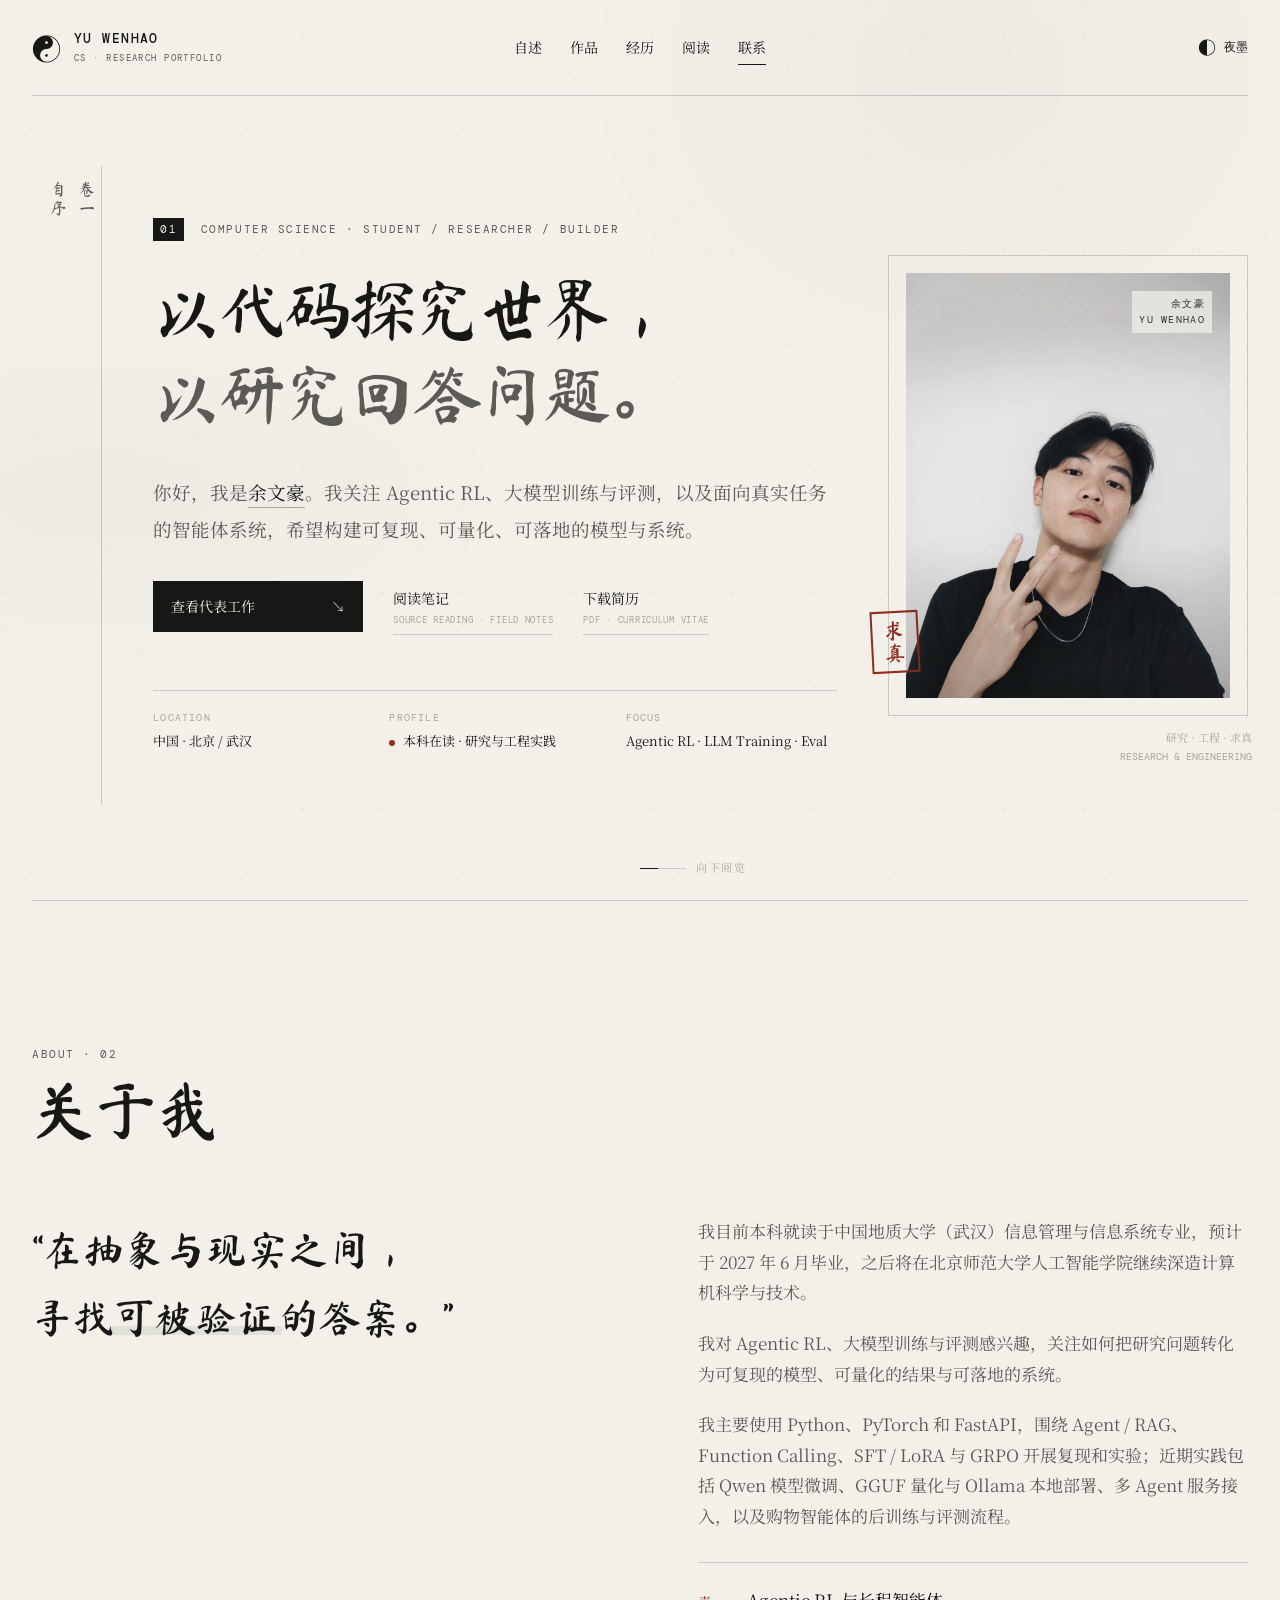
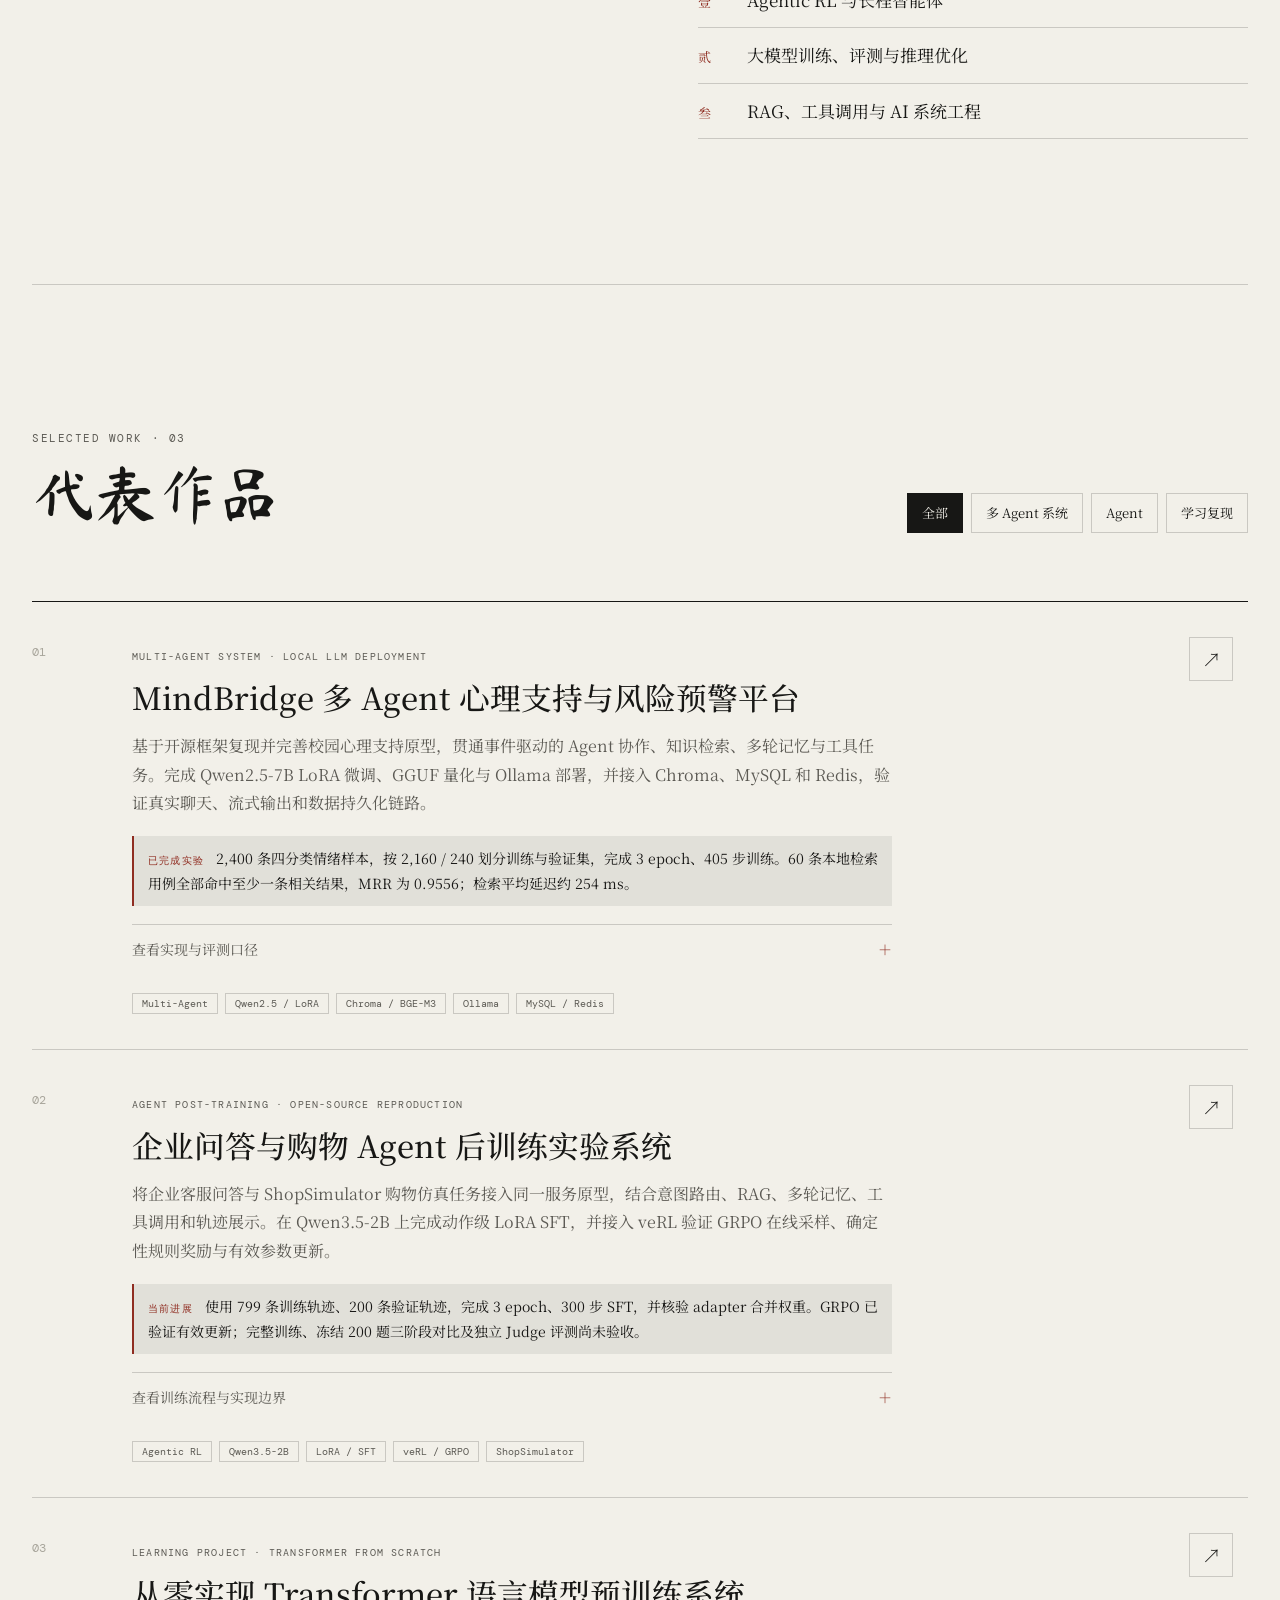
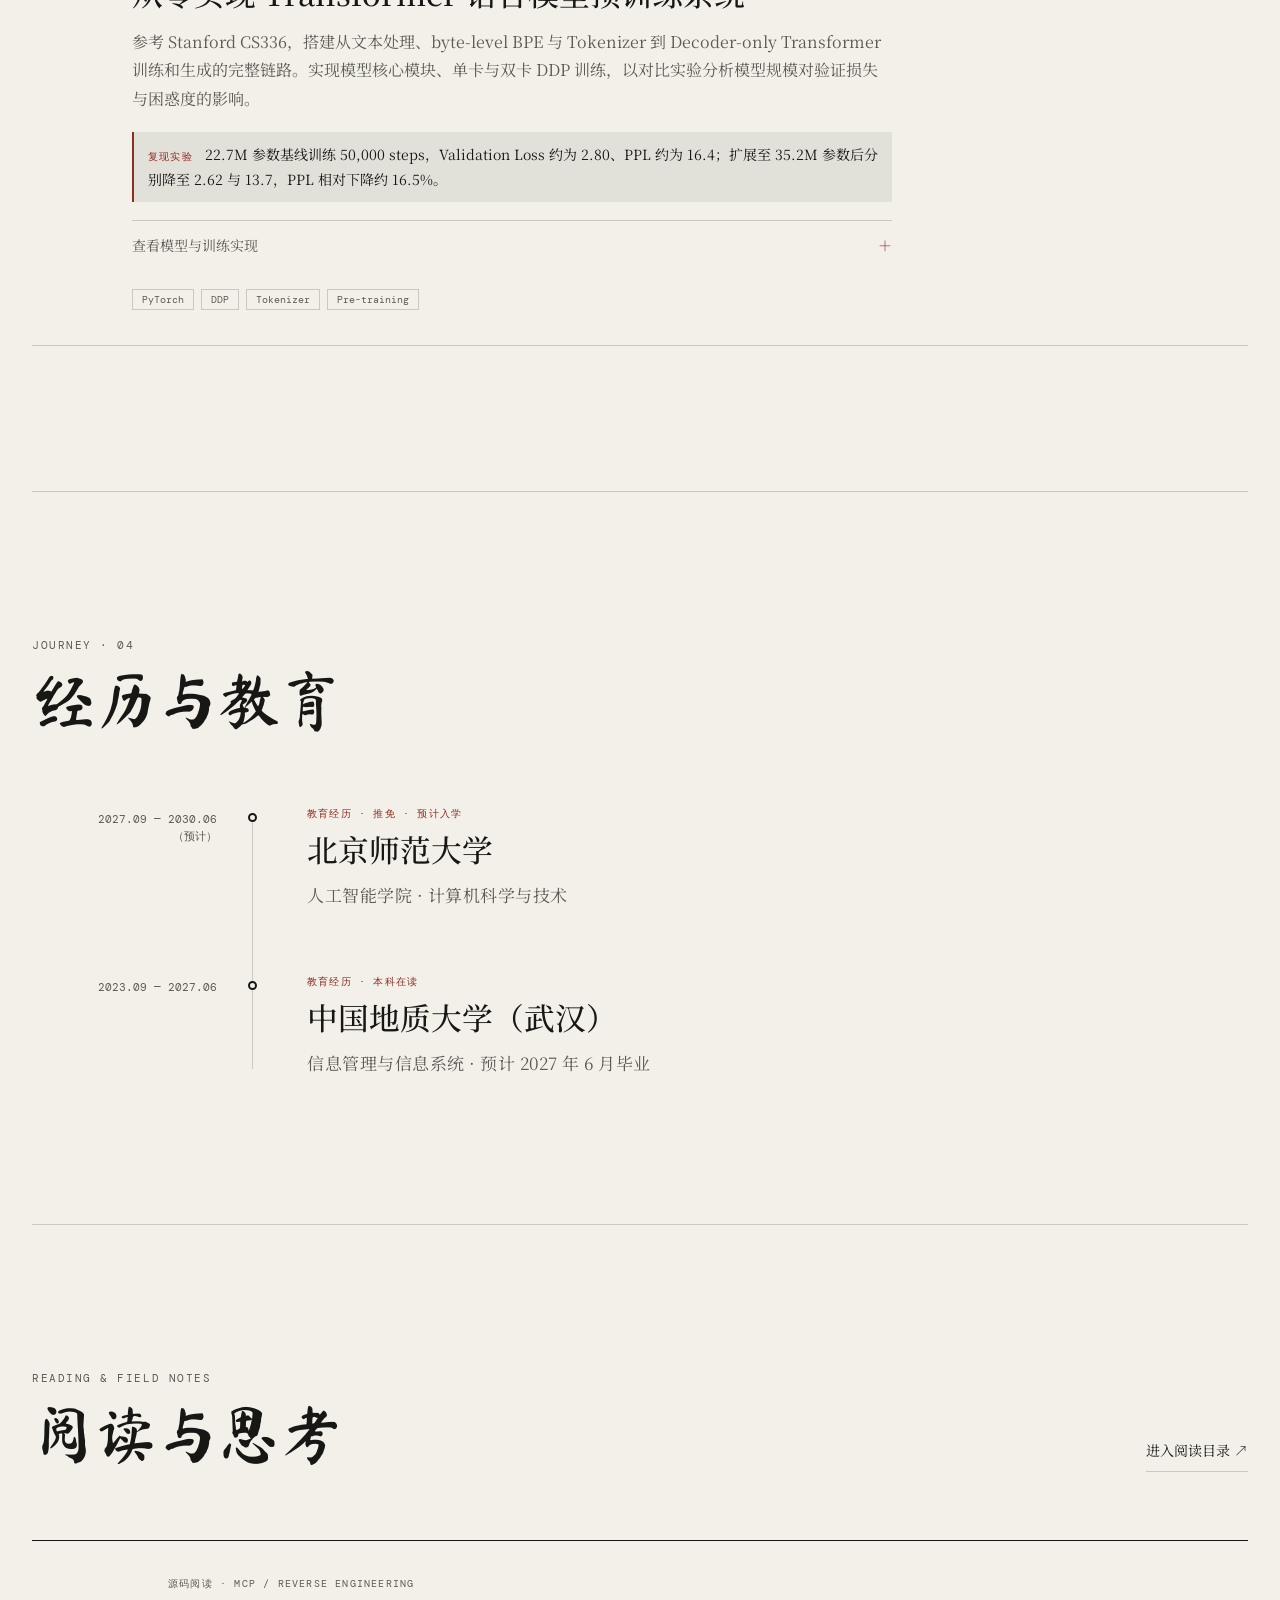
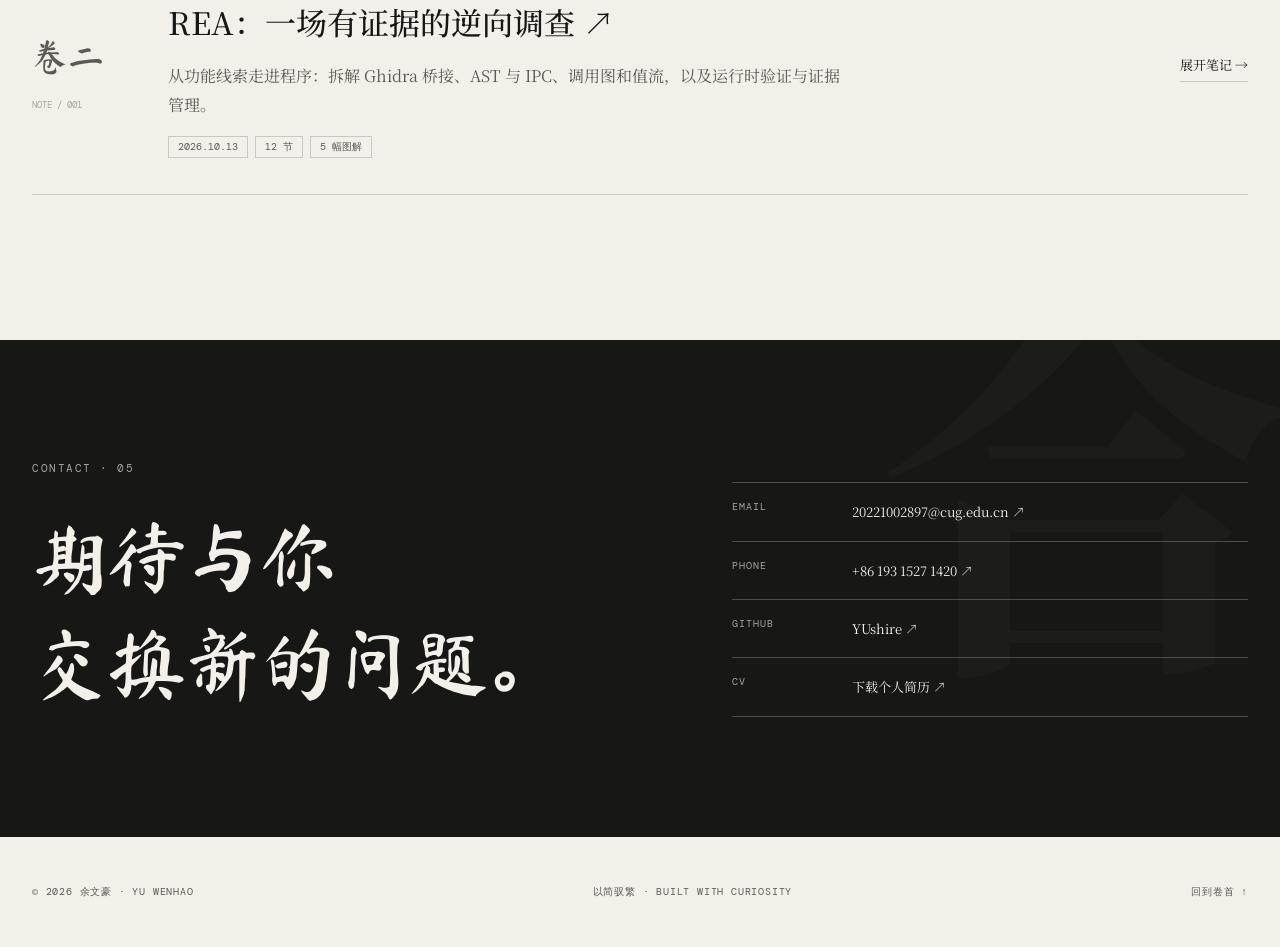
<file: index.html>
<!doctype html>
<html lang="zh-CN" data-theme="paper">
<head>
  <meta charset="UTF-8" />
  <meta name="viewport" content="width=device-width, initial-scale=1.0" />
  <meta name="description" content="余文豪的个人主页：Agentic RL、大模型训练与评测、智能体系统及工程项目。" />
  <meta name="theme-color" content="#f2f0e9" />
  <title>余文豪｜研究与工程</title>
  <link rel="preconnect" href="https://fonts.googleapis.com" />
  <link rel="preconnect" href="https://fonts.gstatic.com" crossorigin />
  <link href="https://fonts.googleapis.com/css2?family=DM+Mono:wght@300;400;500&family=Ma+Shan+Zheng&family=Noto+Serif+SC:wght@400;500;600;700&display=swap" rel="stylesheet" />
  <link rel="icon" type="image/svg+xml" href="data:image/svg+xml,%3Csvg xmlns='http://www.w3.org/2000/svg' viewBox='0 0 64 64'%3E%3Crect width='64' height='64' rx='12' fill='%23131313'/%3E%3Ccircle cx='32' cy='32' r='21' fill='%23f2f0e9'/%3E%3Cpath d='M32 11a10.5 10.5 0 0 1 0 21a10.5 10.5 0 0 0 0 21a21 21 0 0 0 0-42Z' fill='%23131313'/%3E%3Ccircle cx='32' cy='21.5' r='3' fill='%23131313'/%3E%3Ccircle cx='32' cy='42.5' r='3' fill='%23f2f0e9'/%3E%3C/svg%3E" />
  <link rel="stylesheet" href="styles.css?v=20261013-1" />
</head>
<body>
  <a class="skip-link" href="#mainContent">跳到正文</a>
  <div class="reading-progress" aria-hidden="true"><span id="readingBar"></span></div>
  <div class="paper-grain" aria-hidden="true"></div>
  <div class="koi-cursor" id="koiCursor" aria-hidden="true">
    <img class="koi-source" id="koiSprite" src="assets/koi-cursor.png" alt="" draggable="false" />
    <canvas id="koiCanvas"></canvas>
  </div>

  <header class="site-header" id="top">
    <a class="brand" href="#top" aria-label="返回首页">
      <span class="brand-mark" aria-hidden="true">☯</span>
      <span class="brand-text">YU WENHAO<small>CS · RESEARCH PORTFOLIO</small></span>
    </a>

    <button class="nav-toggle" id="navToggle" type="button" aria-expanded="false" aria-controls="siteNav">
      <span></span><span></span><span></span><span class="sr-only">打开导航</span>
    </button>

    <nav class="site-nav" id="siteNav" aria-label="主导航">
      <a href="#about">自述</a>
      <a href="#work">作品</a>
      <a href="#experience">经历</a>
      <a href="reading/">阅读</a>
      <a href="#contact">联系</a>
    </nav>

    <button class="theme-toggle" id="themeToggle" type="button" aria-label="切换明暗主题">
      <span class="theme-icon" aria-hidden="true">◐</span>
      <span class="theme-label">夜墨</span>
    </button>
  </header>

  <main id="mainContent">
    <section class="hero" aria-labelledby="heroTitle">
      <div class="hero-index" aria-hidden="true">卷一<br />自序</div>
      <div class="hero-content reveal">
        <p class="eyebrow"><span>01</span> COMPUTER SCIENCE · STUDENT / RESEARCHER / BUILDER</p>
        <h1 id="heroTitle"><span class="hero-line">以代码探究世界，</span><em class="hero-line">以研究回答问题。</em></h1>
        <p class="hero-intro">你好，我是<span class="fill-in">余文豪</span>。我关注 Agentic RL、大模型训练与评测，以及面向真实任务的智能体系统，希望构建可复现、可量化、可落地的模型与系统。</p>
        <div class="hero-actions">
          <a class="button button-dark" href="#work">查看代表工作 <span aria-hidden="true">↘</span></a>
          <a class="text-link" href="reading/">阅读笔记 <span>SOURCE READING · FIELD NOTES</span></a>
          <a class="text-link" href="assets/cv-20261010.pdf" target="_blank" rel="noopener">下载简历 <span>PDF · CURRICULUM VITAE</span></a>
        </div>
        <dl class="quick-facts" aria-label="个人信息概览">
          <div><dt>LOCATION</dt><dd>中国 · 北京 / 武汉</dd></div>
          <div><dt>PROFILE</dt><dd><i></i> 本科在读 · 研究与工程实践</dd></div>
          <div><dt>FOCUS</dt><dd>Agentic RL · LLM Training · Eval</dd></div>
        </dl>
      </div>

      <aside class="hero-portrait reveal" aria-label="余文豪个人照片">
        <div class="ink-disc">
          <img class="portrait-photo" src="assets/avatar.jpg" alt="余文豪个人照片" />
          <p>余文豪<br />YU WENHAO</p>
        </div>
        <div class="seal" aria-hidden="true">求<br />真</div>
        <p class="portrait-note">研究 · 工程 · 求真<br /><code>RESEARCH &amp; ENGINEERING</code></p>
      </aside>

      <div class="scroll-cue" aria-hidden="true"><span></span>向下阅览</div>
    </section>

    <section class="section about" id="about" aria-labelledby="aboutTitle">
      <header class="section-heading reveal">
        <p>ABOUT · 02</p>
        <h2 id="aboutTitle">关于我</h2>
      </header>
      <div class="about-grid">
        <blockquote class="manifesto reveal">“在抽象与现实之间，<br />寻找<span>可被验证</span>的答案。”</blockquote>
        <div class="about-copy reveal">
          <p>我目前本科就读于中国地质大学（武汉）信息管理与信息系统专业，预计于 2027 年 6 月毕业，之后将在北京师范大学人工智能学院继续深造计算机科学与技术。</p>
          <p>我对 Agentic RL、大模型训练与评测感兴趣，关注如何把研究问题转化为可复现的模型、可量化的结果与可落地的系统。</p>
          <p>我主要使用 Python、PyTorch 和 FastAPI，围绕 Agent / RAG、Function Calling、SFT / LoRA 与 GRPO 开展复现和实验；近期实践包括 Qwen 模型微调、GGUF 量化与 Ollama 本地部署、多 Agent 服务接入，以及购物智能体的后训练与评测流程。</p>
          <ul class="interest-list" aria-label="研究与技术方向">
            <li><span>壹</span> Agentic RL 与长程智能体</li>
            <li><span>贰</span> 大模型训练、评测与推理优化</li>
            <li><span>叁</span> RAG、工具调用与 AI 系统工程</li>
          </ul>
        </div>
      </div>
    </section>

    <section class="section work" id="work" aria-labelledby="workTitle">
      <header class="section-heading section-heading-row reveal">
        <div><p>SELECTED WORK · 03</p><h2 id="workTitle">代表作品</h2></div>
        <div class="filters" role="group" aria-label="筛选作品">
          <button class="filter active" type="button" data-filter="all" aria-pressed="true">全部</button>
          <button class="filter" type="button" data-filter="systems" aria-pressed="false">多 Agent 系统</button>
          <button class="filter" type="button" data-filter="agent" aria-pressed="false">Agent</button>
          <button class="filter" type="button" data-filter="learning" aria-pressed="false">学习复现</button>
        </div>
      </header>

      <div class="project-list" id="projectList">
        <article class="project-card reveal" data-category="systems">
          <div class="project-no">01</div>
          <div class="project-body">
            <p class="project-type">MULTI-AGENT SYSTEM · LOCAL LLM DEPLOYMENT</p>
            <h3>MindBridge 多 Agent 心理支持与风险预警平台</h3>
            <p>基于开源框架复现并完善校园心理支持原型，贯通事件驱动的 Agent 协作、知识检索、多轮记忆与工具任务。完成 Qwen2.5-7B LoRA 微调、GGUF 量化与 Ollama 部署，并接入 Chroma、MySQL 和 Redis，验证真实聊天、流式输出和数据持久化链路。</p>
            <p class="project-result"><strong>已完成实验</strong>2,400 条四分类情绪样本，按 2,160 / 240 划分训练与验证集，完成 3 epoch、405 步训练。60 条本地检索用例全部命中至少一条相关结果，MRR 为 0.9556；检索平均延迟约 254 ms。</p>
            <details class="project-details">
              <summary>查看实现与评测口径 <span aria-hidden="true">＋</span></summary>
              <ul>
                <li><b>协作与可追溯：</b>通过 Runtime / Harness 统一管理输入脱敏、Agent 调用、报告落库和 run trace；使用任务板组织协作产物与风险处理流程。</li>
                <li><b>记忆与检索：</b>Redis 保存短期记忆，MySQL 持久化消息与 trace；以 BGE-M3、Chroma 和 BM25 实现混合检索，结合历史窗口裁剪、摘要压缩和 Skill 加载组织上下文。</li>
                <li><b>训练与本地推理：</b>完成 LoRA 权重合并、GGUF 转换、Q4_K_M 量化及 Ollama 接入；保留 adapter、训练配置、checkpoint 与文件哈希以支持复跑核验。</li>
                <li><b>评测范围：</b>240 条合成验证样本上，微调模型严格输出正确分类标签的比例为 100%，主要反映标签格式遵循。100 条合成风险用例的系统准确率为 81%，高风险召回为 27/30；仍存在漏判，不能据此推断真实心理支持效果。</li>
                <li><b>工程验收：</b>真实全栈检查 42/43 通过，保留一条风险误判；另完成 52 项回归测试及集成启动器。检索命中率采用测试集来源或关键词匹配口径，不等同于回答正确率。</li>
              </ul>
            </details>
            <ul class="tags"><li>Multi-Agent</li><li>Qwen2.5 / LoRA</li><li>Chroma / BGE-M3</li><li>Ollama</li><li>MySQL / Redis</li></ul>
          </div>
          <span class="project-link" aria-hidden="true">↗</span>
        </article>
        <article class="project-card reveal" data-category="agent">
          <div class="project-no">02</div>
          <div class="project-body">
            <p class="project-type">AGENT POST-TRAINING · OPEN-SOURCE REPRODUCTION</p>
            <h3>企业问答与购物 Agent 后训练实验系统</h3>
            <p>将企业客服问答与 ShopSimulator 购物仿真任务接入同一服务原型，结合意图路由、RAG、多轮记忆、工具调用和轨迹展示。在 Qwen3.5-2B 上完成动作级 LoRA SFT，并接入 veRL 验证 GRPO 在线采样、确定性规则奖励与有效参数更新。</p>
            <p class="project-result"><strong>当前进展</strong>使用 799 条训练轨迹、200 条验证轨迹，完成 3 epoch、300 步 SFT，并核验 adapter 合并权重。GRPO 已验证有效更新；完整训练、冻结 200 题三阶段对比及独立 Judge 评测尚未验收。</p>
            <details class="project-details">
              <summary>查看训练流程与实现边界 <span aria-hidden="true">＋</span></summary>
              <ul>
                <li><b>路由与记忆：</b>融合 LLM Few-shot、Embedding 相似度及关键词规则，以加权评分、低置信度澄清和异常降级分流请求；通过 Redis 与 ChromaDB 管理会话状态、知识、历史摘要和用户明确偏好。</li>
                <li><b>轨迹与 SFT：</b>复用开源购物轨迹，按任务 ID 检查训练、验证、测试集交集；仅对 Agent 动作 Token 计算损失，屏蔽用户指令与环境页面，学习合法工具调用。</li>
                <li><b>GRPO：</b>在购物仿真环境在线采样，以品类、预算作为硬约束，对品牌、型号、功能与规格加权计分；过滤无效轨迹、跳过组内同奖励样本，并通过有界重采样获取有效学习信号。训练奖励与 LLM Judge 评分分开处理。</li>
                <li><b>评测与留存：</b>已准备冻结测试任务、统一执行协议、轨迹及训练日志留存、数据哈希和权重合并核验；独立 Judge 的脚本与隔离检查已实现，最终评测待完成。</li>
                <li><b>集成范围：</b>客服与购物共享服务入口、会话状态及轨迹展示；购物后训练作用于购物策略，客服预算状态到购物目标的转换仍需完善，当前定位为复现与实验原型。</li>
              </ul>
            </details>
            <ul class="tags"><li>Agentic RL</li><li>Qwen3.5-2B</li><li>LoRA / SFT</li><li>veRL / GRPO</li><li>ShopSimulator</li></ul>
          </div>
          <span class="project-link" aria-hidden="true">↗</span>
        </article>
        <article class="project-card reveal" data-category="learning">
          <div class="project-no">03</div>
          <div class="project-body">
            <p class="project-type">LEARNING PROJECT · TRANSFORMER FROM SCRATCH</p>
            <h3>从零实现 Transformer 语言模型预训练系统</h3>
            <p>参考 Stanford CS336，搭建从文本处理、byte-level BPE 与 Tokenizer 到 Decoder-only Transformer 训练和生成的完整链路。实现模型核心模块、单卡与双卡 DDP 训练，以对比实验分析模型规模对验证损失与困惑度的影响。</p>
            <p class="project-result"><strong>复现实验</strong>22.7M 参数基线训练 50,000 steps，Validation Loss 约为 2.80、PPL 约为 16.4；扩展至 35.2M 参数后分别降至 2.62 与 13.7，PPL 相对下降约 16.5%。</p>
            <details class="project-details">
              <summary>查看模型与训练实现 <span aria-hidden="true">＋</span></summary>
              <ul>
                <li><b>数据：</b>实现 BPE 训练及 Tokenizer 编解码，支持 UTF-8 字节回退、特殊 Token、流式编码和多进程分块；通过紧凑 Token ID 文件与 memmap 降低语料加载的内存占用。</li>
                <li><b>模型：</b>实现 Linear、Embedding、RMSNorm、RoPE、因果多头注意力和 SwiGLU，采用 Pre-Norm 与残差结构，并实现交叉熵损失与 AdamW。</li>
                <li><b>训练：</b>集成 warmup + cosine 学习率调度、梯度裁剪、checkpoint 恢复和 W&amp;B 指标监控；比较 4 层与 8 层 Transformer、不同注意力头配置下的模型表现。</li>
              </ul>
            </details>
            <ul class="tags"><li>PyTorch</li><li>DDP</li><li>Tokenizer</li><li>Pre-training</li></ul>
          </div>
          <span class="project-link" aria-hidden="true">↗</span>
        </article>
      </div>
    </section>

    <section class="section experience" id="experience" aria-labelledby="experienceTitle">
      <header class="section-heading reveal"><p>JOURNEY · 04</p><h2 id="experienceTitle">经历与教育</h2></header>
      <div class="timeline">
        <article class="timeline-item reveal">
          <div class="timeline-date">2027.09 — 2030.06<br />（预计）</div>
          <div class="timeline-dot" aria-hidden="true"></div>
          <div class="timeline-content"><p>教育经历 · 推免 · 预计入学</p><h3>北京师范大学</h3><div class="timeline-major">人工智能学院 · 计算机科学与技术</div></div>
        </article>
        <article class="timeline-item reveal">
          <div class="timeline-date">2023.09 — 2027.06</div>
          <div class="timeline-dot" aria-hidden="true"></div>
          <div class="timeline-content"><p>教育经历 · 本科在读</p><h3>中国地质大学（武汉）</h3><div class="timeline-major">信息管理与信息系统 · 预计 2027 年 6 月毕业</div></div>
        </article>
      </div>
    </section>

    <section class="section reading-preview" id="reading" aria-labelledby="readingTitle"><header class="section-heading section-heading-row reveal"><div><p>READING &amp; FIELD NOTES</p><h2 id="readingTitle">阅读与思考</h2></div><a class="text-link" href="reading/">进入阅读目录 ↗</a></header><div class="home-note reveal"><div class="home-note-index">卷二<small>NOTE / 001</small></div><div><p class="project-type">源码阅读 · MCP / REVERSE ENGINEERING</p><h3><a href="reading/rea/">REA：一场有证据的逆向调查 ↗</a></h3><p>从功能线索走进程序：拆解 Ghidra 桥接、AST 与 IPC、调用图和值流，以及运行时验证与证据管理。</p><ul class="tags"><li>2026.10.13</li><li>12 节</li><li>5 幅图解</li></ul></div><a class="home-note-action" href="reading/rea/">展开笔记 →</a></div></section>

    <section class="contact" id="contact" aria-labelledby="contactTitle">
      <div class="contact-mark" aria-hidden="true">合</div>
      <div class="contact-copy reveal">
        <p>CONTACT · 05</p>
        <h2 id="contactTitle">期待与你<br />交换新的问题。</h2>
      </div>
      <div class="contact-links reveal">
        <a href="mailto:20221002897@cug.edu.cn"><span>EMAIL</span> 20221002897@cug.edu.cn ↗</a>
        <a href="tel:+8619315271420"><span>PHONE</span> +86 193 1527 1420 ↗</a>
        <a href="https://github.com/YUshire" target="_blank" rel="noopener"><span>GITHUB</span> YUshire ↗</a>
        <a href="assets/cv-20261010.pdf" target="_blank" rel="noopener"><span>CV</span> 下载个人简历 ↗</a>
      </div>
    </section>
  </main>

  <footer class="site-footer">
    <p>© <span id="year"></span> 余文豪 · YU WENHAO</p>
    <p>以简驭繁 · BUILT WITH CURIOSITY</p>
    <a href="#top">回到卷首 ↑</a>
  </footer>

  <div class="toast" id="toast" role="status" aria-live="polite">此链接将在填入真实内容后启用</div>
  <script src="script.js?v=20260929-3"></script>
  <script src="koi-motion.js?v=20260929-3"></script>
  <script src="koi-cursor.js?v=20260929-3"></script>
</body>
</html>
</file>
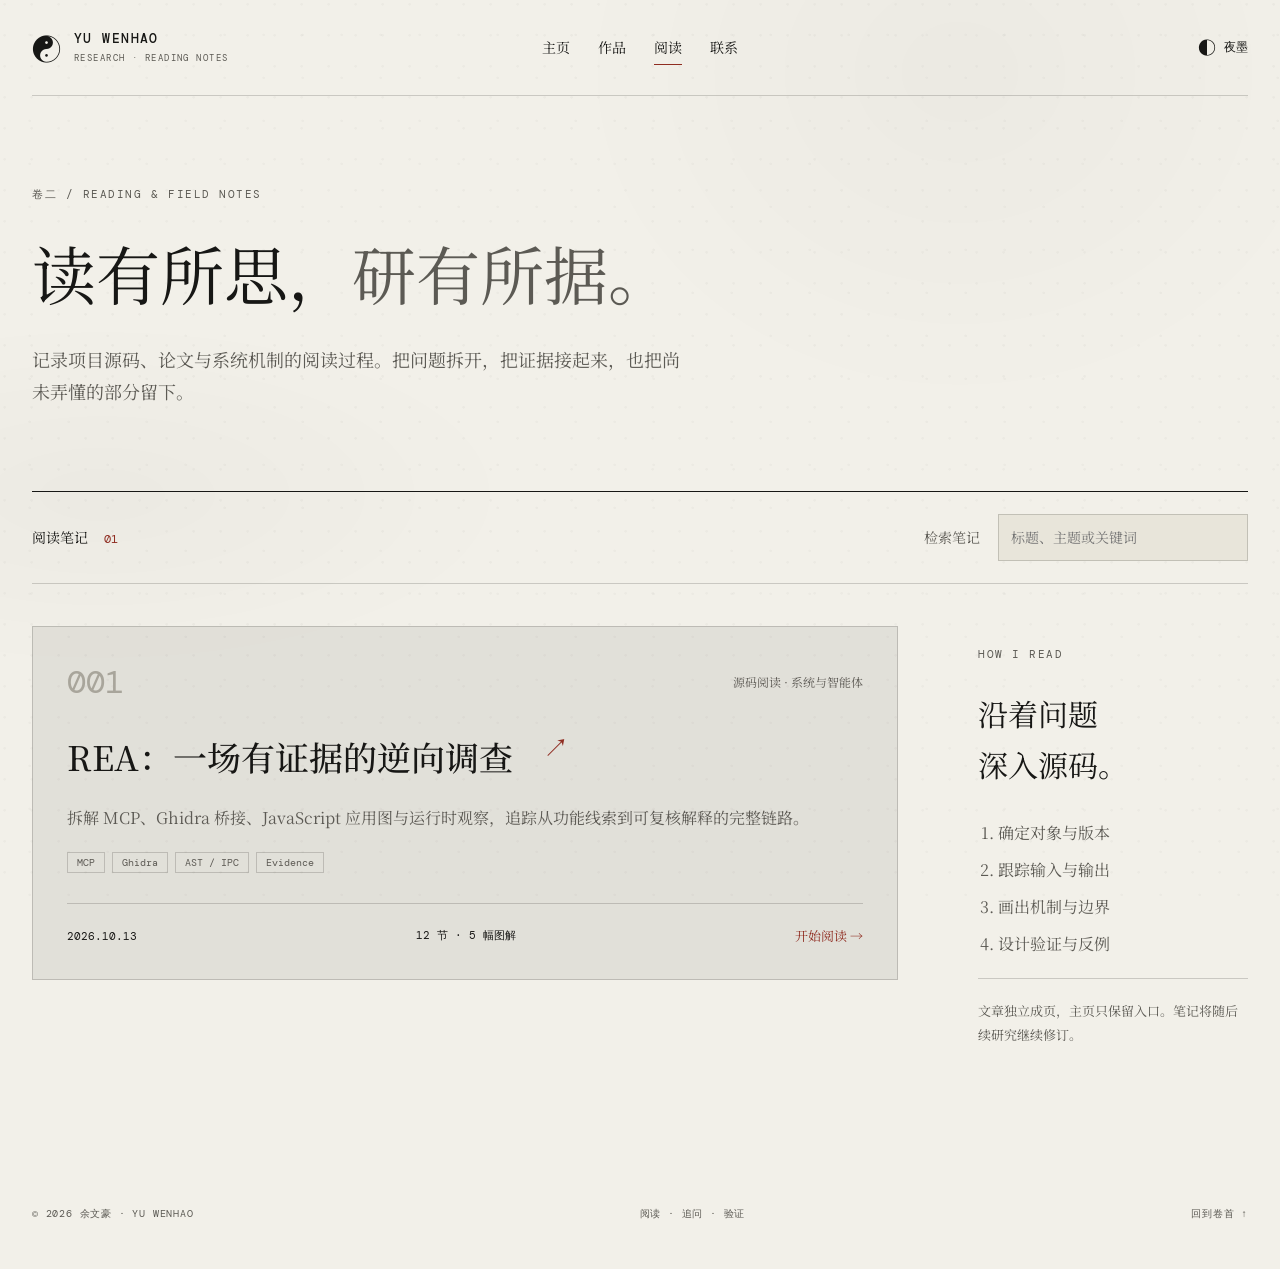
<file: reading/index.html>
<!doctype html>
<html lang="zh-CN" data-theme="paper"><head><meta charset="UTF-8"/><meta name="viewport" content="width=device-width, initial-scale=1"/><meta name="description" content="余文豪的阅读笔记：项目源码、论文与系统机制，附图解、证据和研究练习。"/><meta name="theme-color" content="#f2f0e9"/><title>阅读｜余文豪</title><link rel="icon" href="../assets/reading/reading-mark.svg" type="image/svg+xml"/><link rel="preconnect" href="https://fonts.googleapis.com"/><link rel="preconnect" href="https://fonts.gstatic.com" crossorigin/><link href="https://fonts.googleapis.com/css2?family=DM+Mono:wght@400;500&family=Noto+Serif+SC:wght@400;500;600;700&display=swap" rel="stylesheet"/><link rel="stylesheet" href="../styles.css?v=20261013-1"/><link rel="stylesheet" href="../reading.css?v=20261013-1"/></head>
<body class="reading-page"><a class="skip-link" href="#mainContent">跳到正文</a><div class="reading-progress" aria-hidden="true"><span id="readingBar"></span></div><div class="paper-grain" aria-hidden="true"></div>
<header class="site-header" id="top"><a class="brand" href="../index.html"><span class="brand-mark" aria-hidden="true">☯</span><span class="brand-text">YU WENHAO<small>RESEARCH · READING NOTES</small></span></a><button class="nav-toggle" id="navToggle" type="button" aria-expanded="false" aria-controls="siteNav"><span></span><span></span><span></span><span class="sr-only">打开导航</span></button><nav class="site-nav" id="siteNav" aria-label="主导航"><a href="../index.html">主页</a><a href="../index.html#work">作品</a><a href="../reading/" aria-current="page">阅读</a><a href="../index.html#contact">联系</a></nav><button class="theme-toggle" id="themeToggle" type="button" aria-label="切换明暗主题"><span class="theme-icon" aria-hidden="true">◐</span><span class="theme-label">夜墨</span></button></header>
<main id="mainContent" class="reading-library"><div class="library-heading"><p class="eyebrow">卷二 / READING &amp; FIELD NOTES</p><h1>读有所思，<em>研有所据。</em></h1><p>记录项目源码、论文与系统机制的阅读过程。把问题拆开，把证据接起来，也把尚未弄懂的部分留下。</p></div><div class="library-toolbar"><span>阅读笔记 <b>01</b></span><label class="note-search">检索笔记 <input id="noteSearch" type="search" placeholder="标题、主题或关键词" autocomplete="off"/></label></div><div class="note-grid"><article class="note-card" data-note="REA MCP 逆向工程 Ghidra Electron AST 证据 系统 源码"><div class="note-card-top"><span class="note-number">001</span><span class="note-kind">源码阅读 · 系统与智能体</span></div><a class="note-title" href="rea/"><h2>REA：一场有证据的逆向调查</h2><span aria-hidden="true">↗</span></a><p>拆解 MCP、Ghidra 桥接、JavaScript 应用图与运行时观察，追踪从功能线索到可复核解释的完整链路。</p><ul class="tags"><li>MCP</li><li>Ghidra</li><li>AST / IPC</li><li>Evidence</li></ul><div class="note-card-bottom"><time datetime="2026-10-13">2026.10.13</time><span>12 节 · 5 幅图解</span><a href="rea/">开始阅读 →</a></div></article><aside class="library-margin"><p class="eyebrow">HOW I READ</p><h2>沿着问题<br>深入源码。</h2><ol><li>确定对象与版本</li><li>跟踪输入与输出</li><li>画出机制与边界</li><li>设计验证与反例</li></ol><p>文章独立成页，主页只保留入口。笔记将随后续研究继续修订。</p></aside></div><p id="noNotes" class="empty-notes" role="status" hidden>没有匹配的笔记。试试 “MCP”“Ghidra” 或 “证据”。</p></main>
<footer class="site-footer"><p>© <span id="year">2026</span> 余文豪 · YU WENHAO</p><p>阅读 · 追问 · 验证</p><a href="#top">回到卷首 ↑</a></footer><script src="../reading.js?v=20261013-1"></script></body></html>
</file>
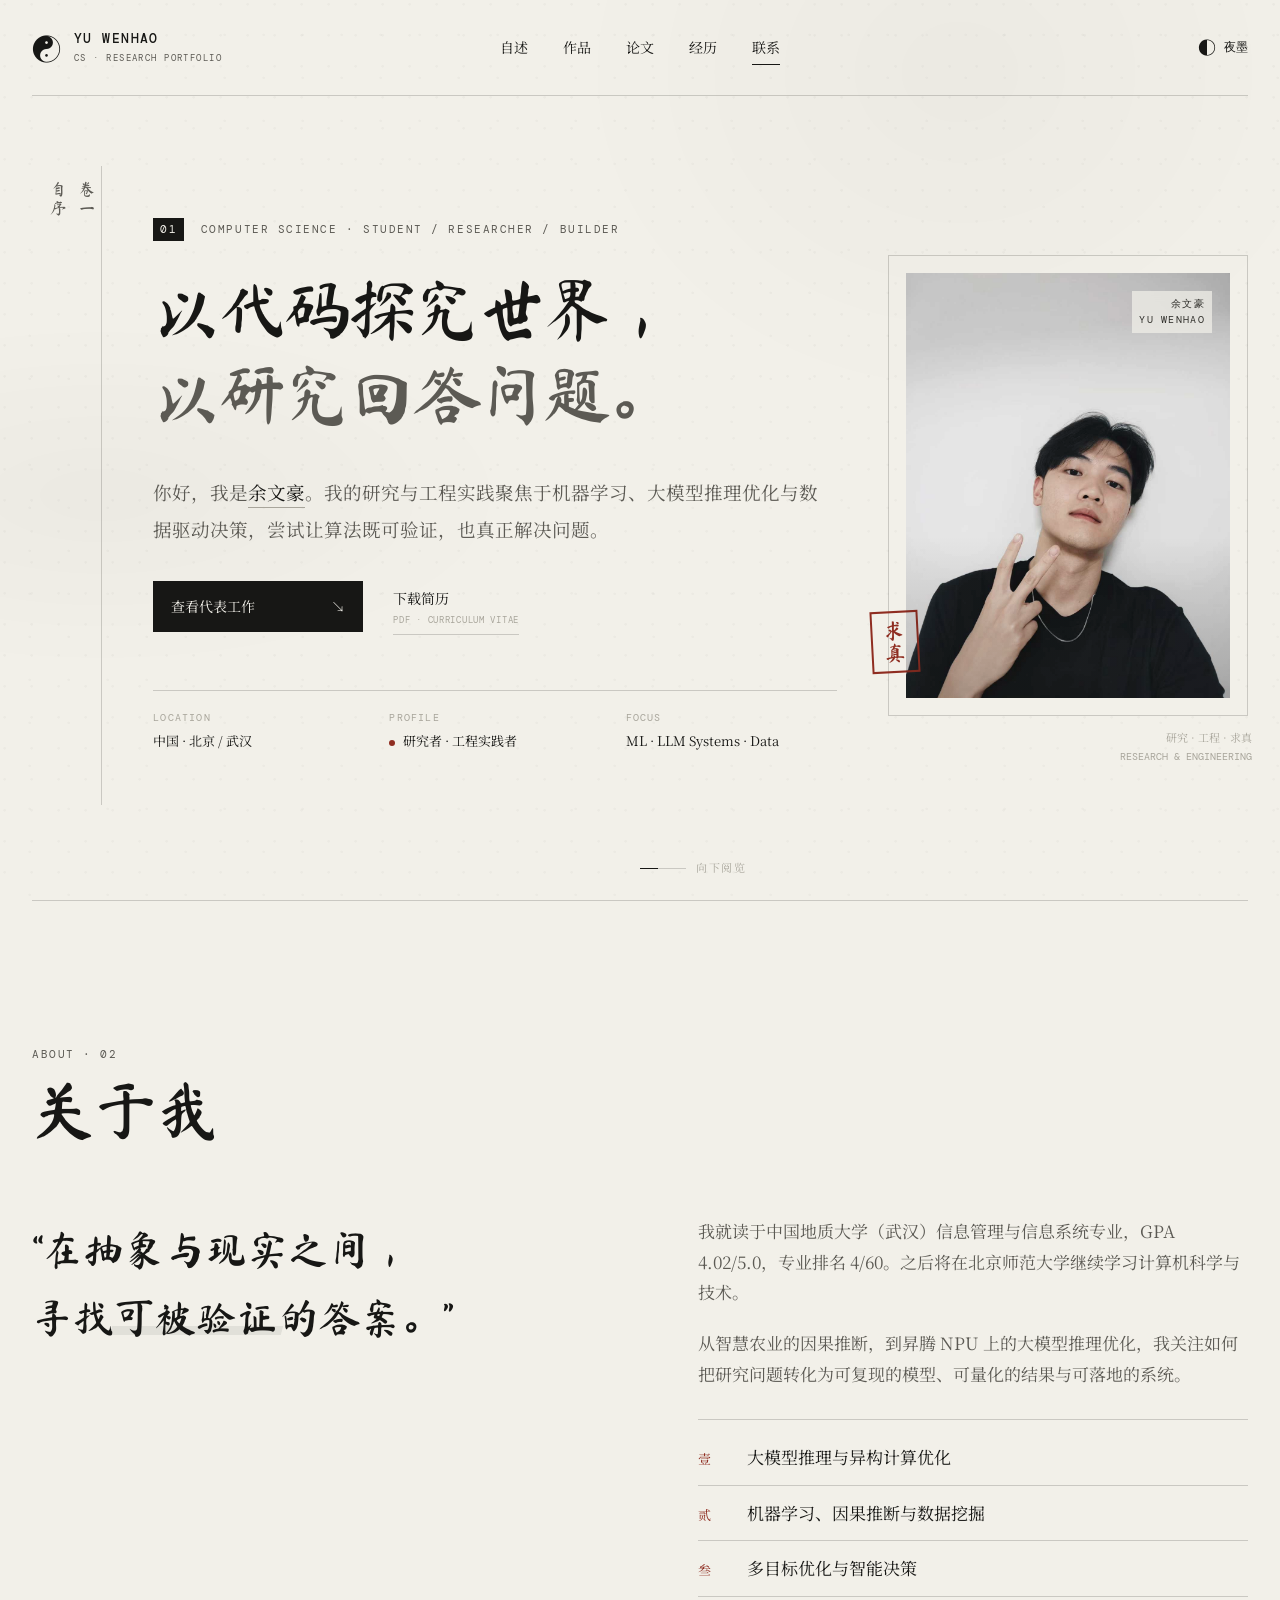
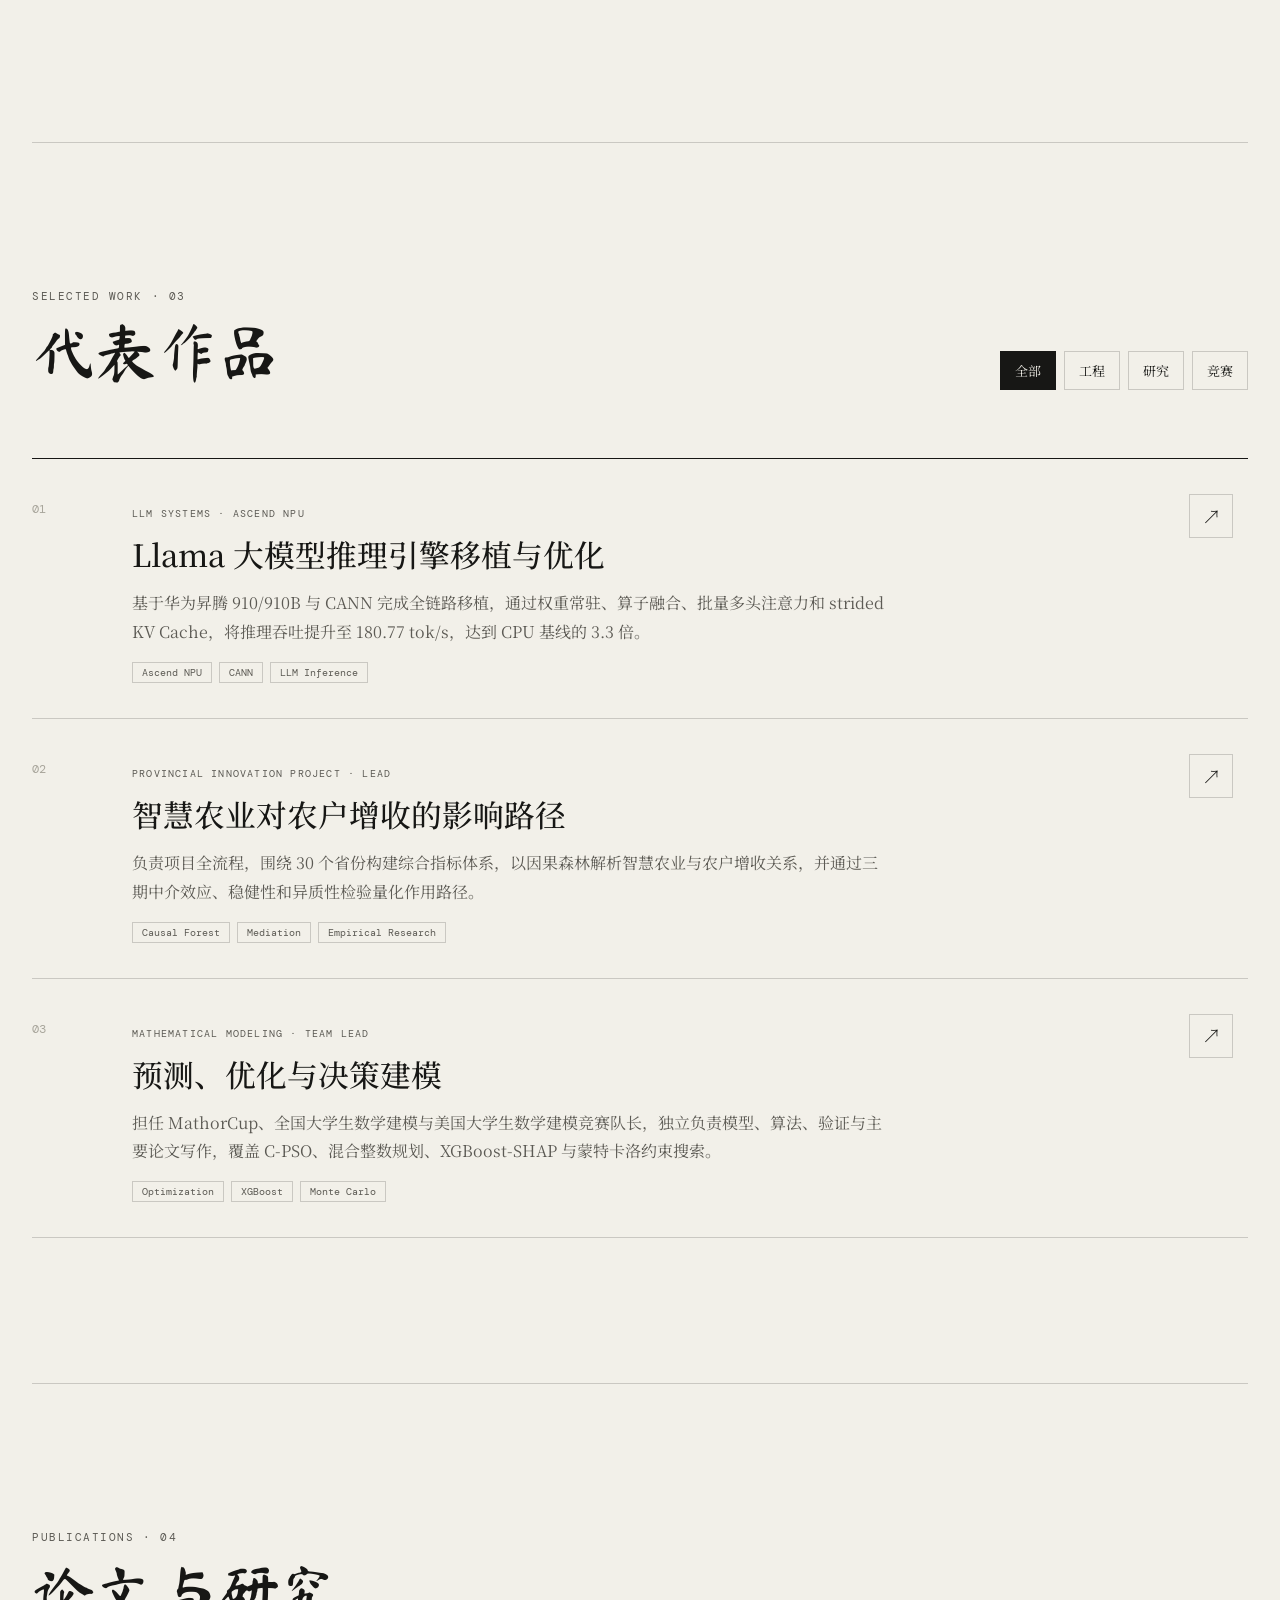
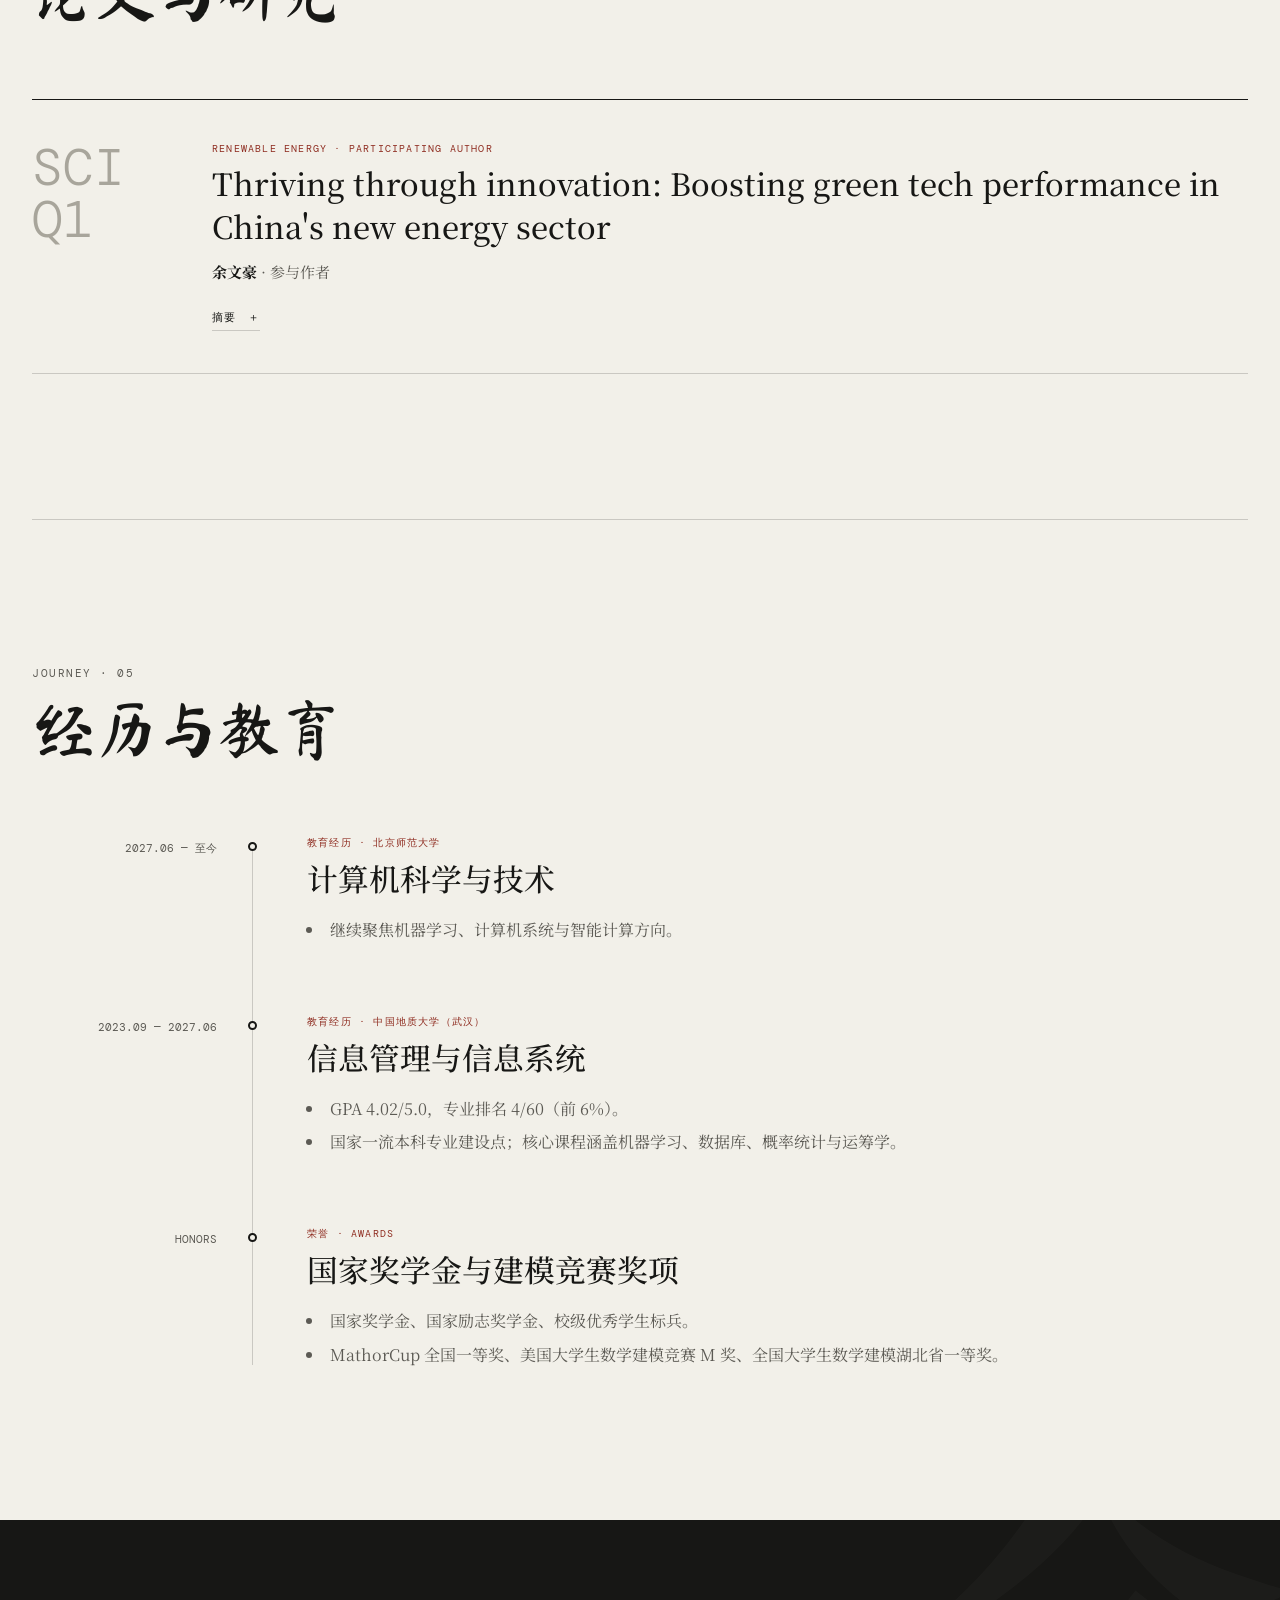
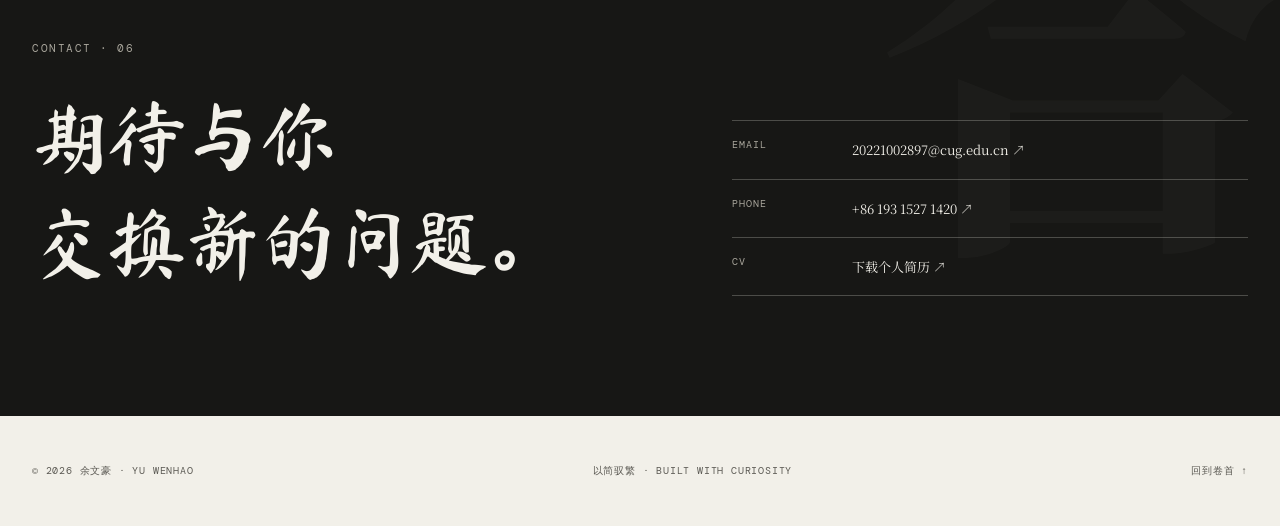
<file: outputs/personal-site/index.html>
<!doctype html>
<html lang="zh-CN" data-theme="paper">
<head>
  <meta charset="UTF-8" />
  <meta name="viewport" content="width=device-width, initial-scale=1.0" />
  <meta name="description" content="余文豪的个人主页：机器学习研究、大模型推理优化、论文与项目经历。" />
  <meta name="theme-color" content="#f2f0e9" />
  <title>余文豪｜研究与工程</title>
  <link rel="preconnect" href="https://fonts.googleapis.com" />
  <link rel="preconnect" href="https://fonts.gstatic.com" crossorigin />
  <link href="https://fonts.googleapis.com/css2?family=DM+Mono:wght@300;400;500&family=Ma+Shan+Zheng&family=Noto+Serif+SC:wght@400;500;600;700&display=swap" rel="stylesheet" />
  <link rel="icon" type="image/svg+xml" href="data:image/svg+xml,%3Csvg xmlns='http://www.w3.org/2000/svg' viewBox='0 0 64 64'%3E%3Crect width='64' height='64' rx='12' fill='%23131313'/%3E%3Ccircle cx='32' cy='32' r='21' fill='%23f2f0e9'/%3E%3Cpath d='M32 11a10.5 10.5 0 0 1 0 21a10.5 10.5 0 0 0 0 21a21 21 0 0 0 0-42Z' fill='%23131313'/%3E%3Ccircle cx='32' cy='21.5' r='3' fill='%23131313'/%3E%3Ccircle cx='32' cy='42.5' r='3' fill='%23f2f0e9'/%3E%3C/svg%3E" />
  <link rel="stylesheet" href="styles.css" />
</head>
<body>
  <div class="reading-progress" aria-hidden="true"><span id="readingBar"></span></div>
  <div class="paper-grain" aria-hidden="true"></div>
  <div class="koi-cursor" id="koiCursor" aria-hidden="true">
    <img class="koi-source" id="koiSprite" src="assets/koi-cursor.png" alt="" draggable="false" />
    <canvas id="koiCanvas"></canvas>
  </div>

  <header class="site-header" id="top">
    <a class="brand" href="#top" aria-label="返回首页">
      <span class="brand-mark" aria-hidden="true">☯</span>
      <span class="brand-text">YU WENHAO<small>CS · RESEARCH PORTFOLIO</small></span>
    </a>

    <button class="nav-toggle" id="navToggle" type="button" aria-expanded="false" aria-controls="siteNav">
      <span></span><span></span><span></span><span class="sr-only">打开导航</span>
    </button>

    <nav class="site-nav" id="siteNav" aria-label="主导航">
      <a href="#about">自述</a>
      <a href="#work">作品</a>
      <a href="#publications">论文</a>
      <a href="#experience">经历</a>
      <a href="#contact">联系</a>
    </nav>

    <button class="theme-toggle" id="themeToggle" type="button" aria-label="切换明暗主题">
      <span class="theme-icon" aria-hidden="true">◐</span>
      <span class="theme-label">夜墨</span>
    </button>
  </header>

  <main>
    <section class="hero" aria-labelledby="heroTitle">
      <div class="hero-index" aria-hidden="true">卷一<br />自序</div>
      <div class="hero-content reveal">
        <p class="eyebrow"><span>01</span> COMPUTER SCIENCE · STUDENT / RESEARCHER / BUILDER</p>
        <h1 id="heroTitle"><span class="hero-line">以代码探究世界，</span><em class="hero-line">以研究回答问题。</em></h1>
        <p class="hero-intro">你好，我是<span class="fill-in">余文豪</span>。我的研究与工程实践聚焦于机器学习、大模型推理优化与数据驱动决策，尝试让算法既可验证，也真正解决问题。</p>
        <div class="hero-actions">
          <a class="button button-dark" href="#work">查看代表工作 <span aria-hidden="true">↘</span></a>
          <a class="text-link" href="assets/cv.pdf" target="_blank">下载简历 <span>PDF · CURRICULUM VITAE</span></a>
        </div>
        <dl class="quick-facts" aria-label="个人信息概览">
          <div><dt>LOCATION</dt><dd>中国 · 北京 / 武汉</dd></div>
          <div><dt>PROFILE</dt><dd><i></i> 研究者 · 工程实践者</dd></div>
          <div><dt>FOCUS</dt><dd>ML · LLM Systems · Data</dd></div>
        </dl>
      </div>

      <aside class="hero-portrait reveal" aria-label="余文豪个人照片">
        <div class="ink-disc">
          <img class="portrait-photo" src="assets/avatar.jpg" alt="余文豪个人照片" />
          <p>余文豪<br />YU WENHAO</p>
        </div>
        <div class="seal" aria-hidden="true">求<br />真</div>
        <p class="portrait-note">研究 · 工程 · 求真<br /><code>RESEARCH &amp; ENGINEERING</code></p>
      </aside>

      <div class="scroll-cue" aria-hidden="true"><span></span>向下阅览</div>
    </section>

    <section class="section about" id="about" aria-labelledby="aboutTitle">
      <header class="section-heading reveal">
        <p>ABOUT · 02</p>
        <h2 id="aboutTitle">关于我</h2>
      </header>
      <div class="about-grid">
        <blockquote class="manifesto reveal">“在抽象与现实之间，<br />寻找<span>可被验证</span>的答案。”</blockquote>
        <div class="about-copy reveal">
          <p>我就读于中国地质大学（武汉）信息管理与信息系统专业，GPA 4.02/5.0，专业排名 4/60。之后将在北京师范大学继续学习计算机科学与技术。</p>
          <p>从智慧农业的因果推断，到昇腾 NPU 上的大模型推理优化，我关注如何把研究问题转化为可复现的模型、可量化的结果与可落地的系统。</p>
          <ul class="interest-list" aria-label="研究兴趣">
            <li><span>壹</span> 大模型推理与异构计算优化</li>
            <li><span>贰</span> 机器学习、因果推断与数据挖掘</li>
            <li><span>叁</span> 多目标优化与智能决策</li>
          </ul>
        </div>
      </div>
    </section>

    <section class="section work" id="work" aria-labelledby="workTitle">
      <header class="section-heading section-heading-row reveal">
        <div><p>SELECTED WORK · 03</p><h2 id="workTitle">代表作品</h2></div>
        <div class="filters" role="group" aria-label="筛选作品">
          <button class="filter active" type="button" data-filter="all" aria-pressed="true">全部</button>
          <button class="filter" type="button" data-filter="engineering" aria-pressed="false">工程</button>
          <button class="filter" type="button" data-filter="research" aria-pressed="false">研究</button>
          <button class="filter" type="button" data-filter="competition" aria-pressed="false">竞赛</button>
        </div>
      </header>

      <div class="project-list" id="projectList">
        <article class="project-card reveal" data-category="engineering">
          <div class="project-no">01</div>
          <div class="project-body">
            <p class="project-type">LLM SYSTEMS · ASCEND NPU</p>
            <h3>Llama 大模型推理引擎移植与优化</h3>
            <p>基于华为昇腾 910/910B 与 CANN 完成全链路移植，通过权重常驻、算子融合、批量多头注意力和 strided KV Cache，将推理吞吐提升至 180.77 tok/s，达到 CPU 基线的 3.3 倍。</p>
            <ul class="tags"><li>Ascend NPU</li><li>CANN</li><li>LLM Inference</li></ul>
          </div>
          <span class="project-link" aria-hidden="true">↗</span>
        </article>
        <article class="project-card reveal" data-category="research">
          <div class="project-no">02</div>
          <div class="project-body">
            <p class="project-type">PROVINCIAL INNOVATION PROJECT · LEAD</p>
            <h3>智慧农业对农户增收的影响路径</h3>
            <p>负责项目全流程，围绕 30 个省份构建综合指标体系，以因果森林解析智慧农业与农户增收关系，并通过三期中介效应、稳健性和异质性检验量化作用路径。</p>
            <ul class="tags"><li>Causal Forest</li><li>Mediation</li><li>Empirical Research</li></ul>
          </div>
          <span class="project-link" aria-hidden="true">↗</span>
        </article>
        <article class="project-card reveal" data-category="competition">
          <div class="project-no">03</div>
          <div class="project-body">
            <p class="project-type">MATHEMATICAL MODELING · TEAM LEAD</p>
            <h3>预测、优化与决策建模</h3>
            <p>担任 MathorCup、全国大学生数学建模与美国大学生数学建模竞赛队长，独立负责模型、算法、验证与主要论文写作，覆盖 C-PSO、混合整数规划、XGBoost-SHAP 与蒙特卡洛约束搜索。</p>
            <ul class="tags"><li>Optimization</li><li>XGBoost</li><li>Monte Carlo</li></ul>
          </div>
          <span class="project-link" aria-hidden="true">↗</span>
        </article>
      </div>
    </section>

    <section class="section publications" id="publications" aria-labelledby="pubTitle">
      <header class="section-heading reveal">
        <p>PUBLICATIONS · 04</p>
        <h2 id="pubTitle">论文与研究</h2>
      </header>
      <div class="publication-list">
        <article class="publication reveal">
          <div class="pub-year">SCI Q1</div>
          <div class="pub-main">
            <p class="pub-venue">RENEWABLE ENERGY · PARTICIPATING AUTHOR</p>
            <h3>Thriving through innovation: Boosting green tech performance in China's new energy sector</h3>
            <p class="authors"><strong>余文豪</strong> · 参与作者</p>
            <div class="pub-actions">
              <button class="abstract-toggle" type="button" aria-expanded="false">摘要 <span>＋</span></button>
            </div>
            <div class="abstract" hidden><p>参与前期数据与文献整理、GA-BP 神经网络框架搭建和调参优化，并完成主要科研绘图、文稿翻译与审核校对，覆盖论文研究与写作的完整流程。</p></div>
          </div>
        </article>
      </div>
    </section>

    <section class="section experience" id="experience" aria-labelledby="experienceTitle">
      <header class="section-heading reveal"><p>JOURNEY · 05</p><h2 id="experienceTitle">经历与教育</h2></header>
      <div class="timeline">
        <article class="timeline-item reveal">
          <div class="timeline-date">2027.06 — 至今</div>
          <div class="timeline-dot" aria-hidden="true"></div>
          <div class="timeline-content"><p>教育经历 · 北京师范大学</p><h3>计算机科学与技术</h3><ul><li>继续聚焦机器学习、计算机系统与智能计算方向。</li></ul></div>
        </article>
        <article class="timeline-item reveal">
          <div class="timeline-date">2023.09 — 2027.06</div>
          <div class="timeline-dot" aria-hidden="true"></div>
          <div class="timeline-content"><p>教育经历 · 中国地质大学（武汉）</p><h3>信息管理与信息系统</h3><ul><li>GPA 4.02/5.0，专业排名 4/60（前 6%）。</li><li>国家一流本科专业建设点；核心课程涵盖机器学习、数据库、概率统计与运筹学。</li></ul></div>
        </article>
        <article class="timeline-item reveal">
          <div class="timeline-date">HONORS</div>
          <div class="timeline-dot" aria-hidden="true"></div>
          <div class="timeline-content"><p>荣誉 · AWARDS</p><h3>国家奖学金与建模竞赛奖项</h3><ul><li>国家奖学金、国家励志奖学金、校级优秀学生标兵。</li><li>MathorCup 全国一等奖、美国大学生数学建模竞赛 M 奖、全国大学生数学建模湖北省一等奖。</li></ul></div>
        </article>
      </div>
    </section>

    <section class="contact" id="contact" aria-labelledby="contactTitle">
      <div class="contact-mark" aria-hidden="true">合</div>
      <div class="contact-copy reveal">
        <p>CONTACT · 06</p>
        <h2 id="contactTitle">期待与你<br />交换新的问题。</h2>
      </div>
      <div class="contact-links reveal">
        <a href="mailto:20221002897@cug.edu.cn"><span>EMAIL</span> 20221002897@cug.edu.cn ↗</a>
        <a href="tel:+8619315271420"><span>PHONE</span> +86 193 1527 1420 ↗</a>
        <a href="assets/cv.pdf" target="_blank"><span>CV</span> 下载个人简历 ↗</a>
      </div>
    </section>
  </main>

  <footer class="site-footer">
    <p>© <span id="year"></span> 余文豪 · YU WENHAO</p>
    <p>以简驭繁 · BUILT WITH CURIOSITY</p>
    <a href="#top">回到卷首 ↑</a>
  </footer>

  <div class="toast" id="toast" role="status" aria-live="polite">此链接将在填入真实内容后启用</div>
  <script src="script.js"></script>
  <script src="koi-motion.js"></script>
  <script src="koi-cursor.js"></script>
</body>
</html>
</file>
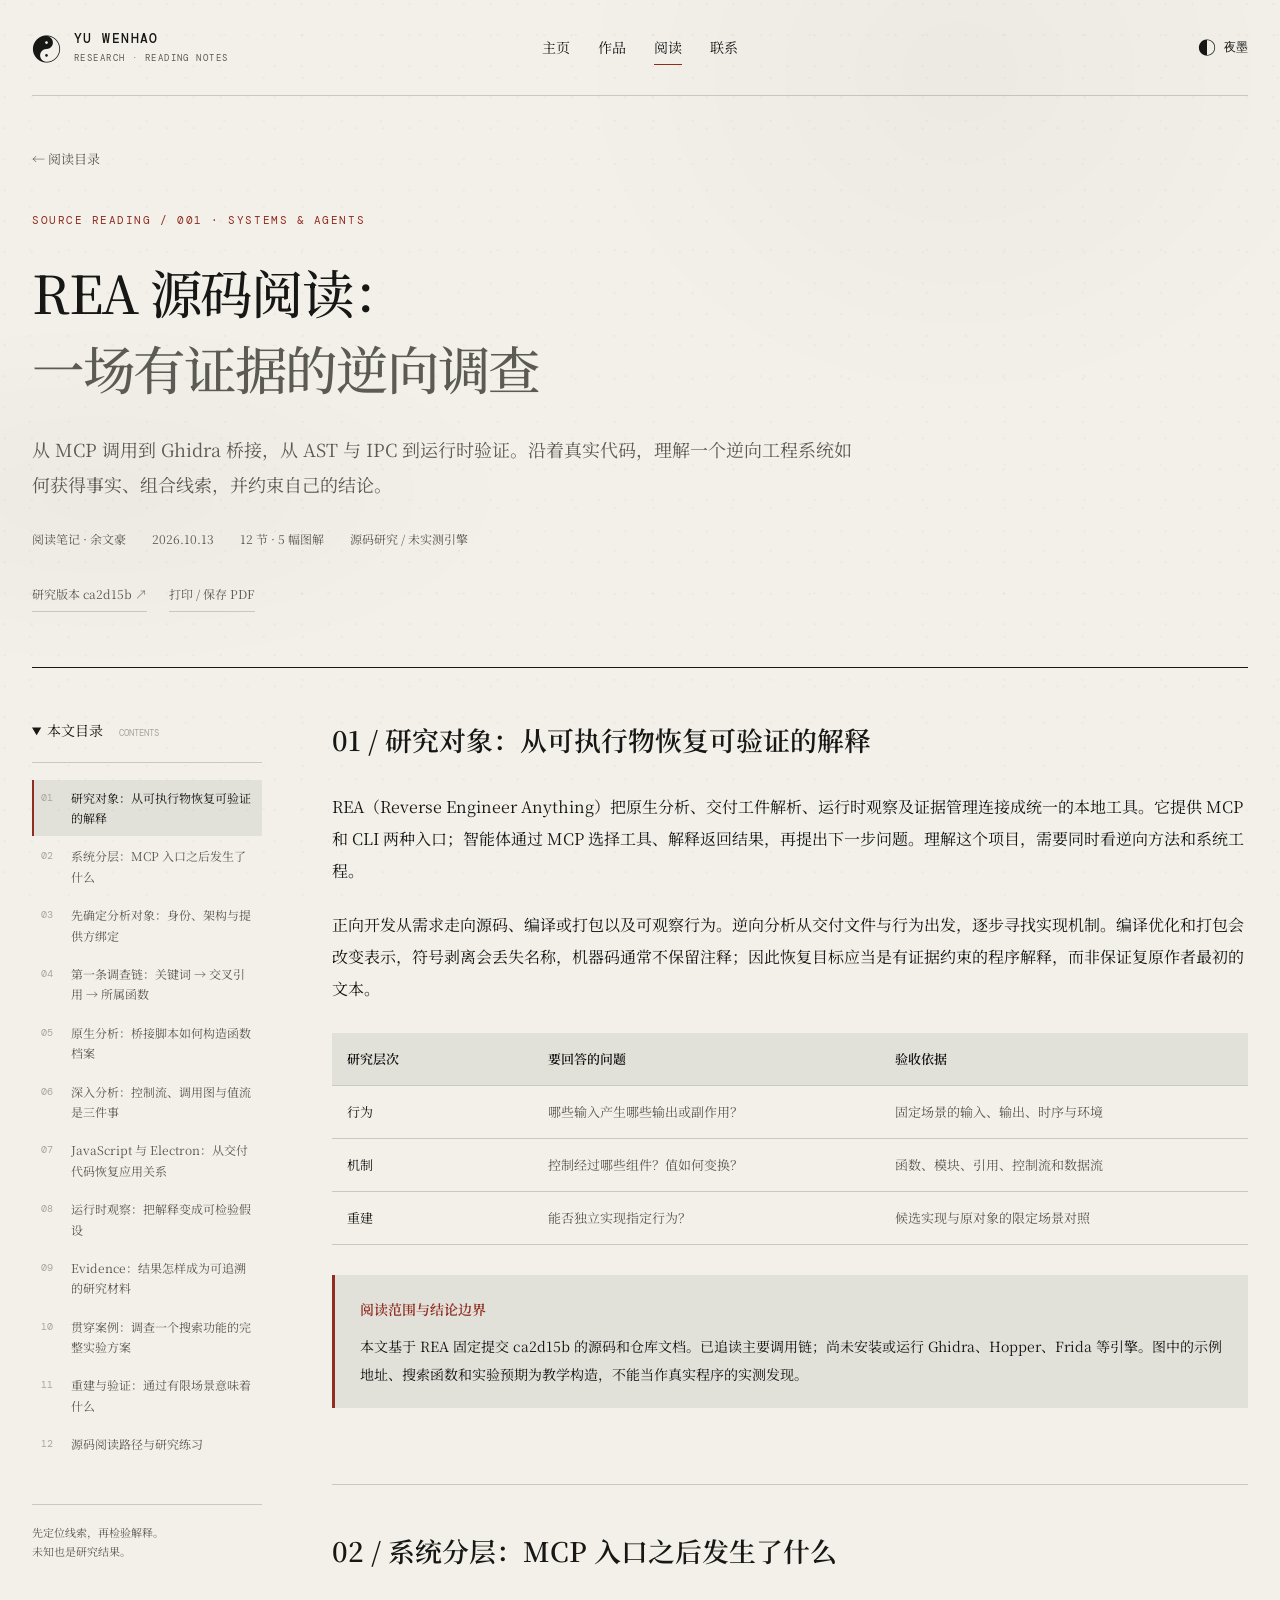
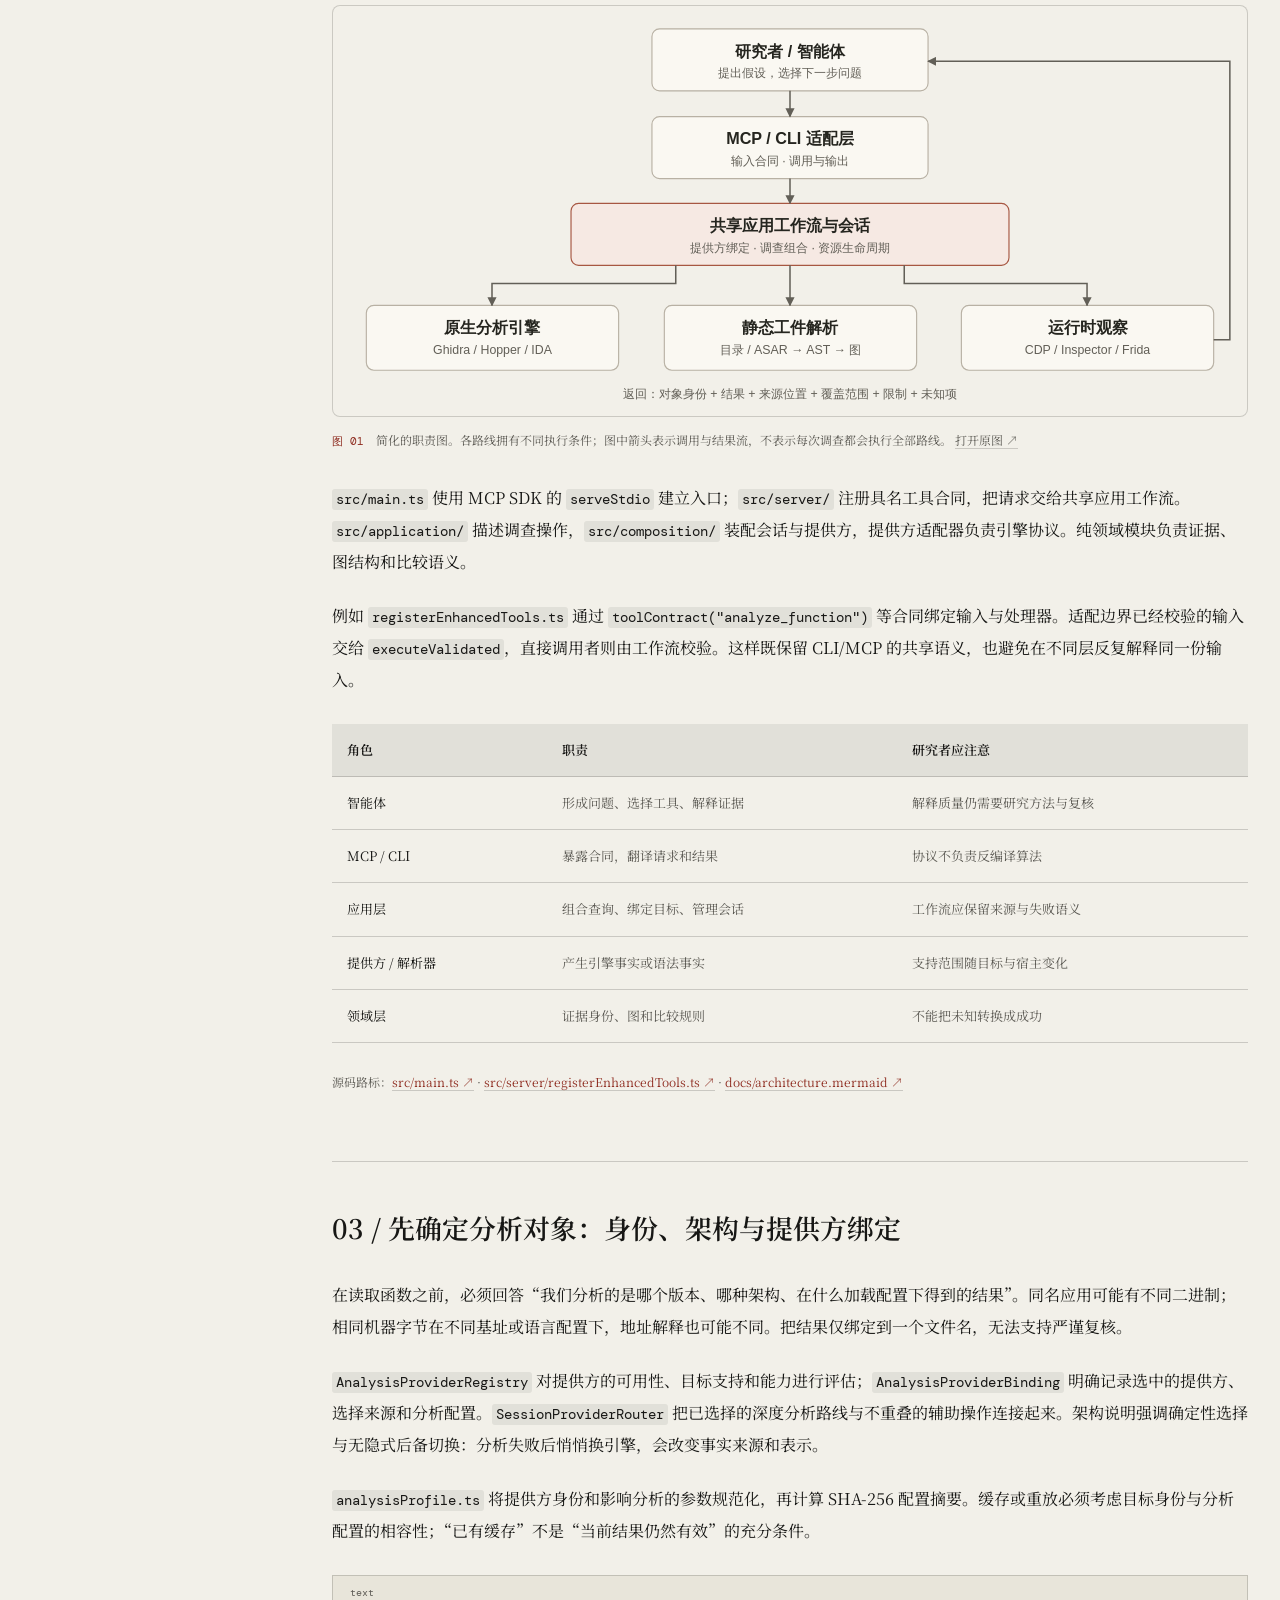
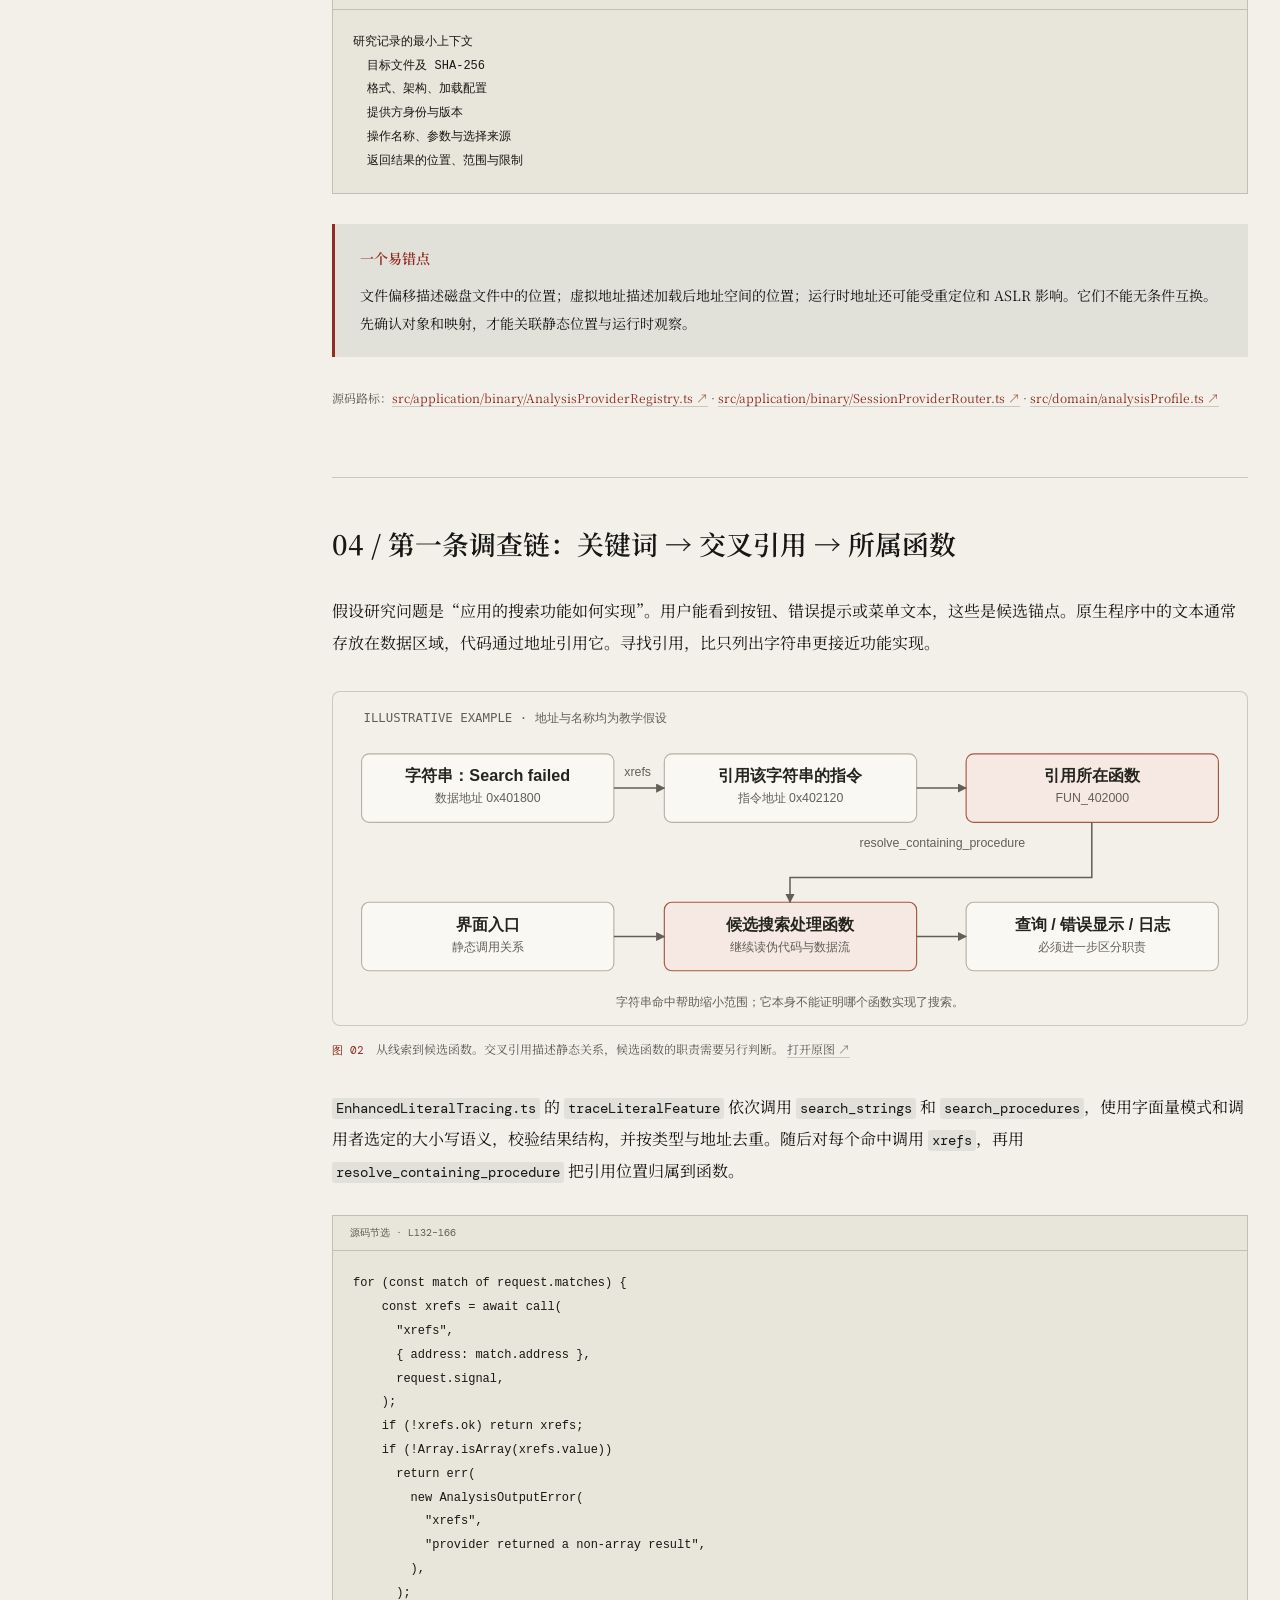
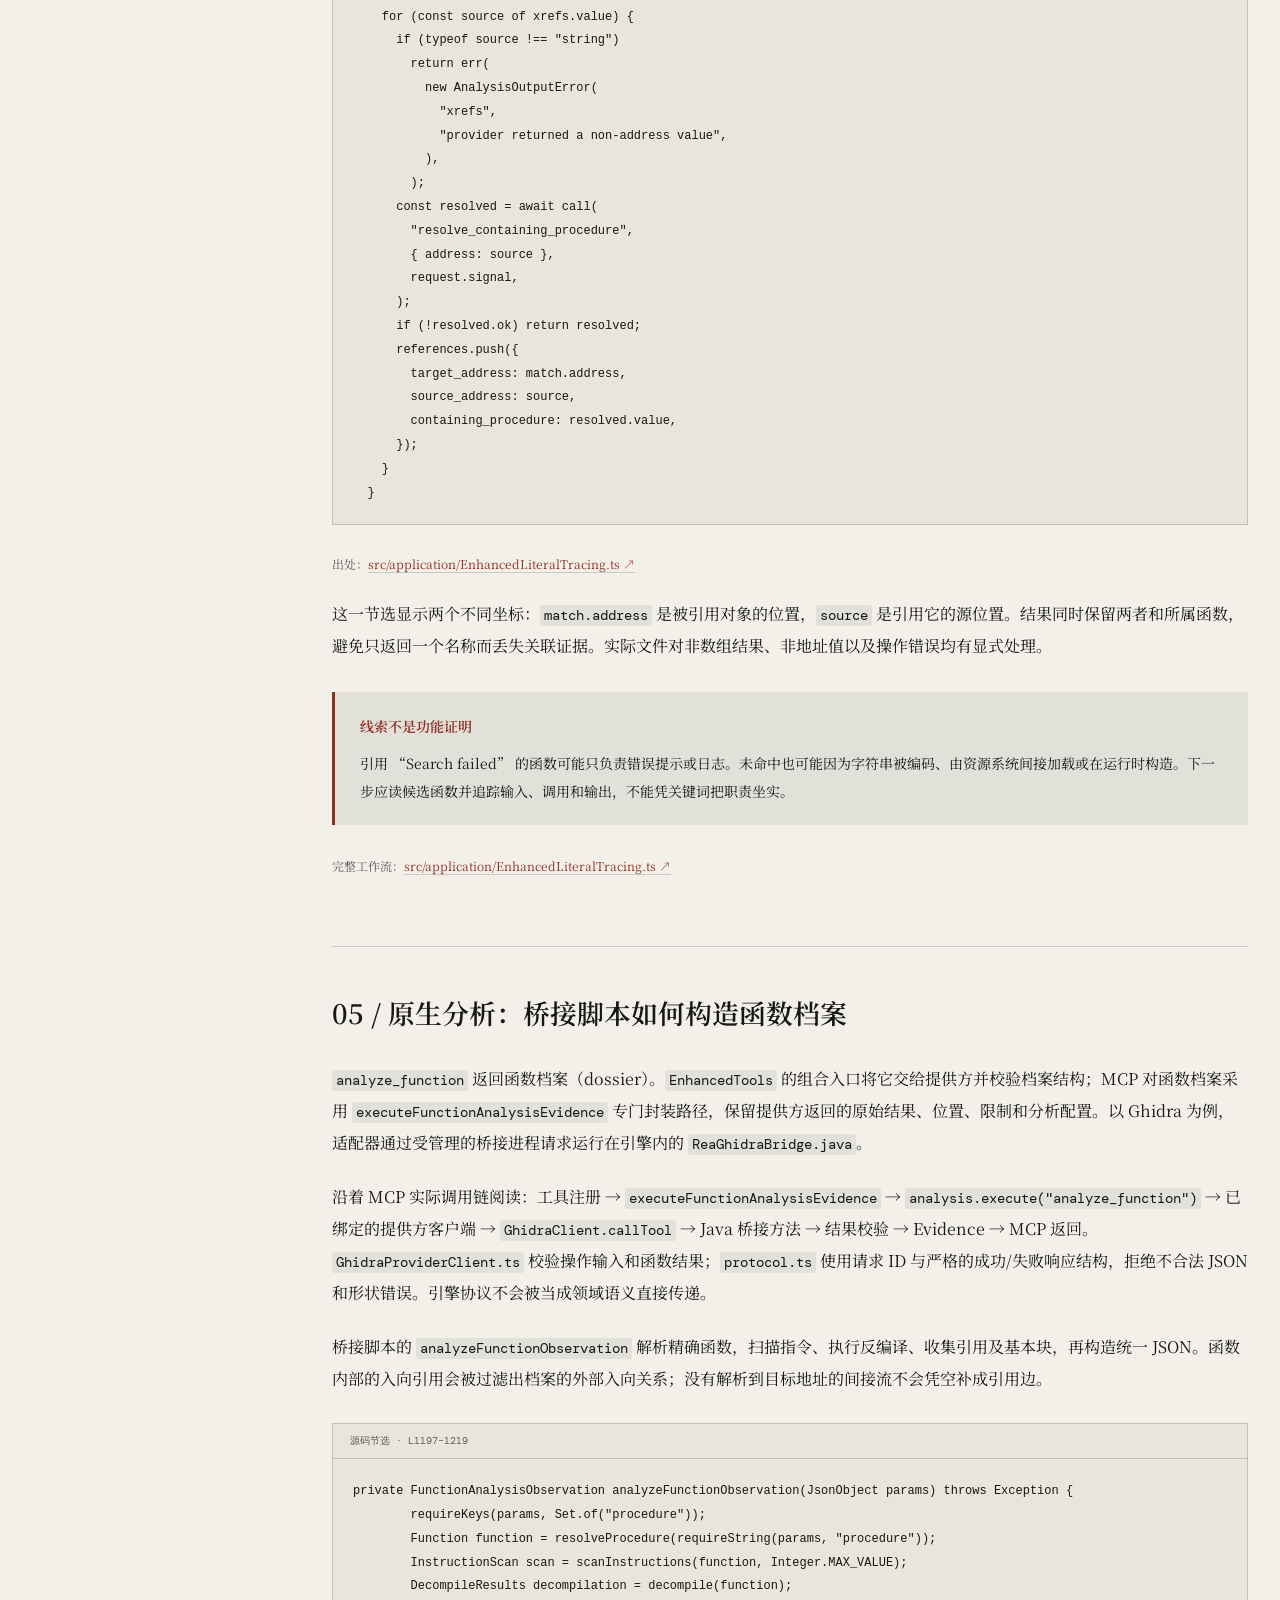
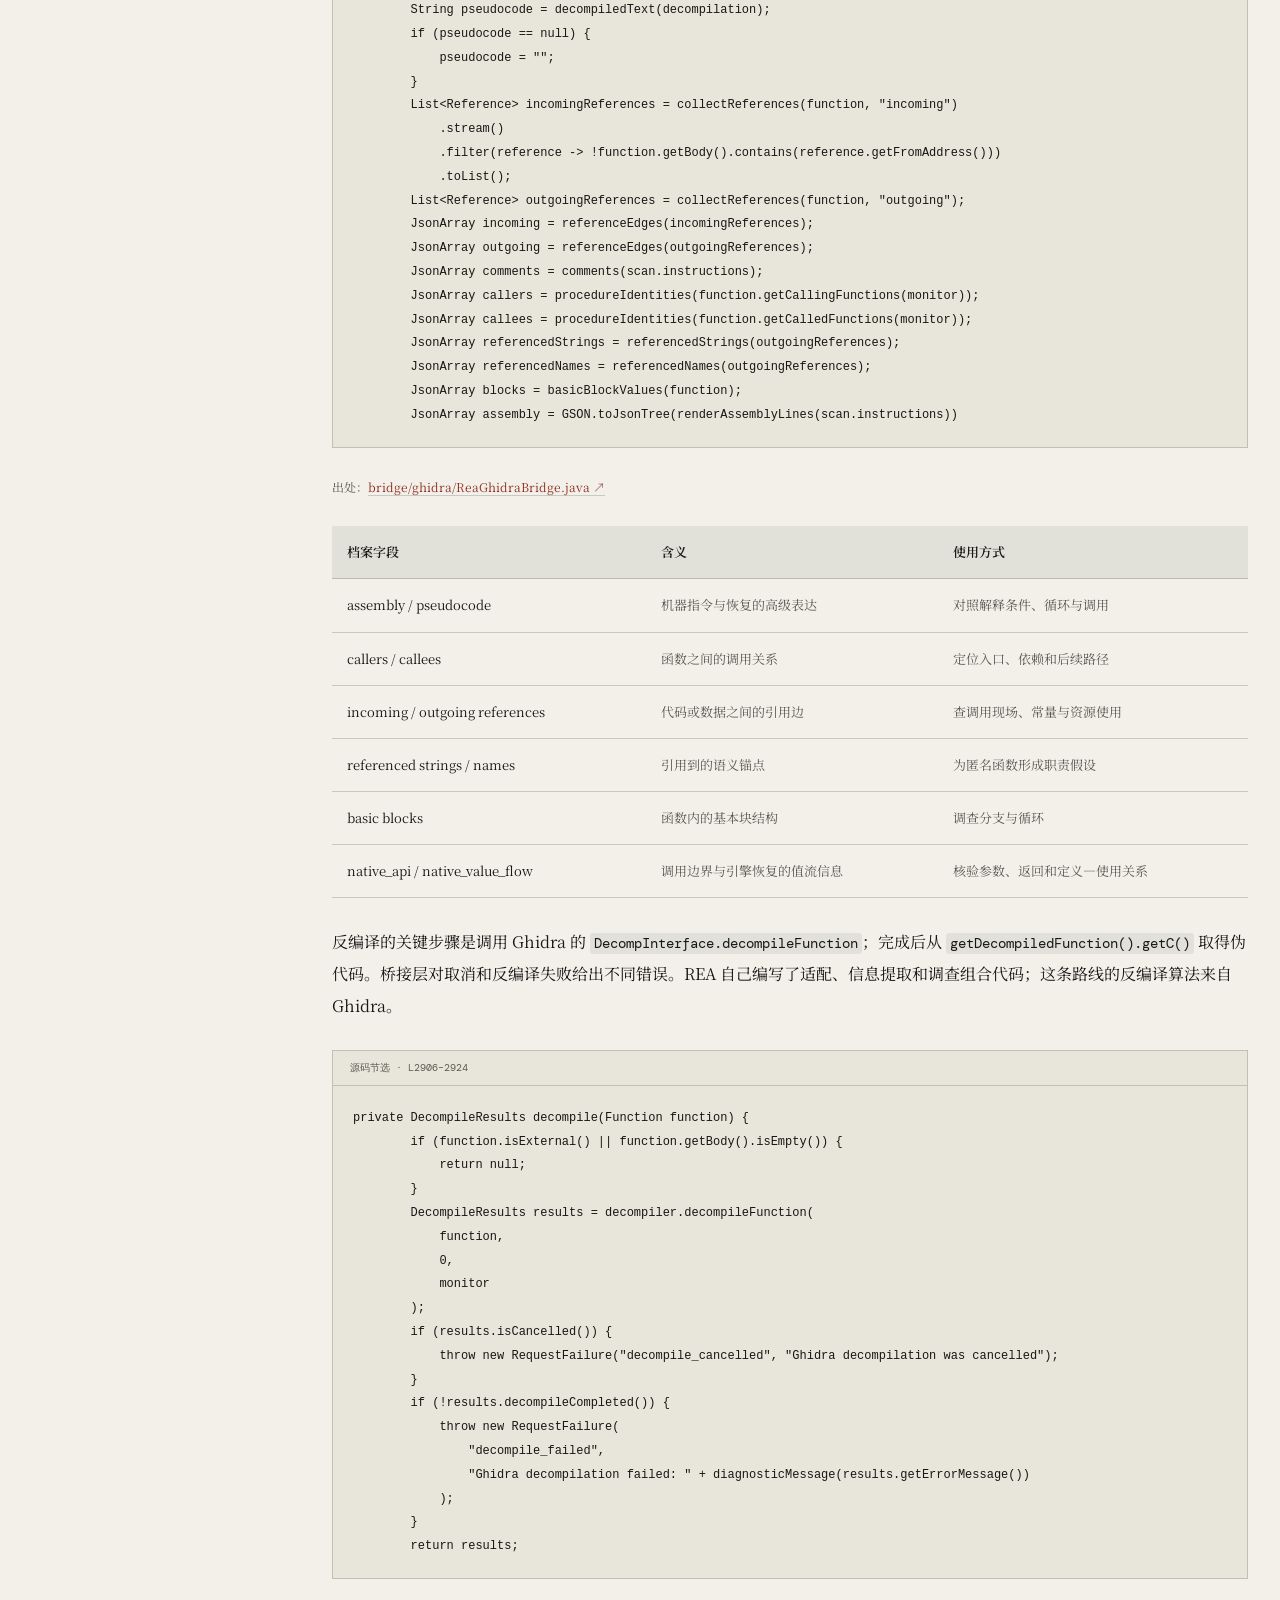
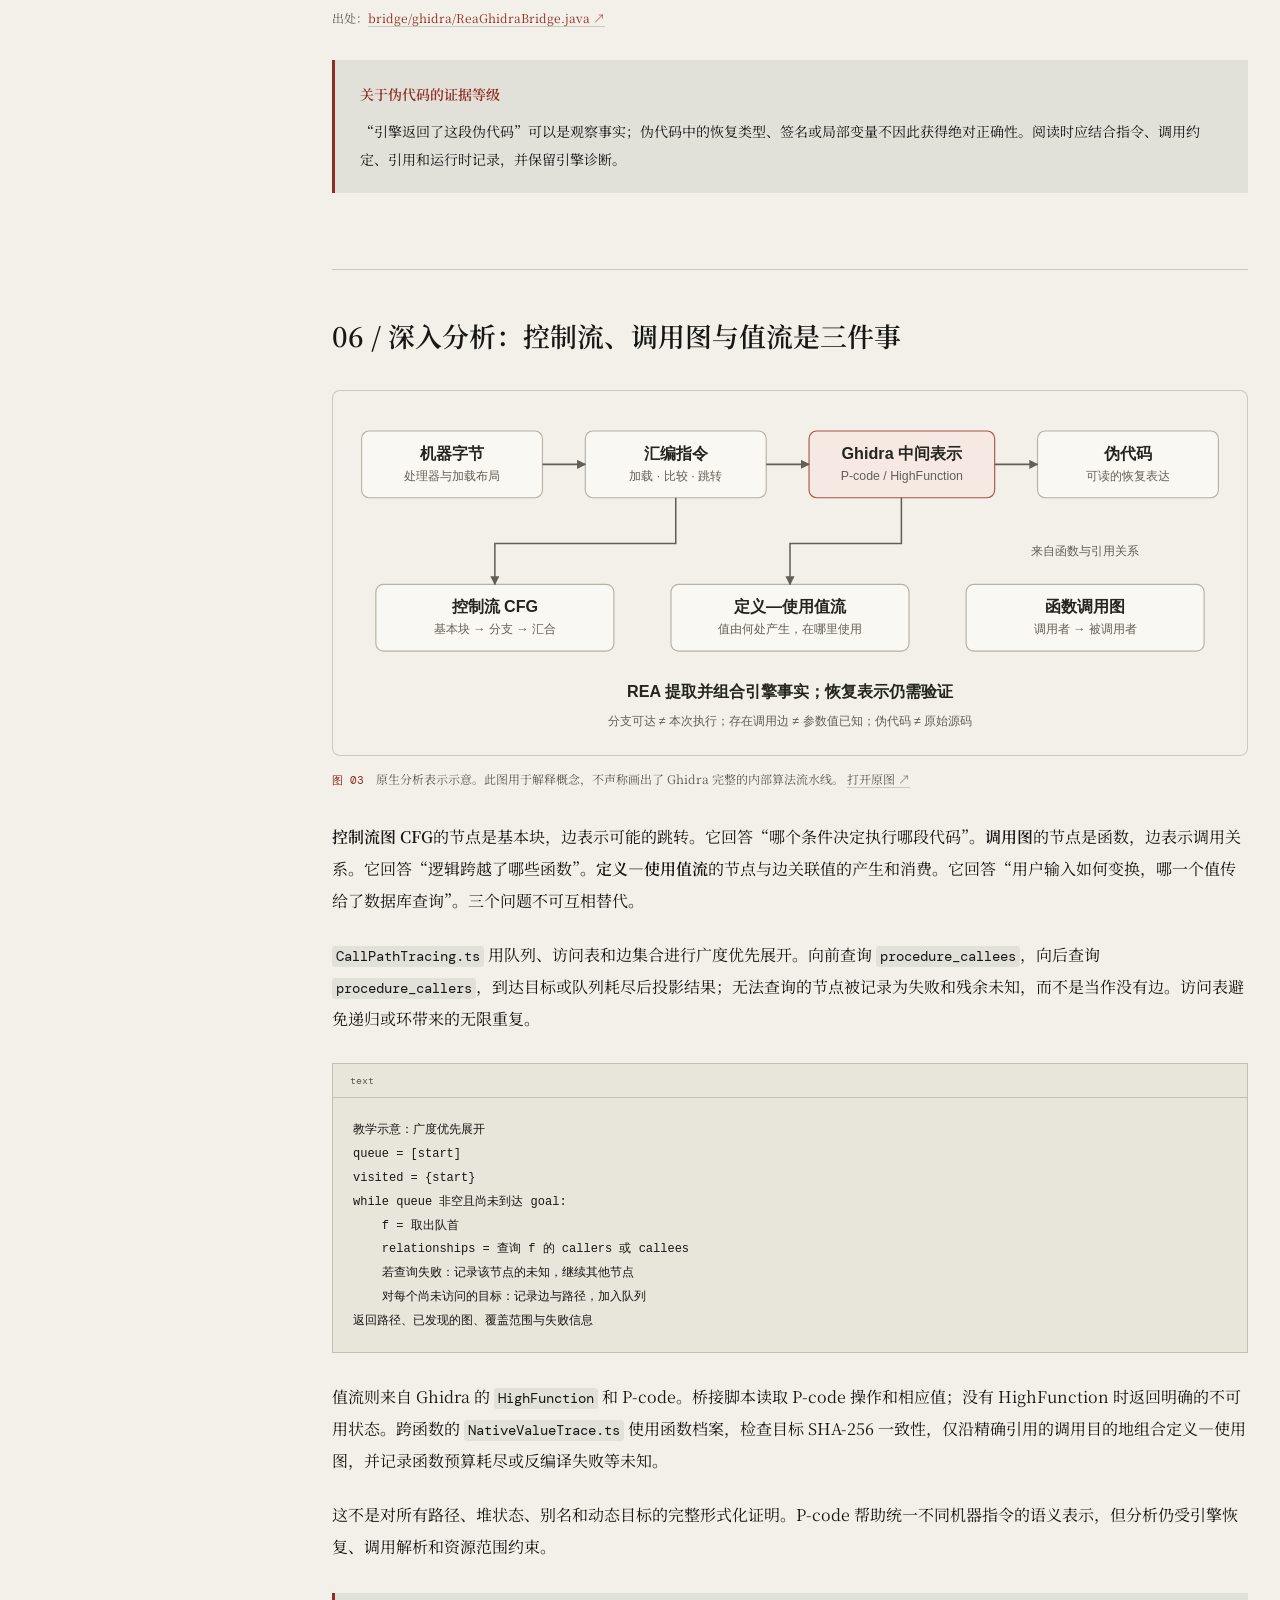
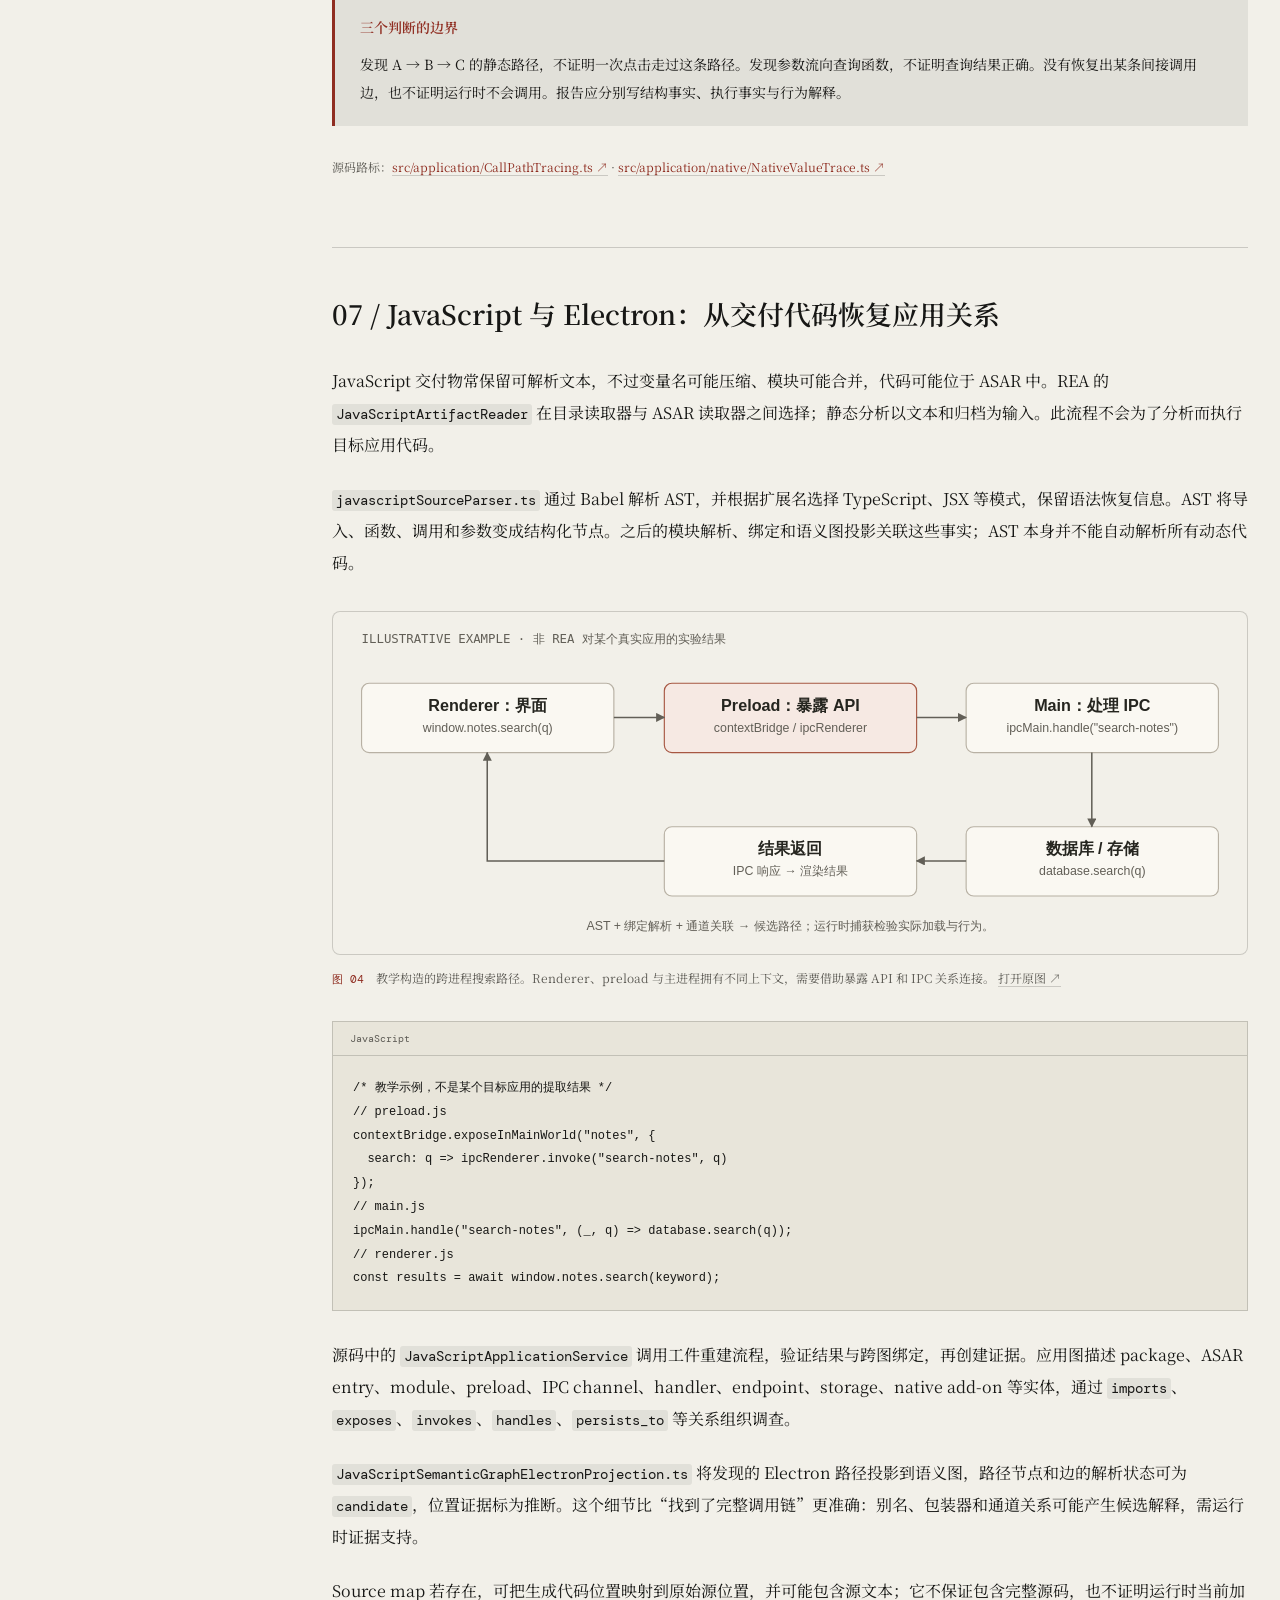
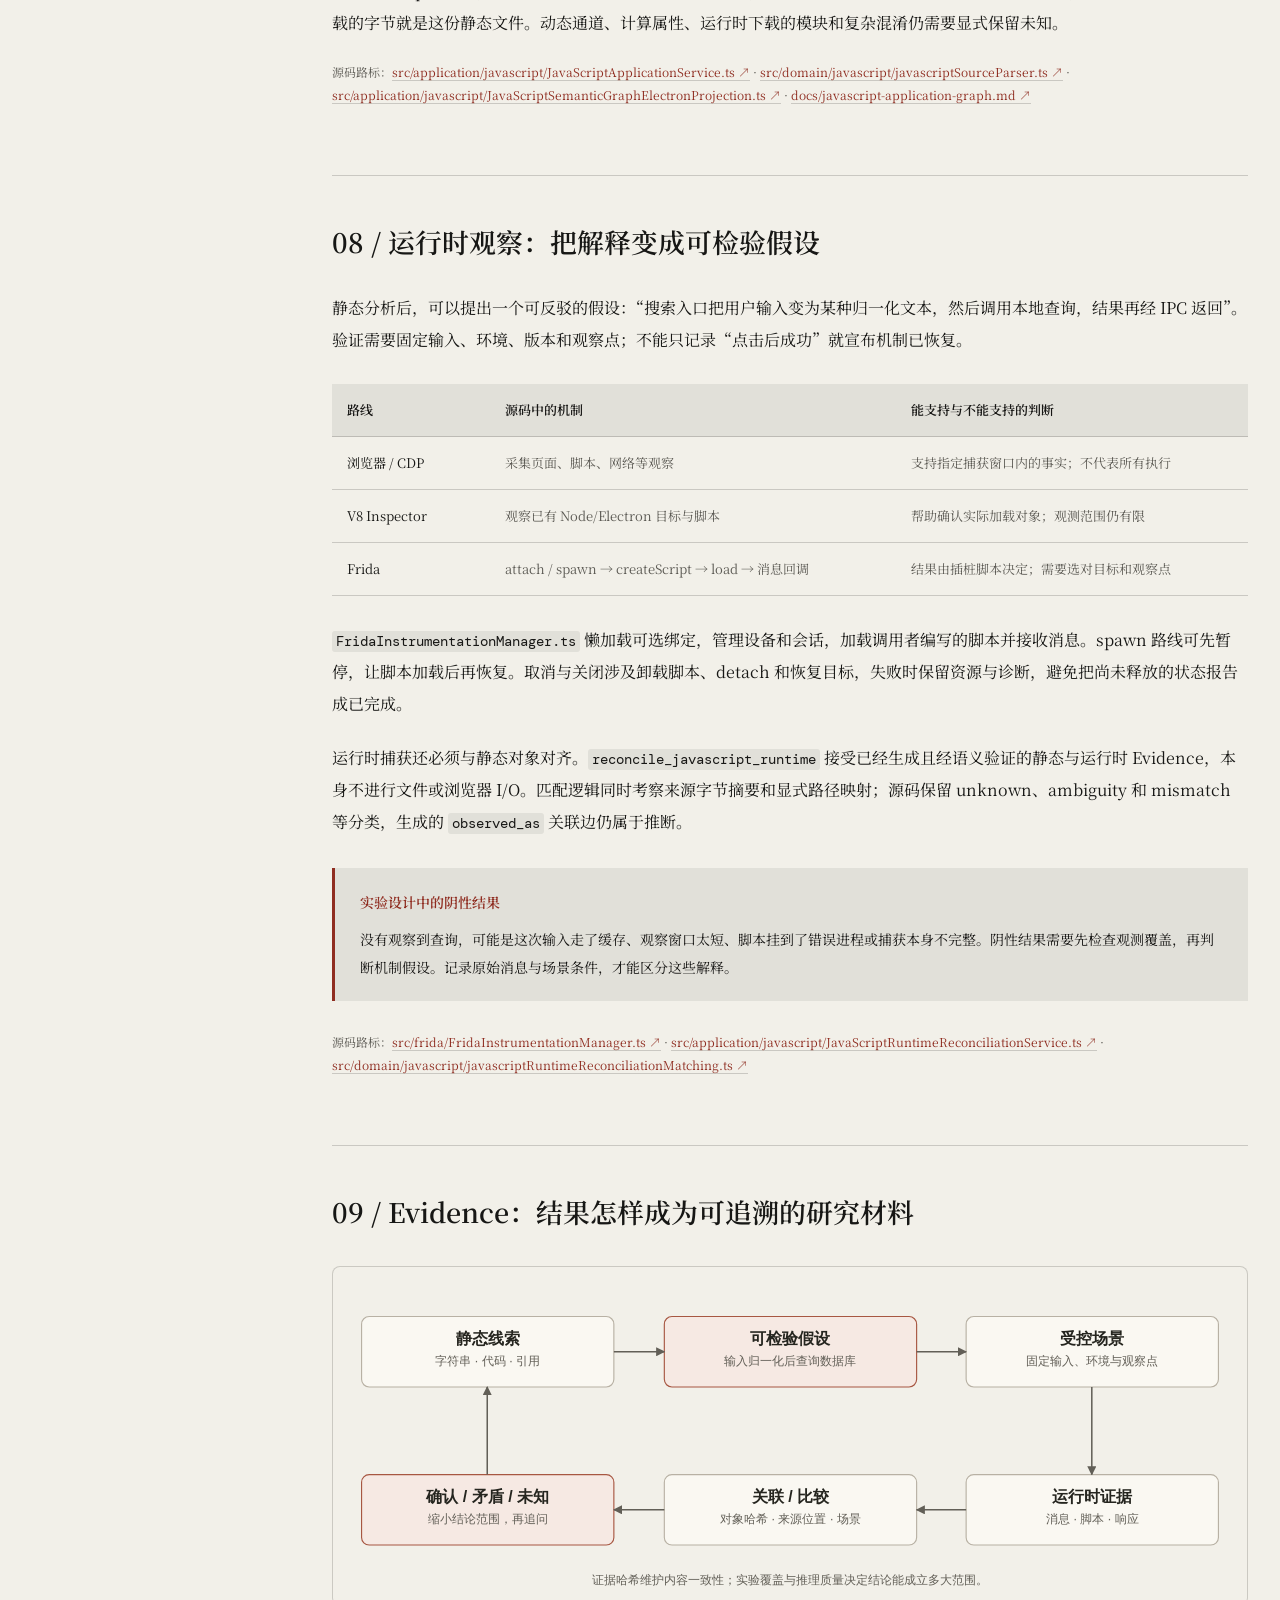
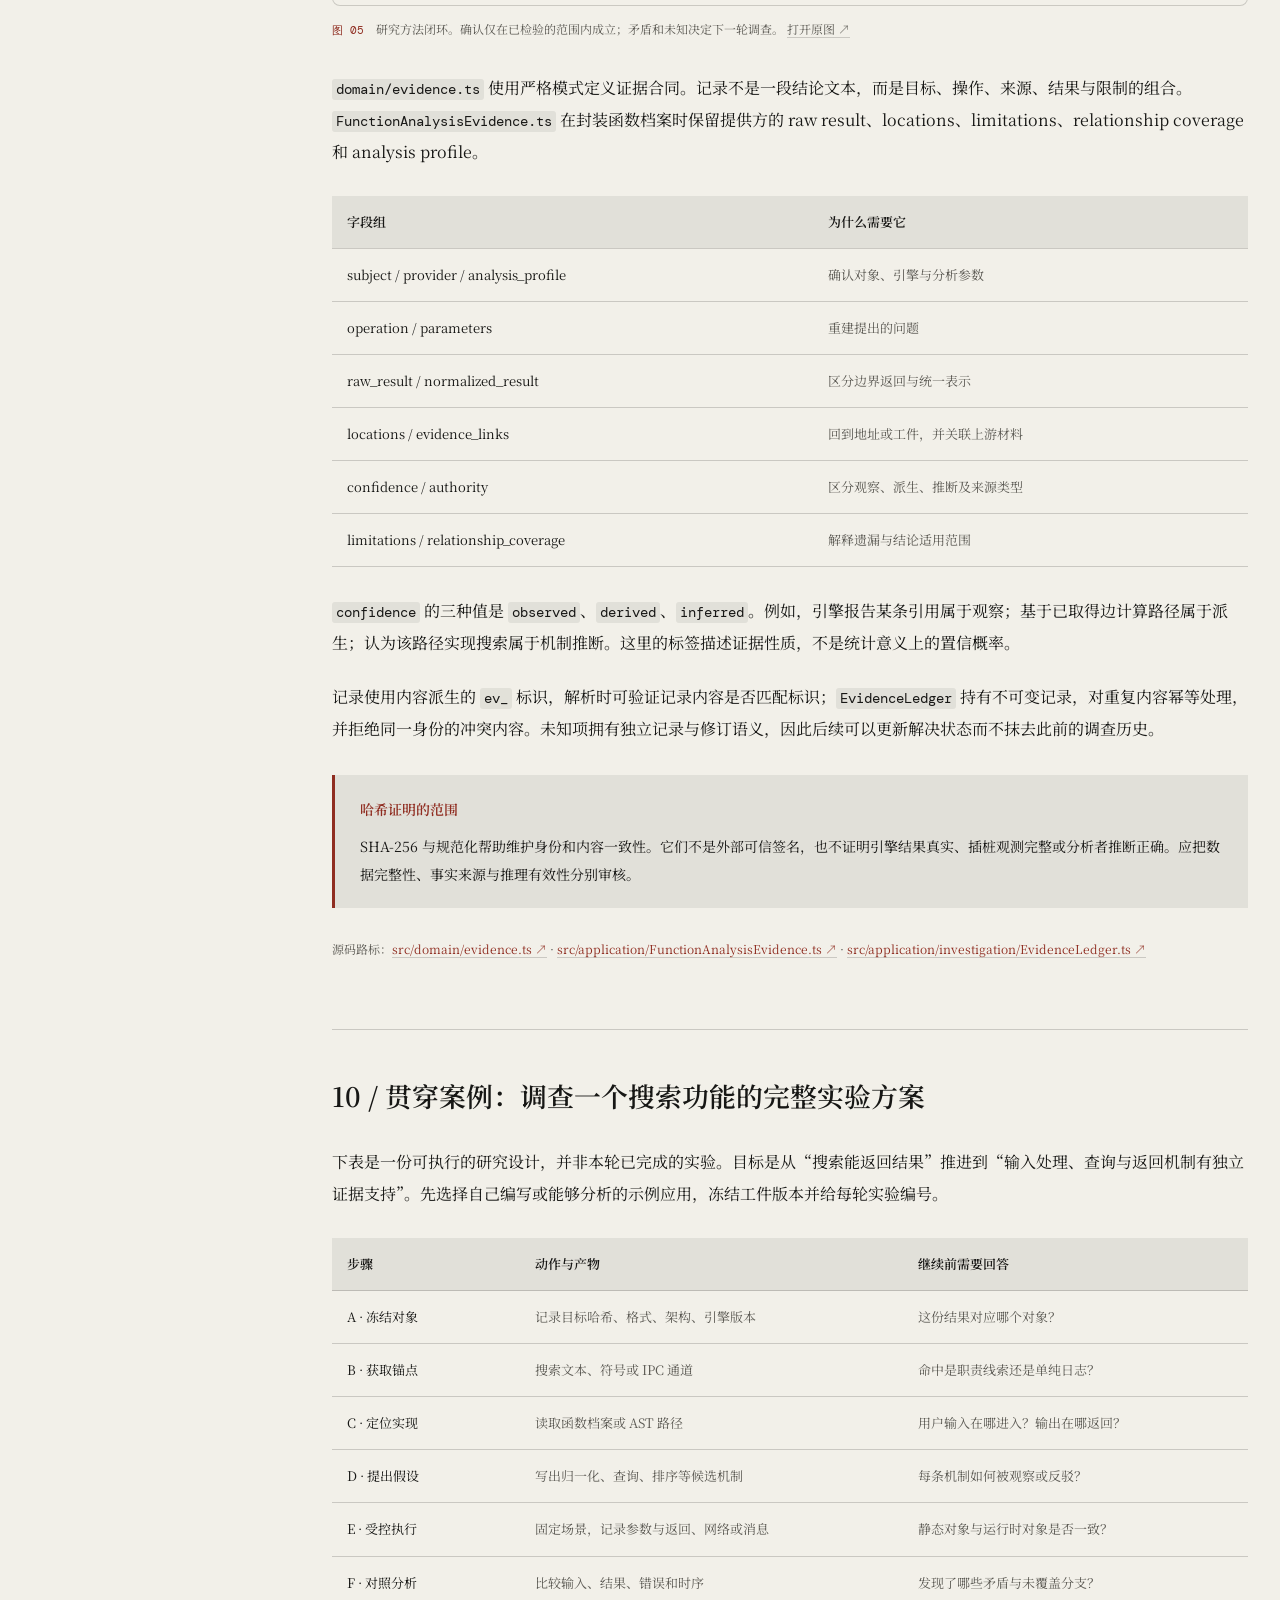
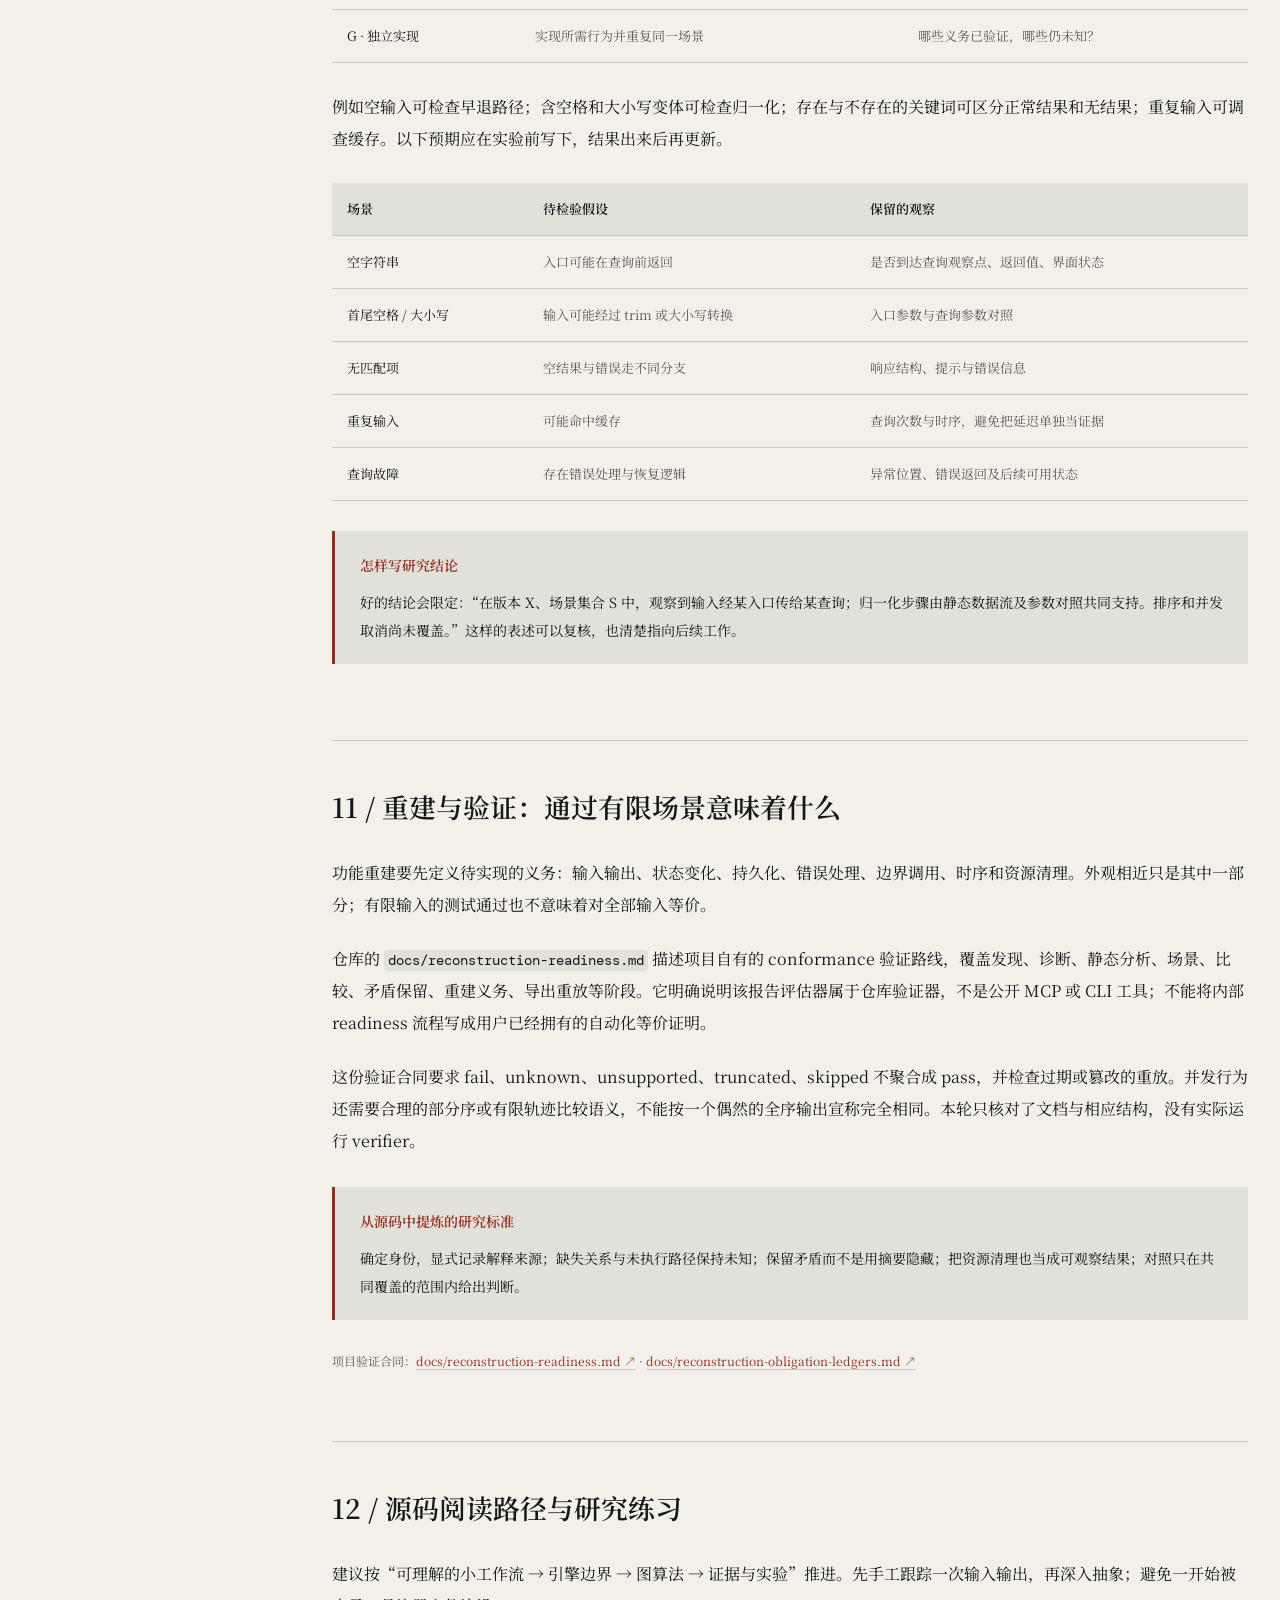
<file: reading/rea/index.html>
<!doctype html>
<html lang="zh-CN" data-theme="paper"><head><meta charset="UTF-8"/><meta name="viewport" content="width=device-width, initial-scale=1"/><meta name="description" content="深入阅读 REA 的 MCP、Ghidra、AST、调用图、值流、运行时观察和证据机制，附 5 幅图解与固定版本源码引用。"/><meta name="theme-color" content="#f2f0e9"/><title>REA 源码阅读：一场有证据的逆向调查｜余文豪</title><link rel="icon" href="../../assets/reading/reading-mark.svg" type="image/svg+xml"/><link rel="preconnect" href="https://fonts.googleapis.com"/><link rel="preconnect" href="https://fonts.gstatic.com" crossorigin/><link href="https://fonts.googleapis.com/css2?family=DM+Mono:wght@400;500&family=Noto+Serif+SC:wght@400;500;600;700&display=swap" rel="stylesheet"/><link rel="stylesheet" href="../../styles.css?v=20261013-1"/><link rel="stylesheet" href="../../reading.css?v=20261013-1"/></head>
<body class="reading-page"><a class="skip-link" href="#mainContent">跳到正文</a><div class="reading-progress" aria-hidden="true"><span id="readingBar"></span></div><div class="paper-grain" aria-hidden="true"></div>
<header class="site-header" id="top"><a class="brand" href="../../index.html"><span class="brand-mark" aria-hidden="true">☯</span><span class="brand-text">YU WENHAO<small>RESEARCH · READING NOTES</small></span></a><button class="nav-toggle" id="navToggle" type="button" aria-expanded="false" aria-controls="siteNav"><span></span><span></span><span></span><span class="sr-only">打开导航</span></button><nav class="site-nav" id="siteNav" aria-label="主导航"><a href="../../index.html">主页</a><a href="../../index.html#work">作品</a><a href="../../reading/" aria-current="page">阅读</a><a href="../../index.html#contact">联系</a></nav><button class="theme-toggle" id="themeToggle" type="button" aria-label="切换明暗主题"><span class="theme-icon" aria-hidden="true">◐</span><span class="theme-label">夜墨</span></button></header>
<main id="mainContent"><div class="article-masthead"><a class="back-link" href="../">← 阅读目录</a><p class="eyebrow">SOURCE READING / 001 · SYSTEMS &amp; AGENTS</p><h1>REA 源码阅读：<br><em>一场有证据的逆向调查</em></h1><p class="article-deck">从 MCP 调用到 Ghidra 桥接，从 AST 与 IPC 到运行时验证。沿着真实代码，理解一个逆向工程系统如何获得事实、组合线索，并约束自己的结论。</p><div class="article-meta"><span>阅读笔记 · 余文豪</span><time datetime="2026-10-13">2026.10.13</time><span>12 节 · 5 幅图解</span><span>源码研究 / 未实测引擎</span></div><div class="article-tools"><a href="https://github.com/morluto/rea/tree/ca2d15b3ee965bd7ab27204cdf4b96b117d148c1" target="_blank" rel="noopener">研究版本 ca2d15b ↗</a><button type="button" id="printNote">打印 / 保存 PDF</button></div></div><div class="article-layout"><aside class="article-toc"><details open><summary>本文目录 <span>CONTENTS</span></summary><nav aria-label="文章目录"><a href="#orientation"><span>01</span>研究对象：从可执行物恢复可验证的解释</a><a href="#architecture"><span>02</span>系统分层：MCP 入口之后发生了什么</a><a href="#identity"><span>03</span>先确定分析对象：身份、架构与提供方绑定</a><a href="#feature"><span>04</span>第一条调查链：关键词 → 交叉引用 → 所属函数</a><a href="#native"><span>05</span>原生分析：桥接脚本如何构造函数档案</a><a href="#graphs"><span>06</span>深入分析：控制流、调用图与值流是三件事</a><a href="#javascript"><span>07</span>JavaScript 与 Electron：从交付代码恢复应用关系</a><a href="#runtime"><span>08</span>运行时观察：把解释变成可检验假设</a><a href="#evidence"><span>09</span>Evidence：结果怎样成为可追溯的研究材料</a><a href="#case-study"><span>10</span>贯穿案例：调查一个搜索功能的完整实验方案</a><a href="#limits"><span>11</span>重建与验证：通过有限场景意味着什么</a><a href="#reading-path"><span>12</span>源码阅读路径与研究练习</a></nav></details><p>先定位线索，再检验解释。<br>未知也是研究结果。</p></aside><article class="article-body"><section class="article-section" id="orientation" aria-labelledby="orientation-title"><h2 id="orientation-title">01 / 研究对象：从可执行物恢复可验证的解释</h2><p>REA（Reverse Engineer Anything）把原生分析、交付工件解析、运行时观察及证据管理连接成统一的本地工具。它提供 MCP 和 CLI 两种入口；智能体通过 MCP 选择工具、解释返回结果，再提出下一步问题。理解这个项目，需要同时看逆向方法和系统工程。</p><p>正向开发从需求走向源码、编译或打包以及可观察行为。逆向分析从交付文件与行为出发，逐步寻找实现机制。编译优化和打包会改变表示，符号剥离会丢失名称，机器码通常不保留注释；因此恢复目标应当是有证据约束的程序解释，而非保证复原作者最初的文本。</p><div class="table-scroll"><table><thead><tr><th>研究层次</th><th>要回答的问题</th><th>验收依据</th></tr></thead><tbody><tr><td>行为</td><td>哪些输入产生哪些输出或副作用？</td><td>固定场景的输入、输出、时序与环境</td></tr><tr><td>机制</td><td>控制经过哪些组件？值如何变换？</td><td>函数、模块、引用、控制流和数据流</td></tr><tr><td>重建</td><td>能否独立实现指定行为？</td><td>候选实现与原对象的限定场景对照</td></tr></tbody></table></div><aside class="note-callout"><strong>阅读范围与结论边界</strong><p>本文基于 REA 固定提交 ca2d15b 的源码和仓库文档。已追读主要调用链；尚未安装或运行 Ghidra、Hopper、Frida 等引擎。图中的示例地址、搜索函数和实验预期为教学构造，不能当作真实程序的实测发现。</p></aside></section><section class="article-section" id="architecture" aria-labelledby="architecture-title"><h2 id="architecture-title">02 / 系统分层：MCP 入口之后发生了什么</h2><figure class="reading-figure"><a href="../../assets/reading/rea/architecture.svg" target="_blank" aria-label="打开图 1 的完整矢量图"><img src="../../assets/reading/rea/architecture.svg" alt="简化的职责图。各路线拥有不同执行条件；图中箭头表示调用与结果流，不表示每次调查都会执行全部路线。" loading="lazy" width="960" /></a><figcaption><span>图 01</span>简化的职责图。各路线拥有不同执行条件；图中箭头表示调用与结果流，不表示每次调查都会执行全部路线。 <a href="../../assets/reading/rea/architecture.svg" target="_blank">打开原图 ↗</a></figcaption></figure><p><code>src/main.ts</code> 使用 MCP SDK 的 <code>serveStdio</code> 建立入口；<code>src/server/</code> 注册具名工具合同，把请求交给共享应用工作流。<code>src/application/</code> 描述调查操作，<code>src/composition/</code> 装配会话与提供方，提供方适配器负责引擎协议。纯领域模块负责证据、图结构和比较语义。</p><p>例如 <code>registerEnhancedTools.ts</code> 通过 <code>toolContract("analyze_function")</code> 等合同绑定输入与处理器。适配边界已经校验的输入交给 <code>executeValidated</code>，直接调用者则由工作流校验。这样既保留 CLI/MCP 的共享语义，也避免在不同层反复解释同一份输入。</p><div class="table-scroll"><table><thead><tr><th>角色</th><th>职责</th><th>研究者应注意</th></tr></thead><tbody><tr><td>智能体</td><td>形成问题、选择工具、解释证据</td><td>解释质量仍需要研究方法与复核</td></tr><tr><td>MCP / CLI</td><td>暴露合同，翻译请求和结果</td><td>协议不负责反编译算法</td></tr><tr><td>应用层</td><td>组合查询、绑定目标、管理会话</td><td>工作流应保留来源与失败语义</td></tr><tr><td>提供方 / 解析器</td><td>产生引擎事实或语法事实</td><td>支持范围随目标与宿主变化</td></tr><tr><td>领域层</td><td>证据身份、图和比较规则</td><td>不能把未知转换成成功</td></tr></tbody></table></div><p class="source-note">源码路标：<a href="https://github.com/morluto/rea/blob/ca2d15b3ee965bd7ab27204cdf4b96b117d148c1/src/main.ts" target="_blank" rel="noopener">src/main.ts ↗</a> · <a href="https://github.com/morluto/rea/blob/ca2d15b3ee965bd7ab27204cdf4b96b117d148c1/src/server/registerEnhancedTools.ts" target="_blank" rel="noopener">src/server/registerEnhancedTools.ts ↗</a> · <a href="https://github.com/morluto/rea/blob/ca2d15b3ee965bd7ab27204cdf4b96b117d148c1/docs/architecture.mermaid" target="_blank" rel="noopener">docs/architecture.mermaid ↗</a></p></section><section class="article-section" id="identity" aria-labelledby="identity-title"><h2 id="identity-title">03 / 先确定分析对象：身份、架构与提供方绑定</h2><p>在读取函数之前，必须回答“我们分析的是哪个版本、哪种架构、在什么加载配置下得到的结果”。同名应用可能有不同二进制；相同机器字节在不同基址或语言配置下，地址解释也可能不同。把结果仅绑定到一个文件名，无法支持严谨复核。</p><p><code>AnalysisProviderRegistry</code> 对提供方的可用性、目标支持和能力进行评估；<code>AnalysisProviderBinding</code> 明确记录选中的提供方、选择来源和分析配置。<code>SessionProviderRouter</code> 把已选择的深度分析路线与不重叠的辅助操作连接起来。架构说明强调确定性选择与无隐式后备切换：分析失败后悄悄换引擎，会改变事实来源和表示。</p><p><code>analysisProfile.ts</code> 将提供方身份和影响分析的参数规范化，再计算 SHA-256 配置摘要。缓存或重放必须考虑目标身份与分析配置的相容性；“已有缓存”不是“当前结果仍然有效”的充分条件。</p><div class="code-block"><div class="code-label">text</div><pre><code>研究记录的最小上下文
  目标文件及 SHA-256
  格式、架构、加载配置
  提供方身份与版本
  操作名称、参数与选择来源
  返回结果的位置、范围与限制</code></pre></div><aside class="note-callout"><strong>一个易错点</strong><p>文件偏移描述磁盘文件中的位置；虚拟地址描述加载后地址空间的位置；运行时地址还可能受重定位和 ASLR 影响。它们不能无条件互换。先确认对象和映射，才能关联静态位置与运行时观察。</p></aside><p class="source-note">源码路标：<a href="https://github.com/morluto/rea/blob/ca2d15b3ee965bd7ab27204cdf4b96b117d148c1/src/application/binary/AnalysisProviderRegistry.ts" target="_blank" rel="noopener">src/application/binary/AnalysisProviderRegistry.ts ↗</a> · <a href="https://github.com/morluto/rea/blob/ca2d15b3ee965bd7ab27204cdf4b96b117d148c1/src/application/binary/SessionProviderRouter.ts" target="_blank" rel="noopener">src/application/binary/SessionProviderRouter.ts ↗</a> · <a href="https://github.com/morluto/rea/blob/ca2d15b3ee965bd7ab27204cdf4b96b117d148c1/src/domain/analysisProfile.ts" target="_blank" rel="noopener">src/domain/analysisProfile.ts ↗</a></p></section><section class="article-section" id="feature" aria-labelledby="feature-title"><h2 id="feature-title">04 / 第一条调查链：关键词 → 交叉引用 → 所属函数</h2><p>假设研究问题是“应用的搜索功能如何实现”。用户能看到按钮、错误提示或菜单文本，这些是候选锚点。原生程序中的文本通常存放在数据区域，代码通过地址引用它。寻找引用，比只列出字符串更接近功能实现。</p><figure class="reading-figure"><a href="../../assets/reading/rea/feature-trace.svg" target="_blank" aria-label="打开图 2 的完整矢量图"><img src="../../assets/reading/rea/feature-trace.svg" alt="从线索到候选函数。交叉引用描述静态关系，候选函数的职责需要另行判断。" loading="lazy" width="960" /></a><figcaption><span>图 02</span>从线索到候选函数。交叉引用描述静态关系，候选函数的职责需要另行判断。 <a href="../../assets/reading/rea/feature-trace.svg" target="_blank">打开原图 ↗</a></figcaption></figure><p><code>EnhancedLiteralTracing.ts</code> 的 <code>traceLiteralFeature</code> 依次调用 <code>search_strings</code> 和 <code>search_procedures</code>，使用字面量模式和调用者选定的大小写语义，校验结果结构，并按类型与地址去重。随后对每个命中调用 <code>xrefs</code>，再用 <code>resolve_containing_procedure</code> 把引用位置归属到函数。</p><div class="code-block"><div class="code-label">源码节选 · L132–166</div><pre><code>for (const match of request.matches) {
    const xrefs = await call(
      &quot;xrefs&quot;,
      { address: match.address },
      request.signal,
    );
    if (!xrefs.ok) return xrefs;
    if (!Array.isArray(xrefs.value))
      return err(
        new AnalysisOutputError(
          &quot;xrefs&quot;,
          &quot;provider returned a non-array result&quot;,
        ),
      );
    for (const source of xrefs.value) {
      if (typeof source !== &quot;string&quot;)
        return err(
          new AnalysisOutputError(
            &quot;xrefs&quot;,
            &quot;provider returned a non-address value&quot;,
          ),
        );
      const resolved = await call(
        &quot;resolve_containing_procedure&quot;,
        { address: source },
        request.signal,
      );
      if (!resolved.ok) return resolved;
      references.push({
        target_address: match.address,
        source_address: source,
        containing_procedure: resolved.value,
      });
    }
  }</code></pre></div><p class="source-note">出处：<a href="https://github.com/morluto/rea/blob/ca2d15b3ee965bd7ab27204cdf4b96b117d148c1/src/application/EnhancedLiteralTracing.ts#L132" target="_blank" rel="noopener">src/application/EnhancedLiteralTracing.ts ↗</a></p><p>这一节选显示两个不同坐标：<code>match.address</code> 是被引用对象的位置，<code>source</code> 是引用它的源位置。结果同时保留两者和所属函数，避免只返回一个名称而丢失关联证据。实际文件对非数组结果、非地址值以及操作错误均有显式处理。</p><aside class="note-callout"><strong>线索不是功能证明</strong><p>引用 “Search failed” 的函数可能只负责错误提示或日志。未命中也可能因为字符串被编码、由资源系统间接加载或在运行时构造。下一步应读候选函数并追踪输入、调用和输出，不能凭关键词把职责坐实。</p></aside><p class="source-note">完整工作流：<a href="https://github.com/morluto/rea/blob/ca2d15b3ee965bd7ab27204cdf4b96b117d148c1/src/application/EnhancedLiteralTracing.ts" target="_blank" rel="noopener">src/application/EnhancedLiteralTracing.ts ↗</a></p></section><section class="article-section" id="native" aria-labelledby="native-title"><h2 id="native-title">05 / 原生分析：桥接脚本如何构造函数档案</h2><p><code>analyze_function</code> 返回函数档案（dossier）。<code>EnhancedTools</code> 的组合入口将它交给提供方并校验档案结构；MCP 对函数档案采用 <code>executeFunctionAnalysisEvidence</code> 专门封装路径，保留提供方返回的原始结果、位置、限制和分析配置。以 Ghidra 为例，适配器通过受管理的桥接进程请求运行在引擎内的 <code>ReaGhidraBridge.java</code>。</p><p>沿着 MCP 实际调用链阅读：工具注册 → <code>executeFunctionAnalysisEvidence</code> → <code>analysis.execute("analyze_function")</code> → 已绑定的提供方客户端 → <code>GhidraClient.callTool</code> → Java 桥接方法 → 结果校验 → Evidence → MCP 返回。<code>GhidraProviderClient.ts</code> 校验操作输入和函数结果；<code>protocol.ts</code> 使用请求 ID 与严格的成功/失败响应结构，拒绝不合法 JSON 和形状错误。引擎协议不会被当成领域语义直接传递。</p><p>桥接脚本的 <code>analyzeFunctionObservation</code> 解析精确函数，扫描指令、执行反编译、收集引用及基本块，再构造统一 JSON。函数内部的入向引用会被过滤出档案的外部入向关系；没有解析到目标地址的间接流不会凭空补成引用边。</p><div class="code-block"><div class="code-label">源码节选 · L1197–1219</div><pre><code>private FunctionAnalysisObservation analyzeFunctionObservation(JsonObject params) throws Exception {
        requireKeys(params, Set.of(&quot;procedure&quot;));
        Function function = resolveProcedure(requireString(params, &quot;procedure&quot;));
        InstructionScan scan = scanInstructions(function, Integer.MAX_VALUE);
        DecompileResults decompilation = decompile(function);
        String pseudocode = decompiledText(decompilation);
        if (pseudocode == null) {
            pseudocode = &quot;&quot;;
        }
        List&lt;Reference&gt; incomingReferences = collectReferences(function, &quot;incoming&quot;)
            .stream()
            .filter(reference -&gt; !function.getBody().contains(reference.getFromAddress()))
            .toList();
        List&lt;Reference&gt; outgoingReferences = collectReferences(function, &quot;outgoing&quot;);
        JsonArray incoming = referenceEdges(incomingReferences);
        JsonArray outgoing = referenceEdges(outgoingReferences);
        JsonArray comments = comments(scan.instructions);
        JsonArray callers = procedureIdentities(function.getCallingFunctions(monitor));
        JsonArray callees = procedureIdentities(function.getCalledFunctions(monitor));
        JsonArray referencedStrings = referencedStrings(outgoingReferences);
        JsonArray referencedNames = referencedNames(outgoingReferences);
        JsonArray blocks = basicBlockValues(function);
        JsonArray assembly = GSON.toJsonTree(renderAssemblyLines(scan.instructions))</code></pre></div><p class="source-note">出处：<a href="https://github.com/morluto/rea/blob/ca2d15b3ee965bd7ab27204cdf4b96b117d148c1/bridge/ghidra/ReaGhidraBridge.java#L1197" target="_blank" rel="noopener">bridge/ghidra/ReaGhidraBridge.java ↗</a></p><div class="table-scroll"><table><thead><tr><th>档案字段</th><th>含义</th><th>使用方式</th></tr></thead><tbody><tr><td>assembly / pseudocode</td><td>机器指令与恢复的高级表达</td><td>对照解释条件、循环与调用</td></tr><tr><td>callers / callees</td><td>函数之间的调用关系</td><td>定位入口、依赖和后续路径</td></tr><tr><td>incoming / outgoing references</td><td>代码或数据之间的引用边</td><td>查调用现场、常量与资源使用</td></tr><tr><td>referenced strings / names</td><td>引用到的语义锚点</td><td>为匿名函数形成职责假设</td></tr><tr><td>basic blocks</td><td>函数内的基本块结构</td><td>调查分支与循环</td></tr><tr><td>native_api / native_value_flow</td><td>调用边界与引擎恢复的值流信息</td><td>核验参数、返回和定义—使用关系</td></tr></tbody></table></div><p>反编译的关键步骤是调用 Ghidra 的 <code>DecompInterface.decompileFunction</code>；完成后从 <code>getDecompiledFunction().getC()</code> 取得伪代码。桥接层对取消和反编译失败给出不同错误。REA 自己编写了适配、信息提取和调查组合代码；这条路线的反编译算法来自 Ghidra。</p><div class="code-block"><div class="code-label">源码节选 · L2906–2924</div><pre><code>private DecompileResults decompile(Function function) {
        if (function.isExternal() || function.getBody().isEmpty()) {
            return null;
        }
        DecompileResults results = decompiler.decompileFunction(
            function,
            0,
            monitor
        );
        if (results.isCancelled()) {
            throw new RequestFailure(&quot;decompile_cancelled&quot;, &quot;Ghidra decompilation was cancelled&quot;);
        }
        if (!results.decompileCompleted()) {
            throw new RequestFailure(
                &quot;decompile_failed&quot;,
                &quot;Ghidra decompilation failed: &quot; + diagnosticMessage(results.getErrorMessage())
            );
        }
        return results;</code></pre></div><p class="source-note">出处：<a href="https://github.com/morluto/rea/blob/ca2d15b3ee965bd7ab27204cdf4b96b117d148c1/bridge/ghidra/ReaGhidraBridge.java#L2906" target="_blank" rel="noopener">bridge/ghidra/ReaGhidraBridge.java ↗</a></p><aside class="note-callout"><strong>关于伪代码的证据等级</strong><p>“引擎返回了这段伪代码”可以是观察事实；伪代码中的恢复类型、签名或局部变量不因此获得绝对正确性。阅读时应结合指令、调用约定、引用和运行时记录，并保留引擎诊断。</p></aside></section><section class="article-section" id="graphs" aria-labelledby="graphs-title"><h2 id="graphs-title">06 / 深入分析：控制流、调用图与值流是三件事</h2><figure class="reading-figure"><a href="../../assets/reading/rea/native-ir.svg" target="_blank" aria-label="打开图 3 的完整矢量图"><img src="../../assets/reading/rea/native-ir.svg" alt="原生分析表示示意。此图用于解释概念，不声称画出了 Ghidra 完整的内部算法流水线。" loading="lazy" width="960" /></a><figcaption><span>图 03</span>原生分析表示示意。此图用于解释概念，不声称画出了 Ghidra 完整的内部算法流水线。 <a href="../../assets/reading/rea/native-ir.svg" target="_blank">打开原图 ↗</a></figcaption></figure><p><strong>控制流图 CFG</strong>的节点是基本块，边表示可能的跳转。它回答“哪个条件决定执行哪段代码”。<strong>调用图</strong>的节点是函数，边表示调用关系。它回答“逻辑跨越了哪些函数”。<strong>定义—使用值流</strong>的节点与边关联值的产生和消费。它回答“用户输入如何变换，哪一个值传给了数据库查询”。三个问题不可互相替代。</p><p><code>CallPathTracing.ts</code> 用队列、访问表和边集合进行广度优先展开。向前查询 <code>procedure_callees</code>，向后查询 <code>procedure_callers</code>，到达目标或队列耗尽后投影结果；无法查询的节点被记录为失败和残余未知，而不是当作没有边。访问表避免递归或环带来的无限重复。</p><div class="code-block"><div class="code-label">text</div><pre><code>教学示意：广度优先展开
queue = [start]
visited = {start}
while queue 非空且尚未到达 goal:
    f = 取出队首
    relationships = 查询 f 的 callers 或 callees
    若查询失败：记录该节点的未知，继续其他节点
    对每个尚未访问的目标：记录边与路径，加入队列
返回路径、已发现的图、覆盖范围与失败信息</code></pre></div><p>值流则来自 Ghidra 的 <code>HighFunction</code> 和 P-code。桥接脚本读取 P-code 操作和相应值；没有 HighFunction 时返回明确的不可用状态。跨函数的 <code>NativeValueTrace.ts</code> 使用函数档案，检查目标 SHA-256 一致性，仅沿精确引用的调用目的地组合定义—使用图，并记录函数预算耗尽或反编译失败等未知。</p><p>这不是对所有路径、堆状态、别名和动态目标的完整形式化证明。P-code 帮助统一不同机器指令的语义表示，但分析仍受引擎恢复、调用解析和资源范围约束。</p><aside class="note-callout"><strong>三个判断的边界</strong><p>发现 A → B → C 的静态路径，不证明一次点击走过这条路径。发现参数流向查询函数，不证明查询结果正确。没有恢复出某条间接调用边，也不证明运行时不会调用。报告应分别写结构事实、执行事实与行为解释。</p></aside><p class="source-note">源码路标：<a href="https://github.com/morluto/rea/blob/ca2d15b3ee965bd7ab27204cdf4b96b117d148c1/src/application/CallPathTracing.ts" target="_blank" rel="noopener">src/application/CallPathTracing.ts ↗</a> · <a href="https://github.com/morluto/rea/blob/ca2d15b3ee965bd7ab27204cdf4b96b117d148c1/src/application/native/NativeValueTrace.ts" target="_blank" rel="noopener">src/application/native/NativeValueTrace.ts ↗</a></p></section><section class="article-section" id="javascript" aria-labelledby="javascript-title"><h2 id="javascript-title">07 / JavaScript 与 Electron：从交付代码恢复应用关系</h2><p>JavaScript 交付物常保留可解析文本，不过变量名可能压缩、模块可能合并，代码可能位于 ASAR 中。REA 的 <code>JavaScriptArtifactReader</code> 在目录读取器与 ASAR 读取器之间选择；静态分析以文本和归档为输入。此流程不会为了分析而执行目标应用代码。</p><p><code>javascriptSourceParser.ts</code> 通过 Babel 解析 AST，并根据扩展名选择 TypeScript、JSX 等模式，保留语法恢复信息。AST 将导入、函数、调用和参数变成结构化节点。之后的模块解析、绑定和语义图投影关联这些事实；AST 本身并不能自动解析所有动态代码。</p><figure class="reading-figure"><a href="../../assets/reading/rea/electron.svg" target="_blank" aria-label="打开图 4 的完整矢量图"><img src="../../assets/reading/rea/electron.svg" alt="教学构造的跨进程搜索路径。Renderer、preload 与主进程拥有不同上下文，需要借助暴露 API 和 IPC 关系连接。" loading="lazy" width="960" /></a><figcaption><span>图 04</span>教学构造的跨进程搜索路径。Renderer、preload 与主进程拥有不同上下文，需要借助暴露 API 和 IPC 关系连接。 <a href="../../assets/reading/rea/electron.svg" target="_blank">打开原图 ↗</a></figcaption></figure><div class="code-block"><div class="code-label">JavaScript</div><pre><code>/* 教学示例，不是某个目标应用的提取结果 */
// preload.js
contextBridge.exposeInMainWorld(&quot;notes&quot;, {
  search: q =&gt; ipcRenderer.invoke(&quot;search-notes&quot;, q)
});
// main.js
ipcMain.handle(&quot;search-notes&quot;, (_, q) =&gt; database.search(q));
// renderer.js
const results = await window.notes.search(keyword);</code></pre></div><p>源码中的 <code>JavaScriptApplicationService</code> 调用工件重建流程，验证结果与跨图绑定，再创建证据。应用图描述 package、ASAR entry、module、preload、IPC channel、handler、endpoint、storage、native add-on 等实体，通过 <code>imports</code>、<code>exposes</code>、<code>invokes</code>、<code>handles</code>、<code>persists_to</code> 等关系组织调查。</p><p><code>JavaScriptSemanticGraphElectronProjection.ts</code> 将发现的 Electron 路径投影到语义图，路径节点和边的解析状态可为 <code>candidate</code>，位置证据标为推断。这个细节比“找到了完整调用链”更准确：别名、包装器和通道关系可能产生候选解释，需运行时证据支持。</p><p>Source map 若存在，可把生成代码位置映射到原始源位置，并可能包含源文本；它不保证包含完整源码，也不证明运行时当前加载的字节就是这份静态文件。动态通道、计算属性、运行时下载的模块和复杂混淆仍需要显式保留未知。</p><p class="source-note">源码路标：<a href="https://github.com/morluto/rea/blob/ca2d15b3ee965bd7ab27204cdf4b96b117d148c1/src/application/javascript/JavaScriptApplicationService.ts" target="_blank" rel="noopener">src/application/javascript/JavaScriptApplicationService.ts ↗</a> · <a href="https://github.com/morluto/rea/blob/ca2d15b3ee965bd7ab27204cdf4b96b117d148c1/src/domain/javascript/javascriptSourceParser.ts" target="_blank" rel="noopener">src/domain/javascript/javascriptSourceParser.ts ↗</a> · <a href="https://github.com/morluto/rea/blob/ca2d15b3ee965bd7ab27204cdf4b96b117d148c1/src/application/javascript/JavaScriptSemanticGraphElectronProjection.ts" target="_blank" rel="noopener">src/application/javascript/JavaScriptSemanticGraphElectronProjection.ts ↗</a> · <a href="https://github.com/morluto/rea/blob/ca2d15b3ee965bd7ab27204cdf4b96b117d148c1/docs/javascript-application-graph.md" target="_blank" rel="noopener">docs/javascript-application-graph.md ↗</a></p></section><section class="article-section" id="runtime" aria-labelledby="runtime-title"><h2 id="runtime-title">08 / 运行时观察：把解释变成可检验假设</h2><p>静态分析后，可以提出一个可反驳的假设：“搜索入口把用户输入变为某种归一化文本，然后调用本地查询，结果再经 IPC 返回”。验证需要固定输入、环境、版本和观察点；不能只记录“点击后成功”就宣布机制已恢复。</p><div class="table-scroll"><table><thead><tr><th>路线</th><th>源码中的机制</th><th>能支持与不能支持的判断</th></tr></thead><tbody><tr><td>浏览器 / CDP</td><td>采集页面、脚本、网络等观察</td><td>支持指定捕获窗口内的事实；不代表所有执行</td></tr><tr><td>V8 Inspector</td><td>观察已有 Node/Electron 目标与脚本</td><td>帮助确认实际加载对象；观测范围仍有限</td></tr><tr><td>Frida</td><td>attach / spawn → createScript → load → 消息回调</td><td>结果由插桩脚本决定；需要选对目标和观察点</td></tr></tbody></table></div><p><code>FridaInstrumentationManager.ts</code> 懒加载可选绑定，管理设备和会话，加载调用者编写的脚本并接收消息。spawn 路线可先暂停，让脚本加载后再恢复。取消与关闭涉及卸载脚本、detach 和恢复目标，失败时保留资源与诊断，避免把尚未释放的状态报告成已完成。</p><p>运行时捕获还必须与静态对象对齐。<code>reconcile_javascript_runtime</code> 接受已经生成且经语义验证的静态与运行时 Evidence，本身不进行文件或浏览器 I/O。匹配逻辑同时考察来源字节摘要和显式路径映射；源码保留 unknown、ambiguity 和 mismatch 等分类，生成的 <code>observed_as</code> 关联边仍属于推断。</p><aside class="note-callout"><strong>实验设计中的阴性结果</strong><p>没有观察到查询，可能是这次输入走了缓存、观察窗口太短、脚本挂到了错误进程或捕获本身不完整。阴性结果需要先检查观测覆盖，再判断机制假设。记录原始消息与场景条件，才能区分这些解释。</p></aside><p class="source-note">源码路标：<a href="https://github.com/morluto/rea/blob/ca2d15b3ee965bd7ab27204cdf4b96b117d148c1/src/frida/FridaInstrumentationManager.ts" target="_blank" rel="noopener">src/frida/FridaInstrumentationManager.ts ↗</a> · <a href="https://github.com/morluto/rea/blob/ca2d15b3ee965bd7ab27204cdf4b96b117d148c1/src/application/javascript/JavaScriptRuntimeReconciliationService.ts" target="_blank" rel="noopener">src/application/javascript/JavaScriptRuntimeReconciliationService.ts ↗</a> · <a href="https://github.com/morluto/rea/blob/ca2d15b3ee965bd7ab27204cdf4b96b117d148c1/src/domain/javascript/javascriptRuntimeReconciliationMatching.ts" target="_blank" rel="noopener">src/domain/javascript/javascriptRuntimeReconciliationMatching.ts ↗</a></p></section><section class="article-section" id="evidence" aria-labelledby="evidence-title"><h2 id="evidence-title">09 / Evidence：结果怎样成为可追溯的研究材料</h2><figure class="reading-figure"><a href="../../assets/reading/rea/evidence-loop.svg" target="_blank" aria-label="打开图 5 的完整矢量图"><img src="../../assets/reading/rea/evidence-loop.svg" alt="研究方法闭环。确认仅在已检验的范围内成立；矛盾和未知决定下一轮调查。" loading="lazy" width="960" /></a><figcaption><span>图 05</span>研究方法闭环。确认仅在已检验的范围内成立；矛盾和未知决定下一轮调查。 <a href="../../assets/reading/rea/evidence-loop.svg" target="_blank">打开原图 ↗</a></figcaption></figure><p><code>domain/evidence.ts</code> 使用严格模式定义证据合同。记录不是一段结论文本，而是目标、操作、来源、结果与限制的组合。<code>FunctionAnalysisEvidence.ts</code> 在封装函数档案时保留提供方的 raw result、locations、limitations、relationship coverage 和 analysis profile。</p><div class="table-scroll"><table><thead><tr><th>字段组</th><th>为什么需要它</th></tr></thead><tbody><tr><td>subject / provider / analysis_profile</td><td>确认对象、引擎与分析参数</td></tr><tr><td>operation / parameters</td><td>重建提出的问题</td></tr><tr><td>raw_result / normalized_result</td><td>区分边界返回与统一表示</td></tr><tr><td>locations / evidence_links</td><td>回到地址或工件，并关联上游材料</td></tr><tr><td>confidence / authority</td><td>区分观察、派生、推断及来源类型</td></tr><tr><td>limitations / relationship_coverage</td><td>解释遗漏与结论适用范围</td></tr></tbody></table></div><p><code>confidence</code> 的三种值是 <code>observed</code>、<code>derived</code>、<code>inferred</code>。例如，引擎报告某条引用属于观察；基于已取得边计算路径属于派生；认为该路径实现搜索属于机制推断。这里的标签描述证据性质，不是统计意义上的置信概率。</p><p>记录使用内容派生的 <code>ev_</code> 标识，解析时可验证记录内容是否匹配标识；<code>EvidenceLedger</code> 持有不可变记录，对重复内容幂等处理，并拒绝同一身份的冲突内容。未知项拥有独立记录与修订语义，因此后续可以更新解决状态而不抹去此前的调查历史。</p><aside class="note-callout"><strong>哈希证明的范围</strong><p>SHA-256 与规范化帮助维护身份和内容一致性。它们不是外部可信签名，也不证明引擎结果真实、插桩观测完整或分析者推断正确。应把数据完整性、事实来源与推理有效性分别审核。</p></aside><p class="source-note">源码路标：<a href="https://github.com/morluto/rea/blob/ca2d15b3ee965bd7ab27204cdf4b96b117d148c1/src/domain/evidence.ts" target="_blank" rel="noopener">src/domain/evidence.ts ↗</a> · <a href="https://github.com/morluto/rea/blob/ca2d15b3ee965bd7ab27204cdf4b96b117d148c1/src/application/FunctionAnalysisEvidence.ts" target="_blank" rel="noopener">src/application/FunctionAnalysisEvidence.ts ↗</a> · <a href="https://github.com/morluto/rea/blob/ca2d15b3ee965bd7ab27204cdf4b96b117d148c1/src/application/investigation/EvidenceLedger.ts" target="_blank" rel="noopener">src/application/investigation/EvidenceLedger.ts ↗</a></p></section><section class="article-section" id="case-study" aria-labelledby="case-study-title"><h2 id="case-study-title">10 / 贯穿案例：调查一个搜索功能的完整实验方案</h2><p>下表是一份可执行的研究设计，并非本轮已完成的实验。目标是从“搜索能返回结果”推进到“输入处理、查询与返回机制有独立证据支持”。先选择自己编写或能够分析的示例应用，冻结工件版本并给每轮实验编号。</p><div class="table-scroll"><table><thead><tr><th>步骤</th><th>动作与产物</th><th>继续前需要回答</th></tr></thead><tbody><tr><td>A · 冻结对象</td><td>记录目标哈希、格式、架构、引擎版本</td><td>这份结果对应哪个对象？</td></tr><tr><td>B · 获取锚点</td><td>搜索文本、符号或 IPC 通道</td><td>命中是职责线索还是单纯日志？</td></tr><tr><td>C · 定位实现</td><td>读取函数档案或 AST 路径</td><td>用户输入在哪进入？输出在哪返回？</td></tr><tr><td>D · 提出假设</td><td>写出归一化、查询、排序等候选机制</td><td>每条机制如何被观察或反驳？</td></tr><tr><td>E · 受控执行</td><td>固定场景，记录参数与返回、网络或消息</td><td>静态对象与运行时对象是否一致？</td></tr><tr><td>F · 对照分析</td><td>比较输入、结果、错误和时序</td><td>发现了哪些矛盾与未覆盖分支？</td></tr><tr><td>G · 独立实现</td><td>实现所需行为并重复同一场景</td><td>哪些义务已验证，哪些仍未知？</td></tr></tbody></table></div><p>例如空输入可检查早退路径；含空格和大小写变体可检查归一化；存在与不存在的关键词可区分正常结果和无结果；重复输入可调查缓存。以下预期应在实验前写下，结果出来后再更新。</p><div class="table-scroll"><table><thead><tr><th>场景</th><th>待检验假设</th><th>保留的观察</th></tr></thead><tbody><tr><td>空字符串</td><td>入口可能在查询前返回</td><td>是否到达查询观察点、返回值、界面状态</td></tr><tr><td>首尾空格 / 大小写</td><td>输入可能经过 trim 或大小写转换</td><td>入口参数与查询参数对照</td></tr><tr><td>无匹配项</td><td>空结果与错误走不同分支</td><td>响应结构、提示与错误信息</td></tr><tr><td>重复输入</td><td>可能命中缓存</td><td>查询次数与时序，避免把延迟单独当证据</td></tr><tr><td>查询故障</td><td>存在错误处理与恢复逻辑</td><td>异常位置、错误返回及后续可用状态</td></tr></tbody></table></div><aside class="note-callout"><strong>怎样写研究结论</strong><p>好的结论会限定：“在版本 X、场景集合 S 中，观察到输入经某入口传给某查询；归一化步骤由静态数据流及参数对照共同支持。排序和并发取消尚未覆盖。”这样的表述可以复核，也清楚指向后续工作。</p></aside></section><section class="article-section" id="limits" aria-labelledby="limits-title"><h2 id="limits-title">11 / 重建与验证：通过有限场景意味着什么</h2><p>功能重建要先定义待实现的义务：输入输出、状态变化、持久化、错误处理、边界调用、时序和资源清理。外观相近只是其中一部分；有限输入的测试通过也不意味着对全部输入等价。</p><p>仓库的 <code>docs/reconstruction-readiness.md</code> 描述项目自有的 conformance 验证路线，覆盖发现、诊断、静态分析、场景、比较、矛盾保留、重建义务、导出重放等阶段。它明确说明该报告评估器属于仓库验证器，不是公开 MCP 或 CLI 工具；不能将内部 readiness 流程写成用户已经拥有的自动化等价证明。</p><p>这份验证合同要求 fail、unknown、unsupported、truncated、skipped 不聚合成 pass，并检查过期或篡改的重放。并发行为还需要合理的部分序或有限轨迹比较语义，不能按一个偶然的全序输出宣称完全相同。本轮只核对了文档与相应结构，没有实际运行 verifier。</p><aside class="note-callout"><strong>从源码中提炼的研究标准</strong><p>确定身份，显式记录解释来源；缺失关系与未执行路径保持未知；保留矛盾而不是用摘要隐藏；把资源清理也当成可观察结果；对照只在共同覆盖的范围内给出判断。</p></aside><p class="source-note">项目验证合同：<a href="https://github.com/morluto/rea/blob/ca2d15b3ee965bd7ab27204cdf4b96b117d148c1/docs/reconstruction-readiness.md" target="_blank" rel="noopener">docs/reconstruction-readiness.md ↗</a> · <a href="https://github.com/morluto/rea/blob/ca2d15b3ee965bd7ab27204cdf4b96b117d148c1/docs/reconstruction-obligation-ledgers.md" target="_blank" rel="noopener">docs/reconstruction-obligation-ledgers.md ↗</a></p></section><section class="article-section" id="reading-path" aria-labelledby="reading-path-title"><h2 id="reading-path-title">12 / 源码阅读路径与研究练习</h2><p>建议按“可理解的小工作流 → 引擎边界 → 图算法 → 证据与实验”推进。先手工跟踪一次输入输出，再深入抽象；避免一开始被大量工具注册文件淹没。</p><div class="table-scroll"><table><thead><tr><th>阅读顺序</th><th>代码入口</th><th>交付练习</th></tr></thead><tbody><tr><td>1 · 字符串调查</td><td><a href="https://github.com/morluto/rea/blob/ca2d15b3ee965bd7ab27204cdf4b96b117d148c1/src/application/EnhancedLiteralTracing.ts" target="_blank" rel="noopener">src/application/EnhancedLiteralTracing.ts ↗</a></td><td>标出被引用对象、源地址与所属函数；说明能支持的结论</td></tr><tr><td>2 · 函数分析</td><td><a href="https://github.com/morluto/rea/blob/ca2d15b3ee965bd7ab27204cdf4b96b117d148c1/bridge/ghidra/ReaGhidraBridge.java#L1197" target="_blank" rel="noopener">bridge/ghidra/ReaGhidraBridge.java ↗</a></td><td>把档案字段对应到 Ghidra 调用和限制</td></tr><tr><td>3 · 调用与值流</td><td><a href="https://github.com/morluto/rea/blob/ca2d15b3ee965bd7ab27204cdf4b96b117d148c1/src/application/CallPathTracing.ts" target="_blank" rel="noopener">src/application/CallPathTracing.ts ↗</a><br><a href="https://github.com/morluto/rea/blob/ca2d15b3ee965bd7ab27204cdf4b96b117d148c1/src/application/native/NativeValueTrace.ts" target="_blank" rel="noopener">src/application/native/NativeValueTrace.ts ↗</a></td><td>对递归、环、查询失败和预算耗尽推演输出</td></tr><tr><td>4 · JS 结构</td><td><a href="https://github.com/morluto/rea/blob/ca2d15b3ee965bd7ab27204cdf4b96b117d148c1/src/application/javascript/JavaScriptApplicationService.ts" target="_blank" rel="noopener">src/application/javascript/JavaScriptApplicationService.ts ↗</a><br><a href="https://github.com/morluto/rea/blob/ca2d15b3ee965bd7ab27204cdf4b96b117d148c1/src/domain/javascript/javascriptSourceParser.ts" target="_blank" rel="noopener">src/domain/javascript/javascriptSourceParser.ts ↗</a></td><td>自写三文件 Electron 示例，区分语法事实与路径推断</td></tr><tr><td>5 · 动静关联</td><td><a href="https://github.com/morluto/rea/blob/ca2d15b3ee965bd7ab27204cdf4b96b117d148c1/src/domain/javascript/javascriptRuntimeReconciliationMatching.ts" target="_blank" rel="noopener">src/domain/javascript/javascriptRuntimeReconciliationMatching.ts ↗</a></td><td>构造同路径不同内容、同内容多路径的匹配歧义</td></tr><tr><td>6 · 证据审计</td><td><a href="https://github.com/morluto/rea/blob/ca2d15b3ee965bd7ab27204cdf4b96b117d148c1/src/domain/evidence.ts" target="_blank" rel="noopener">src/domain/evidence.ts ↗</a><br><a href="https://github.com/morluto/rea/blob/ca2d15b3ee965bd7ab27204cdf4b96b117d148c1/src/application/investigation/EvidenceLedger.ts" target="_blank" rel="noopener">src/application/investigation/EvidenceLedger.ts ↗</a></td><td>解释改一个参数为何影响身份，并说明哈希不能证明什么</td></tr></tbody></table></div><details class="research-exercise"><summary>进阶讨论：如果搜索结果一样，能认定实现机制一样吗？</summary><p>不能。线性扫描、倒排索引、数据库全文检索和远端服务都可能对有限输入返回相同结果。要区分机制，需要提出具有区分力的观察，例如查询边界、存储访问、网络行为或数据结构使用。延迟变化只能作为辅助线索，不能单独证明算法。</p></details><details class="research-exercise"><summary>进阶讨论：删掉未知项，会使报告更简洁吗？</summary><p>形式上更短，但失去了结论边界。更合适的方式是给用户展示与当前问题有关的摘要，并保留可访问的完整证据和未知。减少展示成本不能改变事实覆盖与不确定性。</p></details><p class="source-note">本文所有项目引用固定到提交 <a href="https://github.com/morluto/rea/blob/ca2d15b3ee965bd7ab27204cdf4b96b117d148c1/README.md" target="_blank" rel="noopener">ca2d15b3ee965bd7ab27204cdf4b96b117d148c1 ↗</a>。图解为本笔记原创 SVG；源码节选来自 REA 项目，遵循其 <a href="https://github.com/morluto/rea/blob/ca2d15b3ee965bd7ab27204cdf4b96b117d148c1/LICENSE" target="_blank" rel="noopener">MIT License ↗</a>，并随站保留 <a href="../../assets/reading/rea/SOURCE-LICENSE.txt">版权与许可全文</a>。阅读笔记是源码研究记录，不属于 REA 官方文档。</p></section><div class="article-end"><p>卷末 · READING NOTE 001</p><a href="../">返回阅读目录 ↗</a></div></article></div></main>
<footer class="site-footer"><p>© <span id="year">2026</span> 余文豪 · YU WENHAO</p><p>阅读 · 追问 · 验证</p><a href="#top">回到卷首 ↑</a></footer><script src="../../reading.js?v=20261013-1"></script></body></html>
</file>
<file: styles.css>
:root {
  --paper: #f2f0e9;
  --paper-deep: #e8e5da;
  --ink: #171715;
  --ink-soft: #5c5a54;
  --ink-faint: #a8a59b;
  --line: rgba(23, 23, 21, 0.18);
  --wash: rgba(23, 23, 21, 0.07);
  --accent: #8f2d21;
  --max: 1380px;
  --serif: "Noto Serif SC", "Songti SC", serif;
  --display-serif: "STKaiti", "KaiTi", "Ma Shan Zheng", var(--serif);
  --calligraphy: "Ma Shan Zheng", "STKaiti", "KaiTi", cursive;
  --mono: "DM Mono", "SFMono-Regular", Consolas, monospace;
}

[data-theme="ink"] {
  --paper: #151514;
  --paper-deep: #1e1e1b;
  --ink: #efede6;
  --ink-soft: #aaa79e;
  --ink-faint: #6e6c66;
  --line: rgba(239, 237, 230, 0.17);
  --wash: rgba(239, 237, 230, 0.055);
  --accent: #c86b5c;
}

* { box-sizing: border-box; }
html { scroll-behavior: smooth; }
body {
  margin: 0;
  background: var(--paper);
  color: var(--ink);
  font-family: var(--serif);
  font-size: 16px;
  line-height: 1.8;
  transition: background .45s ease, color .45s ease;
}
a { color: inherit; text-decoration: none; }
button { font: inherit; color: inherit; }
::selection { background: var(--ink); color: var(--paper); }
.sr-only { position: absolute; width: 1px; height: 1px; padding: 0; margin: -1px; overflow: hidden; clip: rect(0,0,0,0); white-space: nowrap; border: 0; }

.paper-grain {
  position: fixed; inset: 0; z-index: -2; pointer-events: none; opacity: .38;
  background-image: radial-gradient(circle at 17% 14%, var(--wash) 0 1px, transparent 1.6px), radial-gradient(circle at 76% 81%, var(--wash) 0 1px, transparent 1.5px);
  background-size: 27px 31px, 39px 43px;
}
.paper-grain::after {
  content: ""; position: absolute; inset: 0;
  background: radial-gradient(ellipse at 75% 8%, var(--wash), transparent 31%), radial-gradient(ellipse at 8% 55%, var(--wash), transparent 27%);
}
.reading-progress { position: fixed; top: 0; left: 0; right: 0; height: 2px; z-index: 100; }
.reading-progress span { display: block; width: 0; height: 100%; background: var(--accent); }

.koi-cursor {
  position: fixed; z-index: 9999; left: 0; top: 0; width: 200px; height: 200px;
  pointer-events: none; opacity: 0; will-change: transform; transition: opacity .2s ease;
  transform-origin: center; contain: layout style;
}
.koi-source { display: none; }
.koi-cursor canvas { width: 100%; height: 100%; display: block; filter: drop-shadow(0 2px 3px rgba(23, 23, 21, .16)); }
html.koi-active, html.koi-active * { cursor: none !important; }
html.koi-active.koi-visible .koi-cursor { opacity: 1; }
.koi-cursor.is-hovering canvas { filter: drop-shadow(0 3px 5px rgba(143, 45, 33, .25)); }
.koi-ripple {
  position: fixed; z-index: 9997; left: 0; top: 0; width: 10px; height: 10px;
  margin: -5px 0 0 -5px; border: 1px solid rgba(35, 35, 31, .52); border-radius: 50%;
  pointer-events: none; animation: koi-ripple .58s cubic-bezier(.16,.7,.2,1) forwards;
}
.koi-ripple.jade { border-color: rgba(32, 81, 64, .46); }
[data-theme="ink"] .koi-ripple { border-color: rgba(239, 237, 230, .44); }
[data-theme="ink"] .koi-ripple.jade { border-color: rgba(119, 161, 143, .46); }
.koi-ripple.splash { border-width: 1px; animation-duration: .48s; }

.site-header {
  width: min(calc(100% - 64px), var(--max)); margin: 0 auto; height: 96px;
  display: grid; grid-template-columns: 1fr auto 1fr; align-items: center; border-bottom: 1px solid var(--line);
  position: relative; z-index: 20;
}
.brand { display: flex; align-items: center; gap: 13px; width: fit-content; }
.brand-mark { font-size: 29px; line-height: 1; transition: transform .7s cubic-bezier(.2,.8,.2,1); }
.brand:hover .brand-mark { transform: rotate(180deg); }
.brand-text { font: 500 13px/1.25 var(--mono); letter-spacing: .11em; }
.brand-text small { display: block; color: var(--ink-soft); font-size: 9px; font-weight: 400; margin-top: 5px; letter-spacing: .16em; }
.site-nav { display: flex; gap: 35px; font-size: 14px; }
.site-nav a { position: relative; }
.site-nav a::after { content: ""; position: absolute; left: 0; right: 100%; bottom: -5px; height: 1px; background: var(--ink); transition: right .25s ease; }
.site-nav a:hover::after, .site-nav a.active::after { right: 0; }
.theme-toggle { justify-self: end; border: 0; background: transparent; cursor: pointer; display: flex; align-items: center; gap: 8px; padding: 10px 0 10px 12px; font: 400 12px var(--mono); }
.theme-icon { font-size: 18px; }
.nav-toggle { display: none; }

.hero {
  min-height: calc(100vh - 96px); width: min(calc(100% - 64px), var(--max)); margin: 0 auto;
  display: grid; grid-template-columns: 70px minmax(650px, 1fr) minmax(300px, 360px); gap: clamp(32px, 4vw, 60px);
  align-items: center; position: relative; padding: 70px 0 95px;
}
.hero-index { align-self: stretch; writing-mode: vertical-rl; padding-top: 15px; border-right: 1px solid var(--line); font-family: var(--calligraphy); font-size: 16px; letter-spacing: .2em; color: var(--ink-soft); }
.eyebrow, .section-heading p, .contact-copy > p { margin: 0 0 26px; color: var(--ink-soft); font: 400 11px/1.5 var(--mono); letter-spacing: .14em; }
.eyebrow span { display: inline-block; color: var(--paper); background: var(--ink); padding: 3px 7px; margin-right: 8px; }
.hero h1 { margin: 0; font-family: var(--display-serif); font-size: clamp(52px, 5.35vw, 84px); line-height: 1.25; letter-spacing: -.045em; font-weight: 400; }
.hero h1 em { color: var(--ink-soft); font-style: normal; font-weight: 400; }
.hero-line { display: block; width: max-content; max-width: 100%; white-space: nowrap; }
.hero-intro { max-width: 700px; margin: 36px 0 30px; font-size: clamp(16px, 1.45vw, 20px); line-height: 2; color: var(--ink-soft); }
.fill-in { color: var(--ink); border-bottom: 1px solid var(--ink-faint); padding-bottom: 2px; }
.hero-actions { display: flex; align-items: center; gap: 30px; }
.button { display: inline-flex; align-items: center; justify-content: space-between; gap: 32px; min-width: 210px; padding: 13px 18px; font-size: 14px; transition: transform .2s ease, background .3s ease; }
.button:hover { transform: translateY(-2px); }
.button-dark { background: var(--ink); color: var(--paper); }
.text-link { font-size: 14px; border-bottom: 1px solid var(--line); padding: 8px 0; }
.text-link span { display: block; color: var(--ink-faint); font: 9px var(--mono); margin-top: 3px; letter-spacing: .08em; }
.quick-facts { display: grid; grid-template-columns: repeat(3, 1fr); gap: 25px; margin: 55px 0 0; padding-top: 20px; border-top: 1px solid var(--line); }
.quick-facts div { min-width: 0; }
.quick-facts dt { color: var(--ink-faint); font: 10px var(--mono); letter-spacing: .12em; }
.quick-facts dd { margin: 5px 0 0; font-size: 13px; white-space: nowrap; overflow: hidden; text-overflow: ellipsis; }
.quick-facts i { display: inline-block; width: 6px; height: 6px; border-radius: 50%; background: var(--accent); margin-right: 5px; animation: pulse 2s infinite; }

.hero-portrait { position: relative; justify-self: end; width: min(100%, 390px); aspect-ratio: .78; border: 1px solid var(--line); padding: 17px; }
.ink-disc { position: relative; height: 100%; overflow: hidden; background: var(--paper-deep); display: grid; place-items: center; }
.ink-disc::before { content: ""; position: absolute; z-index: 1; inset: 0; background: linear-gradient(to bottom, transparent 62%, rgba(17,17,15,.18)); pointer-events: none; }
.portrait-photo { width: 100%; height: 100%; object-fit: cover; object-position: center 38%; filter: saturate(.82) contrast(1.03); }
.yin-yang { font-size: clamp(100px, 13vw, 180px); line-height: 1; color: var(--ink-faint); opacity: .2; transform: rotate(-12deg); }
.ink-disc p { position: absolute; z-index: 2; right: 18px; top: 18px; margin: 0; padding: 5px 7px; color: #302f2b; background: rgba(242,240,233,.72); font: 10px/1.6 var(--mono); letter-spacing: .13em; text-align: right; backdrop-filter: blur(4px); }
.seal { position: absolute; left: -18px; bottom: 42px; width: 48px; height: 62px; border: 2px solid var(--accent); color: var(--accent); display: grid; place-items: center; font-family: var(--calligraphy); font-size: 21px; line-height: 1.05; transform: rotate(-3deg); }
.portrait-note { position: absolute; right: -5px; bottom: -60px; color: var(--ink-faint); font-size: 11px; line-height: 1.6; text-align: right; }
.portrait-note code { font: 10px var(--mono); }
.scroll-cue { position: absolute; bottom: 22px; left: 50%; display: flex; align-items: center; gap: 10px; color: var(--ink-faint); font-size: 11px; letter-spacing: .15em; }
.scroll-cue span { display: block; width: 46px; height: 1px; background: var(--line); position: relative; overflow: hidden; }
.scroll-cue span::after { content: ""; position: absolute; width: 18px; height: 1px; background: var(--ink); animation: drift 2s infinite; }

.section { width: min(calc(100% - 64px), var(--max)); margin: 0 auto; padding: 145px 0; border-top: 1px solid var(--line); }
.section-heading { margin-bottom: 68px; }
.section-heading p { margin-bottom: 9px; }
.section-heading h2 { margin: 0; font-family: var(--display-serif); font-size: clamp(38px, 5vw, 70px); line-height: 1.2; font-weight: 400; letter-spacing: -.035em; }
.section-heading-row { display: flex; justify-content: space-between; align-items: end; gap: 30px; }
.about-grid { display: grid; grid-template-columns: 1fr 1fr; gap: clamp(50px, 9vw, 140px); }
.manifesto { margin: 0; font-family: var(--display-serif); font-size: clamp(28px, 3.2vw, 48px); line-height: 1.65; font-weight: 400; }
.manifesto span { position: relative; }
.manifesto span::after { content: ""; position: absolute; z-index: -1; left: -3px; right: -4px; bottom: 3px; height: 9px; background: var(--wash); transform: skew(-15deg); }
.about-copy { color: var(--ink-soft); font-size: 17px; }
.about-copy p { margin: 0 0 20px; }
.interest-list { list-style: none; padding: 10px 0 0; margin: 30px 0 0; border-top: 1px solid var(--line); }
.interest-list li { padding: 12px 0; border-bottom: 1px solid var(--line); color: var(--ink); }
.interest-list span { display: inline-block; width: 45px; color: var(--accent); font-size: 13px; }

.filters { display: flex; flex-wrap: wrap; gap: 8px; }
.filter { border: 1px solid var(--line); background: transparent; padding: 7px 14px; cursor: pointer; font-size: 13px; transition: .2s ease; }
.filter:hover, .filter.active { background: var(--ink); border-color: var(--ink); color: var(--paper); }
.project-list { border-top: 1px solid var(--ink); }
.project-card { display: grid; grid-template-columns: 75px 1fr 60px; gap: 25px; align-items: start; padding: 35px 15px 35px 0; border-bottom: 1px solid var(--line); transition: background .25s ease, padding .25s ease, opacity .25s ease; }
.project-card:hover { background: var(--wash); padding-left: 15px; }
.project-card.is-hidden { display: none; }
.project-no { color: var(--ink-faint); font: 12px var(--mono); padding-top: 7px; }
.project-type, .pub-venue, .timeline-content > p { margin: 0 0 7px; color: var(--accent); font: 10px var(--mono); letter-spacing: .12em; }
.project-body h3, .pub-main h3, .timeline-content h3 { margin: 0; font-size: clamp(21px, 2.4vw, 31px); font-weight: 500; line-height: 1.4; }
.project-body > p { max-width: 760px; margin: 13px 0; color: var(--ink-soft); }
.project-body > .project-result { margin: 18px 0; padding: 10px 14px; border-left: 2px solid var(--accent); background: var(--wash); color: var(--ink); font-size: 14px; line-height: 1.8; }
.project-result strong { margin-right: 12px; color: var(--accent); font: 10px var(--mono); letter-spacing: .12em; }
.project-details { max-width: 760px; margin: 18px 0; border-top: 1px solid var(--line); font-size: 14px; }
.project-details summary { display: flex; align-items: center; justify-content: space-between; gap: 15px; padding: 12px 0; color: var(--ink-soft); cursor: pointer; list-style: none; }
.project-details summary::-webkit-details-marker { display: none; }
.project-details summary span { color: var(--accent); transition: transform .2s ease; }
.project-details[open] summary { color: var(--ink); }
.project-details[open] summary span { transform: rotate(45deg); }
.project-details summary:focus-visible { outline: 2px solid var(--accent); outline-offset: 4px; }
.project-details ul { margin: 0 0 15px; padding-left: 20px; color: var(--ink-soft); }
.project-details li { margin: 10px 0; }
.project-details b { color: var(--ink); font-weight: 600; }
.tags { display: flex; gap: 7px; list-style: none; margin: 15px 0 0; padding: 0; flex-wrap: wrap; }
.tags li { padding: 3px 9px; border: 1px solid var(--line); font: 10px var(--mono); color: var(--ink-soft); }
.project-link { justify-self: end; width: 44px; height: 44px; border: 1px solid var(--line); display: grid; place-items: center; font-size: 19px; transition: .25s ease; }
.project-card:hover .project-link { background: var(--ink); color: var(--paper); transform: rotate(8deg); }

.publication-list { border-top: 1px solid var(--ink); }
.publication { display: grid; grid-template-columns: 150px 1fr; gap: 30px; padding: 42px 0; border-bottom: 1px solid var(--line); }
.pub-year { font: 300 clamp(29px, 4vw, 54px)/1 var(--mono); color: var(--ink-faint); }
.authors { margin: 10px 0 20px; color: var(--ink-soft); font-size: 15px; }
.authors strong { color: var(--ink); }
.pub-actions { display: flex; gap: 20px; align-items: center; }
.pub-actions a, .abstract-toggle { font: 11px var(--mono); letter-spacing: .08em; }
.abstract-toggle { border: 0; border-bottom: 1px solid var(--line); background: transparent; padding: 5px 0; cursor: pointer; }
.abstract-toggle span { display: inline-block; margin-left: 4px; transition: transform .25s; }
.abstract-toggle[aria-expanded="true"] span { transform: rotate(45deg); }
.abstract { margin-top: 22px; padding: 18px 22px; border-left: 2px solid var(--accent); background: var(--wash); color: var(--ink-soft); max-width: 850px; }
.abstract p { margin: 0; }
.publication-empty { opacity: .65; }

.timeline { position: relative; }
.timeline::before { content: ""; position: absolute; left: 220px; top: 7px; bottom: 10px; width: 1px; background: var(--line); }
.timeline-item { display: grid; grid-template-columns: 185px 30px 1fr; gap: 20px; padding-bottom: 65px; }
.timeline-item:last-child { padding-bottom: 0; }
.timeline-date { padding-top: 4px; text-align: right; color: var(--ink-soft); font: 11px/1.6 var(--mono); }
.timeline-dot { justify-self: center; margin-top: 6px; width: 9px; height: 9px; background: var(--paper); border: 2px solid var(--ink); border-radius: 50%; z-index: 1; }
.timeline-content { padding-left: 20px; }
.timeline-major { margin-top: 9px; color: var(--ink-soft); font-size: 17px; letter-spacing: .03em; }
.timeline-content ul { margin: 16px 0 0; padding-left: 18px; color: var(--ink-soft); }
.timeline-content li { margin: 5px 0; padding-left: 5px; }

.contact { position: relative; overflow: hidden; background: var(--ink); color: var(--paper); padding: 120px max(32px, calc((100vw - var(--max)) / 2)); display: grid; grid-template-columns: 1.1fr .9fr; gap: 70px; align-items: end; }
.contact-copy > p { color: var(--ink-faint); }
.contact h2 { margin: 0; font-family: var(--display-serif); font-size: clamp(43px, 6.2vw, 84px); font-weight: 400; line-height: 1.35; letter-spacing: -.045em; }
.contact-links { display: flex; flex-direction: column; border-top: 1px solid color-mix(in srgb, var(--paper) 24%, transparent); }
.contact-links a { display: grid; grid-template-columns: 100px 1fr; gap: 20px; padding: 17px 0; border-bottom: 1px solid color-mix(in srgb, var(--paper) 24%, transparent); font-size: 13px; }
.contact-links span { color: var(--ink-faint); font: 10px var(--mono); letter-spacing: .1em; }
.contact-mark { position: absolute; right: -15px; top: -90px; font-size: 420px; line-height: 1; color: var(--paper); opacity: .025; font-weight: 700; }
.site-footer { width: min(calc(100% - 64px), var(--max)); margin: 0 auto; min-height: 110px; display: flex; align-items: center; justify-content: space-between; gap: 20px; color: var(--ink-soft); font: 10px var(--mono); letter-spacing: .08em; }
.toast { position: fixed; left: 50%; bottom: 28px; z-index: 100; transform: translate(-50%, 20px); padding: 10px 16px; background: var(--ink); color: var(--paper); font-size: 13px; opacity: 0; pointer-events: none; transition: .25s ease; box-shadow: 0 8px 30px rgba(0,0,0,.16); }
.toast.show { opacity: 1; transform: translate(-50%, 0); }

.reveal { opacity: 0; transform: translateY(20px); transition: opacity .75s ease, transform .75s ease; }
.reveal.visible { opacity: 1; transform: none; }
@keyframes pulse { 50% { opacity: .3; } }
@keyframes drift { from { transform: translateX(-20px); } to { transform: translateX(50px); } }
@keyframes koi-ripple { 0% { opacity: .72; transform: scale(.4); } 100% { opacity: 0; transform: scale(3.15); } }

@media (max-width: 1180px) {
  .hero { grid-template-columns: 45px minmax(0, 1fr) 280px; gap: 28px; }
  .hero h1 { font-size: clamp(46px, 6vw, 68px); }
}

@media (max-width: 980px) {
  .site-header { grid-template-columns: 1fr auto auto; }
  .nav-toggle { display: flex; flex-direction: column; gap: 4px; border: 0; background: transparent; padding: 10px; cursor: pointer; }
  .nav-toggle span:not(.sr-only) { display: block; width: 21px; height: 1px; background: var(--ink); }
  .site-nav { display: none; position: absolute; top: 96px; left: 0; right: 0; flex-direction: column; gap: 0; background: var(--paper); border-bottom: 1px solid var(--line); padding: 18px 0; }
  .site-nav.open { display: flex; }
  .site-nav a { padding: 9px 5px; }
  .theme-toggle { margin-left: 10px; }
  .quick-facts { grid-template-columns: 1fr; gap: 10px; }
  .portrait-note { display: none; }
}

@media (max-width: 760px) {
  .site-header, .hero, .section, .site-footer { width: min(calc(100% - 36px), var(--max)); }
  .site-header { height: 78px; }
  .site-nav { top: 78px; }
  .theme-label { display: none; }
  .hero { min-height: auto; grid-template-columns: 1fr; padding: 65px 0 90px; }
  .hero-index { display: none; }
  .hero-content { grid-row: 1; }
  .hero-portrait { grid-row: 2; justify-self: start; width: min(82vw, 390px); margin-top: 35px; }
  .hero h1 { font-size: clamp(34px, 10.8vw, 58px); }
  .hero-actions { align-items: flex-start; flex-direction: column; gap: 13px; }
  .quick-facts { margin-top: 42px; grid-template-columns: 1fr 1fr; }
  .quick-facts div:last-child { grid-column: 1 / -1; }
  .scroll-cue { display: none; }
  .section { padding: 90px 0; }
  .section-heading { margin-bottom: 45px; }
  .section-heading-row { align-items: flex-start; flex-direction: column; }
  .about-grid { grid-template-columns: 1fr; gap: 45px; }
  .project-card { grid-template-columns: 42px 1fr; gap: 12px; padding: 28px 0; }
  .project-link { grid-column: 2; justify-self: start; width: auto; height: auto; border: 0; font-size: 16px; }
  .project-card:hover { padding-left: 0; background: transparent; }
  .publication { grid-template-columns: 1fr; gap: 17px; }
  .timeline::before { left: 4px; }
  .timeline-item { grid-template-columns: 9px 1fr; gap: 19px; }
  .timeline-date { grid-column: 2; grid-row: 1; text-align: left; }
  .timeline-dot { grid-column: 1; grid-row: 1 / span 2; margin-top: 4px; }
  .timeline-content { grid-column: 2; padding: 0; }
  .contact { grid-template-columns: 1fr; gap: 65px; padding-top: 90px; padding-bottom: 90px; }
  .site-footer { padding: 30px 0; min-height: 0; flex-direction: column; align-items: flex-start; gap: 7px; }
}

@media (prefers-reduced-motion: reduce) {
  html { scroll-behavior: auto; }
  *, *::before, *::after { animation-duration: .01ms !important; animation-iteration-count: 1 !important; transition-duration: .01ms !important; }
  .reveal { opacity: 1; transform: none; }
  /* The koi is the pointer itself, so its feedback remains functional even
     when the rest of the page follows the reduced-motion preference. */
  .koi-ripple { animation-duration: .58s !important; }
  .koi-ripple.splash { animation-duration: .48s !important; }
}

/* Reading entry: the portfolio remains an overview; long notes have their own pages. */
.skip-link { position: fixed; top: -80px; left: 16px; z-index: 200; padding: 12px 18px; background: var(--ink); color: var(--paper); }
.skip-link:focus { top: 10px; }
a:focus-visible, button:focus-visible { outline: 2px solid var(--accent); outline-offset: 5px; }
.hero-actions { flex-wrap: wrap; }
.site-nav { gap: clamp(18px, 2.2vw, 35px); }
.home-note { display: grid; grid-template-columns: 100px minmax(0, 1fr) auto; gap: 36px; align-items: center; border-top: 1px solid var(--ink); border-bottom: 1px solid var(--line); padding: 36px 0; }
.home-note-index { font-family: var(--display-serif); font-size: 36px; color: var(--ink-soft); }
.home-note-index small { display: block; font: 9px var(--mono); color: var(--ink-faint); margin-top: 10px; }
.home-note h3 { margin: 6px 0 13px; font-size: clamp(22px, 2.5vw, 31px); font-weight: 500; line-height: 1.55; }
.home-note h3 a:hover { color: var(--accent); }
.home-note p { color: var(--ink-soft); max-width: 680px; }
.home-note-action { padding-bottom: 5px; border-bottom: 1px solid var(--line); font-size: 13px; white-space: nowrap; }
@media (max-width: 980px) { .home-note { grid-template-columns: 70px minmax(0, 1fr); gap: 25px; } .home-note-action { grid-column: 2; justify-self: start; } }
@media (max-width: 760px) { .home-note { grid-template-columns: 1fr; gap: 20px; } .home-note-index { font-size: 24px; } .home-note-index small { display: inline; margin-left: 15px; } .home-note-action { grid-column: 1; } }
</file>
<file: reading.css>
.skip-link { position: fixed; left: 16px; top: -80px; z-index: 200; padding: 12px 18px; background: var(--ink); color: var(--paper); }
.skip-link:focus { top: 10px; }
a:focus-visible, button:focus-visible, input:focus-visible, summary:focus-visible { outline: 2px solid var(--accent); outline-offset: 5px; }
.reading-page .site-nav a[aria-current="page"]::after { right: 0; background: var(--accent); }
.reading-library, .article-masthead, .article-layout { width: min(calc(100% - 64px), 1240px); margin-inline: auto; }
.library-heading { padding: 90px 0 65px; max-width: 820px; }
.library-heading h1 { font-family: var(--display-serif); font-size: clamp(40px, 5vw, 66px); font-weight: 400; line-height: 1.35; margin: 0 0 28px; }
.library-heading h1 em { font-style: normal; color: var(--ink-soft); }
.library-heading > p:last-child { max-width: 650px; font-size: 18px; color: var(--ink-soft); }
.library-toolbar { display: flex; align-items: center; justify-content: space-between; gap: 28px; padding: 22px 0; border-top: 1px solid var(--ink); border-bottom: 1px solid var(--line); font-size: 14px; }
.library-toolbar b { font: 12px var(--mono); color: var(--accent); padding-left: 12px; }
.note-search { display: flex; align-items: center; gap: 18px; color: var(--ink-soft); }
.note-search input { padding: 10px 12px; width: 250px; color: var(--ink); background: var(--paper-deep); border: 1px solid var(--line); font: inherit; }
.note-grid { display: grid; grid-template-columns: minmax(0, 1fr) 270px; gap: 80px; padding: 42px 0 100px; }
.note-card { padding: 34px; border: 1px solid var(--line); background: var(--wash); align-self: start; }
.note-card-top, .note-card-bottom { display: flex; gap: 20px; align-items: center; justify-content: space-between; }
.note-number { font: 32px var(--mono); color: var(--ink-faint); }
.note-kind { font-size: 12px; color: var(--ink-soft); }
.note-title { display: flex; align-items: start; gap: 30px; margin-top: 28px; }
.note-title h2 { font-weight: 500; font-size: clamp(23px, 3vw, 34px); line-height: 1.55; margin: 0; }
.note-title > span { font: 26px var(--mono); color: var(--accent); }
.note-title:hover h2 { color: var(--accent); }
.note-card > p { margin: 20px 0; color: var(--ink-soft); }
.note-card-bottom { margin-top: 30px; padding-top: 22px; border-top: 1px solid var(--line); font: 11px var(--mono); flex-wrap: wrap; }
.note-card-bottom a { color: var(--accent); font-family: var(--serif); font-size: 13px; }
.library-margin { padding-top: 20px; }
.library-margin h2 { font-weight: 400; font-size: 30px; line-height: 1.7; }
.library-margin ol { padding-left: 20px; color: var(--ink-soft); line-height: 2.3; }
.library-margin > p:last-child { font-size: 13px; color: var(--ink-soft); border-top: 1px solid var(--line); padding-top: 20px; }
.empty-notes { padding-bottom: 80px; }
.article-masthead { padding: 48px 0 55px; border-bottom: 1px solid var(--ink); }
.back-link { font-size: 13px; color: var(--ink-soft); display: inline-block; margin-bottom: 42px; }
.article-masthead .eyebrow { color: var(--accent); margin-bottom: 25px; }
.article-masthead h1 { margin: 0; font-weight: 500; font-size: clamp(33px, 4.1vw, 56px); line-height: 1.45; letter-spacing: -.025em; }
.article-masthead h1 em { font-style: normal; color: var(--ink-soft); }
.article-deck { max-width: 820px; font-size: 18px; color: var(--ink-soft); margin: 26px 0; line-height: 1.95; }
.article-meta { display: flex; flex-wrap: wrap; gap: 12px 26px; color: var(--ink-soft); font-size: 12px; }
.article-tools { display: flex; gap: 22px; align-items: center; margin-top: 26px; font-size: 12px; }
.article-tools a, .article-tools button { border: 0; border-bottom: 1px solid var(--line); padding: 7px 0; background: transparent; color: var(--ink-soft); cursor: pointer; }
.article-layout { display: grid; grid-template-columns: 230px minmax(0, 1fr); gap: 70px; padding-top: 50px; align-items: start; }
.article-toc { position: sticky; top: 28px; max-height: calc(100vh - 60px); overflow-y: auto; font-size: 12px; }
.article-toc summary { padding: 0 0 18px; border-bottom: 1px solid var(--line); font-size: 14px; cursor: pointer; }
.article-toc summary span { font: 9px var(--mono); color: var(--ink-faint); margin-left: 12px; }
.article-toc nav { display: flex; flex-direction: column; gap: 2px; padding: 17px 0; }
.article-toc a { display: flex; gap: 10px; line-height: 1.7; padding: 8px 7px; border-left: 2px solid transparent; color: var(--ink-soft); }
.article-toc a span { font: 10px/2 var(--mono); color: var(--ink-faint); flex: 0 0 20px; }
.article-toc a:hover, .article-toc a.active { color: var(--ink); background: var(--wash); border-left-color: var(--accent); }
.article-toc > p { margin-top: 24px; padding-top: 18px; border-top: 1px solid var(--line); color: var(--ink-soft); font-size: 11px; }
.article-body { min-width: 0; font-size: 16px; line-height: 2; }
.article-section { padding-bottom: 46px; margin-bottom: 44px; border-bottom: 1px solid var(--line); scroll-margin-top: 32px; }
.article-section h2 { font-size: clamp(22px, 2.1vw, 28px); font-weight: 600; line-height: 1.65; margin: 0 0 28px; }
.article-section p { margin: 22px 0; overflow-wrap: anywhere; }
.article-body p a, .article-body td a { color: var(--accent); border-bottom: 1px solid var(--line); }
.article-body p code, .article-body td code { background: var(--wash); padding: 2px 4px; border-radius: 3px; font: .85em/1.7 var(--mono); }
.article-body strong { font-weight: 600; }
.reading-figure { margin: 32px 0; }
.reading-figure > a { display: block; background: #f2f0e9; border: 1px solid var(--line); border-radius: 8px; }
.reading-figure img { display: block; max-width: 100%; height: auto; }
.reading-figure figcaption { font-size: 12px; line-height: 1.8; color: var(--ink-soft); margin-top: 12px; }
.reading-figure figcaption span { color: var(--accent); font: 11px var(--mono); margin-right: 12px; }
.reading-figure figcaption a { white-space: nowrap; border-bottom: 1px solid var(--line); }
.table-scroll { overflow-x: auto; margin: 28px 0; }
.article-body table { border-collapse: collapse; width: 100%; font-size: 13px; line-height: 1.85; }
.article-body th { text-align: left; background: var(--wash); color: var(--ink); font-weight: 600; }
.article-body th, .article-body td { padding: 14px 15px; border-bottom: 1px solid var(--line); vertical-align: top; min-width: 130px; overflow-wrap: anywhere; }
.article-body td { color: var(--ink-soft); }
.article-body td:first-child { color: var(--ink); }
.note-callout { border-left: 3px solid var(--accent); padding: 20px 25px; background: var(--wash); margin: 30px 0; font-size: 14px; }
.note-callout strong { color: var(--accent); }
.note-callout p { margin: 9px 0 0; }
.code-block { margin: 28px 0; border: 1px solid var(--line); background: var(--paper-deep); }
.code-label { border-bottom: 1px solid var(--line); font: 10px var(--mono); color: var(--ink-soft); padding: 10px 17px; }
.code-block pre { padding: 20px; margin: 0; overflow-x: auto; font: 12px/1.9 var(--mono); tab-size: 2; }
.source-note { font-size: 12px; color: var(--ink-soft); line-height: 1.9; }
.research-exercise { margin: 20px 0; border: 1px solid var(--line); padding: 18px 22px; font-size: 14px; }
.research-exercise summary { cursor: pointer; }
.research-exercise p { color: var(--ink-soft); }
.article-end { padding: 0 0 80px; display: flex; align-items: center; justify-content: space-between; gap: 20px; }
.article-end p { font: 11px var(--mono); color: var(--ink-faint); }
.article-end a { font-size: 13px; border-bottom: 1px solid var(--line); }
@media(max-width: 1050px) { .article-layout { grid-template-columns: 195px minmax(0, 1fr); gap: 35px; } .note-grid { gap: 40px; grid-template-columns: minmax(0, 1fr) 220px; } }
@media(max-width: 760px) {
  .reading-library, .article-masthead, .article-layout { width: calc(100% - 36px); }
  .library-heading { padding: 55px 0 35px; }
  .library-heading h1 em { display: block; }
  .library-toolbar { align-items: start; flex-direction: column; gap: 15px; }
  .note-search { width: 100%; justify-content: space-between; }
  .note-search input { width: min(67%, 300px); }
  .note-grid { grid-template-columns: 1fr; gap: 30px; padding: 28px 0 65px; }
  .note-card { padding: 23px; }
  .library-margin { border-top: 1px solid var(--line); }
  .library-margin h2 br { display: none; }
  .article-masthead { padding-top: 30px; }
  .article-deck { font-size: 16px; }
  .article-layout { display: block; padding-top: 25px; }
  .article-toc { position: static; max-height: none; margin-bottom: 38px; }
  .article-toc nav { display: grid; grid-template-columns: 1fr 1fr; }
  .article-toc > p { display: none; }
  .article-body { font-size: 15px; }
  .article-section h2 { font-size: 22px; }
  .reading-figure > a { overflow-x: auto; }
  .reading-figure img { min-width: 680px; max-width: none; width: 100%; }
  .reading-figure figcaption::after { content: '小屏可横向滑动图解，或打开原图放大。'; display: block; margin-top: 5px; }
  .note-callout { padding: 17px; }
  .article-end { align-items: start; flex-direction: column; }
}
@media print {
  :root, [data-theme="ink"] { --paper: #fff; --paper-deep: #f4f4f4; --ink: #111; --ink-soft: #444; --ink-faint: #666; --line: #ccc; --wash: #f5f5f5; --accent: #743427; }
  .site-header, .site-footer, .article-toc, .article-tools, .reading-progress, .paper-grain, .back-link, .skip-link, .article-end { display: none; }
  .article-layout { display: block; padding: 0; }
  .article-masthead, .article-layout { width: 100%; }
  .article-masthead { padding: 0 0 20px; }
  .article-masthead h1 { font-size: 28px; }
  .article-section { margin: 25px 0; padding: 0 0 15px; }
  .article-body { font-size: 10pt; }
  .article-section h2 { font-size: 16pt; break-after: avoid; }
  .reading-figure, .note-callout { break-inside: avoid; }
  .reading-figure img { min-width: 0; width: 100%; }
  .reading-figure figcaption::after { display: none; }
  .code-block pre { white-space: pre-wrap; overflow-wrap: anywhere; }
  .table-scroll { overflow: visible; }
  .article-body th, .article-body td { min-width: 0; padding: 7px; font-size: 9pt; }
}
.article-toc { scrollbar-width: thin; scrollbar-color: var(--ink-faint) transparent; }
</file>
<file: outputs/personal-site/styles.css>
:root {
  --paper: #f2f0e9;
  --paper-deep: #e8e5da;
  --ink: #171715;
  --ink-soft: #5c5a54;
  --ink-faint: #a8a59b;
  --line: rgba(23, 23, 21, 0.18);
  --wash: rgba(23, 23, 21, 0.07);
  --accent: #8f2d21;
  --max: 1380px;
  --serif: "Noto Serif SC", "Songti SC", serif;
  --display-serif: "STKaiti", "KaiTi", "Ma Shan Zheng", var(--serif);
  --calligraphy: "Ma Shan Zheng", "STKaiti", "KaiTi", cursive;
  --mono: "DM Mono", "SFMono-Regular", Consolas, monospace;
}

[data-theme="ink"] {
  --paper: #151514;
  --paper-deep: #1e1e1b;
  --ink: #efede6;
  --ink-soft: #aaa79e;
  --ink-faint: #6e6c66;
  --line: rgba(239, 237, 230, 0.17);
  --wash: rgba(239, 237, 230, 0.055);
  --accent: #c86b5c;
}

* { box-sizing: border-box; }
html { scroll-behavior: smooth; }
body {
  margin: 0;
  background: var(--paper);
  color: var(--ink);
  font-family: var(--serif);
  font-size: 16px;
  line-height: 1.8;
  transition: background .45s ease, color .45s ease;
}
a { color: inherit; text-decoration: none; }
button { font: inherit; color: inherit; }
::selection { background: var(--ink); color: var(--paper); }
.sr-only { position: absolute; width: 1px; height: 1px; padding: 0; margin: -1px; overflow: hidden; clip: rect(0,0,0,0); white-space: nowrap; border: 0; }

.paper-grain {
  position: fixed; inset: 0; z-index: -2; pointer-events: none; opacity: .38;
  background-image: radial-gradient(circle at 17% 14%, var(--wash) 0 1px, transparent 1.6px), radial-gradient(circle at 76% 81%, var(--wash) 0 1px, transparent 1.5px);
  background-size: 27px 31px, 39px 43px;
}
.paper-grain::after {
  content: ""; position: absolute; inset: 0;
  background: radial-gradient(ellipse at 75% 8%, var(--wash), transparent 31%), radial-gradient(ellipse at 8% 55%, var(--wash), transparent 27%);
}
.reading-progress { position: fixed; top: 0; left: 0; right: 0; height: 2px; z-index: 100; }
.reading-progress span { display: block; width: 0; height: 100%; background: var(--accent); }

.koi-cursor {
  position: fixed; z-index: 9999; left: 0; top: 0; width: 200px; height: 200px;
  pointer-events: none; opacity: 0; will-change: transform; transition: opacity .2s ease;
  transform-origin: center; contain: layout style;
}
.koi-source { display: none; }
.koi-cursor canvas { width: 100%; height: 100%; display: block; filter: drop-shadow(0 2px 3px rgba(23, 23, 21, .16)); }
html.koi-active, html.koi-active * { cursor: none !important; }
html.koi-active.koi-visible .koi-cursor { opacity: 1; }
.koi-cursor.is-hovering canvas { filter: drop-shadow(0 3px 5px rgba(143, 45, 33, .25)); }
.koi-ripple {
  position: fixed; z-index: 9997; left: 0; top: 0; width: 10px; height: 10px;
  margin: -5px 0 0 -5px; border: 1px solid rgba(35, 35, 31, .52); border-radius: 50%;
  pointer-events: none; animation: koi-ripple .58s cubic-bezier(.16,.7,.2,1) forwards;
}
.koi-ripple.jade { border-color: rgba(32, 81, 64, .46); }
[data-theme="ink"] .koi-ripple { border-color: rgba(239, 237, 230, .44); }
[data-theme="ink"] .koi-ripple.jade { border-color: rgba(119, 161, 143, .46); }
.koi-ripple.splash { border-width: 1px; animation-duration: .48s; }

.site-header {
  width: min(calc(100% - 64px), var(--max)); margin: 0 auto; height: 96px;
  display: grid; grid-template-columns: 1fr auto 1fr; align-items: center; border-bottom: 1px solid var(--line);
  position: relative; z-index: 20;
}
.brand { display: flex; align-items: center; gap: 13px; width: fit-content; }
.brand-mark { font-size: 29px; line-height: 1; transition: transform .7s cubic-bezier(.2,.8,.2,1); }
.brand:hover .brand-mark { transform: rotate(180deg); }
.brand-text { font: 500 13px/1.25 var(--mono); letter-spacing: .11em; }
.brand-text small { display: block; color: var(--ink-soft); font-size: 9px; font-weight: 400; margin-top: 5px; letter-spacing: .16em; }
.site-nav { display: flex; gap: 35px; font-size: 14px; }
.site-nav a { position: relative; }
.site-nav a::after { content: ""; position: absolute; left: 0; right: 100%; bottom: -5px; height: 1px; background: var(--ink); transition: right .25s ease; }
.site-nav a:hover::after, .site-nav a.active::after { right: 0; }
.theme-toggle { justify-self: end; border: 0; background: transparent; cursor: pointer; display: flex; align-items: center; gap: 8px; padding: 10px 0 10px 12px; font: 400 12px var(--mono); }
.theme-icon { font-size: 18px; }
.nav-toggle { display: none; }

.hero {
  min-height: calc(100vh - 96px); width: min(calc(100% - 64px), var(--max)); margin: 0 auto;
  display: grid; grid-template-columns: 70px minmax(650px, 1fr) minmax(300px, 360px); gap: clamp(32px, 4vw, 60px);
  align-items: center; position: relative; padding: 70px 0 95px;
}
.hero-index { align-self: stretch; writing-mode: vertical-rl; padding-top: 15px; border-right: 1px solid var(--line); font-family: var(--calligraphy); font-size: 16px; letter-spacing: .2em; color: var(--ink-soft); }
.eyebrow, .section-heading p, .contact-copy > p { margin: 0 0 26px; color: var(--ink-soft); font: 400 11px/1.5 var(--mono); letter-spacing: .14em; }
.eyebrow span { display: inline-block; color: var(--paper); background: var(--ink); padding: 3px 7px; margin-right: 8px; }
.hero h1 { margin: 0; font-family: var(--display-serif); font-size: clamp(52px, 5.35vw, 84px); line-height: 1.25; letter-spacing: -.045em; font-weight: 400; }
.hero h1 em { color: var(--ink-soft); font-style: normal; font-weight: 400; }
.hero-line { display: block; width: max-content; max-width: 100%; white-space: nowrap; }
.hero-intro { max-width: 700px; margin: 36px 0 30px; font-size: clamp(16px, 1.45vw, 20px); line-height: 2; color: var(--ink-soft); }
.fill-in { color: var(--ink); border-bottom: 1px solid var(--ink-faint); padding-bottom: 2px; }
.hero-actions { display: flex; align-items: center; gap: 30px; }
.button { display: inline-flex; align-items: center; justify-content: space-between; gap: 32px; min-width: 210px; padding: 13px 18px; font-size: 14px; transition: transform .2s ease, background .3s ease; }
.button:hover { transform: translateY(-2px); }
.button-dark { background: var(--ink); color: var(--paper); }
.text-link { font-size: 14px; border-bottom: 1px solid var(--line); padding: 8px 0; }
.text-link span { display: block; color: var(--ink-faint); font: 9px var(--mono); margin-top: 3px; letter-spacing: .08em; }
.quick-facts { display: grid; grid-template-columns: repeat(3, 1fr); gap: 25px; margin: 55px 0 0; padding-top: 20px; border-top: 1px solid var(--line); }
.quick-facts div { min-width: 0; }
.quick-facts dt { color: var(--ink-faint); font: 10px var(--mono); letter-spacing: .12em; }
.quick-facts dd { margin: 5px 0 0; font-size: 13px; white-space: nowrap; overflow: hidden; text-overflow: ellipsis; }
.quick-facts i { display: inline-block; width: 6px; height: 6px; border-radius: 50%; background: var(--accent); margin-right: 5px; animation: pulse 2s infinite; }

.hero-portrait { position: relative; justify-self: end; width: min(100%, 390px); aspect-ratio: .78; border: 1px solid var(--line); padding: 17px; }
.ink-disc { position: relative; height: 100%; overflow: hidden; background: var(--paper-deep); display: grid; place-items: center; }
.ink-disc::before { content: ""; position: absolute; z-index: 1; inset: 0; background: linear-gradient(to bottom, transparent 62%, rgba(17,17,15,.18)); pointer-events: none; }
.portrait-photo { width: 100%; height: 100%; object-fit: cover; object-position: center 38%; filter: saturate(.82) contrast(1.03); }
.yin-yang { font-size: clamp(100px, 13vw, 180px); line-height: 1; color: var(--ink-faint); opacity: .2; transform: rotate(-12deg); }
.ink-disc p { position: absolute; z-index: 2; right: 18px; top: 18px; margin: 0; padding: 5px 7px; color: #302f2b; background: rgba(242,240,233,.72); font: 10px/1.6 var(--mono); letter-spacing: .13em; text-align: right; backdrop-filter: blur(4px); }
.seal { position: absolute; left: -18px; bottom: 42px; width: 48px; height: 62px; border: 2px solid var(--accent); color: var(--accent); display: grid; place-items: center; font-family: var(--calligraphy); font-size: 21px; line-height: 1.05; transform: rotate(-3deg); }
.portrait-note { position: absolute; right: -5px; bottom: -60px; color: var(--ink-faint); font-size: 11px; line-height: 1.6; text-align: right; }
.portrait-note code { font: 10px var(--mono); }
.scroll-cue { position: absolute; bottom: 22px; left: 50%; display: flex; align-items: center; gap: 10px; color: var(--ink-faint); font-size: 11px; letter-spacing: .15em; }
.scroll-cue span { display: block; width: 46px; height: 1px; background: var(--line); position: relative; overflow: hidden; }
.scroll-cue span::after { content: ""; position: absolute; width: 18px; height: 1px; background: var(--ink); animation: drift 2s infinite; }

.section { width: min(calc(100% - 64px), var(--max)); margin: 0 auto; padding: 145px 0; border-top: 1px solid var(--line); }
.section-heading { margin-bottom: 68px; }
.section-heading p { margin-bottom: 9px; }
.section-heading h2 { margin: 0; font-family: var(--display-serif); font-size: clamp(38px, 5vw, 70px); line-height: 1.2; font-weight: 400; letter-spacing: -.035em; }
.section-heading-row { display: flex; justify-content: space-between; align-items: end; gap: 30px; }
.about-grid { display: grid; grid-template-columns: 1fr 1fr; gap: clamp(50px, 9vw, 140px); }
.manifesto { margin: 0; font-family: var(--display-serif); font-size: clamp(28px, 3.2vw, 48px); line-height: 1.65; font-weight: 400; }
.manifesto span { position: relative; }
.manifesto span::after { content: ""; position: absolute; z-index: -1; left: -3px; right: -4px; bottom: 3px; height: 9px; background: var(--wash); transform: skew(-15deg); }
.about-copy { color: var(--ink-soft); font-size: 17px; }
.about-copy p { margin: 0 0 20px; }
.interest-list { list-style: none; padding: 10px 0 0; margin: 30px 0 0; border-top: 1px solid var(--line); }
.interest-list li { padding: 12px 0; border-bottom: 1px solid var(--line); color: var(--ink); }
.interest-list span { display: inline-block; width: 45px; color: var(--accent); font-size: 13px; }

.filters { display: flex; flex-wrap: wrap; gap: 8px; }
.filter { border: 1px solid var(--line); background: transparent; padding: 7px 14px; cursor: pointer; font-size: 13px; transition: .2s ease; }
.filter:hover, .filter.active { background: var(--ink); border-color: var(--ink); color: var(--paper); }
.project-list { border-top: 1px solid var(--ink); }
.project-card { display: grid; grid-template-columns: 75px 1fr 60px; gap: 25px; align-items: start; padding: 35px 15px 35px 0; border-bottom: 1px solid var(--line); transition: background .25s ease, padding .25s ease, opacity .25s ease; }
.project-card:hover { background: var(--wash); padding-left: 15px; }
.project-card.is-hidden { display: none; }
.project-no { color: var(--ink-faint); font: 12px var(--mono); padding-top: 7px; }
.project-type, .pub-venue, .timeline-content > p { margin: 0 0 7px; color: var(--accent); font: 10px var(--mono); letter-spacing: .12em; }
.project-body h3, .pub-main h3, .timeline-content h3 { margin: 0; font-size: clamp(21px, 2.4vw, 31px); font-weight: 500; line-height: 1.4; }
.project-body > p { max-width: 760px; margin: 13px 0; color: var(--ink-soft); }
.tags { display: flex; gap: 7px; list-style: none; margin: 15px 0 0; padding: 0; flex-wrap: wrap; }
.tags li { padding: 3px 9px; border: 1px solid var(--line); font: 10px var(--mono); color: var(--ink-soft); }
.project-link { justify-self: end; width: 44px; height: 44px; border: 1px solid var(--line); display: grid; place-items: center; font-size: 19px; transition: .25s ease; }
.project-card:hover .project-link { background: var(--ink); color: var(--paper); transform: rotate(8deg); }

.publication-list { border-top: 1px solid var(--ink); }
.publication { display: grid; grid-template-columns: 150px 1fr; gap: 30px; padding: 42px 0; border-bottom: 1px solid var(--line); }
.pub-year { font: 300 clamp(29px, 4vw, 54px)/1 var(--mono); color: var(--ink-faint); }
.authors { margin: 10px 0 20px; color: var(--ink-soft); font-size: 15px; }
.authors strong { color: var(--ink); }
.pub-actions { display: flex; gap: 20px; align-items: center; }
.pub-actions a, .abstract-toggle { font: 11px var(--mono); letter-spacing: .08em; }
.abstract-toggle { border: 0; border-bottom: 1px solid var(--line); background: transparent; padding: 5px 0; cursor: pointer; }
.abstract-toggle span { display: inline-block; margin-left: 4px; transition: transform .25s; }
.abstract-toggle[aria-expanded="true"] span { transform: rotate(45deg); }
.abstract { margin-top: 22px; padding: 18px 22px; border-left: 2px solid var(--accent); background: var(--wash); color: var(--ink-soft); max-width: 850px; }
.abstract p { margin: 0; }
.publication-empty { opacity: .65; }

.timeline { position: relative; }
.timeline::before { content: ""; position: absolute; left: 220px; top: 7px; bottom: 10px; width: 1px; background: var(--line); }
.timeline-item { display: grid; grid-template-columns: 185px 30px 1fr; gap: 20px; padding-bottom: 65px; }
.timeline-item:last-child { padding-bottom: 0; }
.timeline-date { padding-top: 4px; text-align: right; color: var(--ink-soft); font: 11px/1.6 var(--mono); }
.timeline-dot { justify-self: center; margin-top: 6px; width: 9px; height: 9px; background: var(--paper); border: 2px solid var(--ink); border-radius: 50%; z-index: 1; }
.timeline-content { padding-left: 20px; }
.timeline-content ul { margin: 16px 0 0; padding-left: 18px; color: var(--ink-soft); }
.timeline-content li { margin: 5px 0; padding-left: 5px; }

.contact { position: relative; overflow: hidden; background: var(--ink); color: var(--paper); padding: 120px max(32px, calc((100vw - var(--max)) / 2)); display: grid; grid-template-columns: 1.1fr .9fr; gap: 70px; align-items: end; }
.contact-copy > p { color: var(--ink-faint); }
.contact h2 { margin: 0; font-family: var(--display-serif); font-size: clamp(43px, 6.2vw, 84px); font-weight: 400; line-height: 1.35; letter-spacing: -.045em; }
.contact-links { display: flex; flex-direction: column; border-top: 1px solid color-mix(in srgb, var(--paper) 24%, transparent); }
.contact-links a { display: grid; grid-template-columns: 100px 1fr; gap: 20px; padding: 17px 0; border-bottom: 1px solid color-mix(in srgb, var(--paper) 24%, transparent); font-size: 13px; }
.contact-links span { color: var(--ink-faint); font: 10px var(--mono); letter-spacing: .1em; }
.contact-mark { position: absolute; right: -15px; top: -90px; font-size: 420px; line-height: 1; color: var(--paper); opacity: .025; font-weight: 700; }
.site-footer { width: min(calc(100% - 64px), var(--max)); margin: 0 auto; min-height: 110px; display: flex; align-items: center; justify-content: space-between; gap: 20px; color: var(--ink-soft); font: 10px var(--mono); letter-spacing: .08em; }
.toast { position: fixed; left: 50%; bottom: 28px; z-index: 100; transform: translate(-50%, 20px); padding: 10px 16px; background: var(--ink); color: var(--paper); font-size: 13px; opacity: 0; pointer-events: none; transition: .25s ease; box-shadow: 0 8px 30px rgba(0,0,0,.16); }
.toast.show { opacity: 1; transform: translate(-50%, 0); }

.reveal { opacity: 0; transform: translateY(20px); transition: opacity .75s ease, transform .75s ease; }
.reveal.visible { opacity: 1; transform: none; }
@keyframes pulse { 50% { opacity: .3; } }
@keyframes drift { from { transform: translateX(-20px); } to { transform: translateX(50px); } }
@keyframes koi-ripple { 0% { opacity: .72; transform: scale(.4); } 100% { opacity: 0; transform: scale(3.15); } }

@media (max-width: 1180px) {
  .hero { grid-template-columns: 45px minmax(0, 1fr) 280px; gap: 28px; }
  .hero h1 { font-size: clamp(46px, 6vw, 68px); }
}

@media (max-width: 980px) {
  .site-header { grid-template-columns: 1fr auto auto; }
  .nav-toggle { display: flex; flex-direction: column; gap: 4px; border: 0; background: transparent; padding: 10px; cursor: pointer; }
  .nav-toggle span:not(.sr-only) { display: block; width: 21px; height: 1px; background: var(--ink); }
  .site-nav { display: none; position: absolute; top: 96px; left: 0; right: 0; flex-direction: column; gap: 0; background: var(--paper); border-bottom: 1px solid var(--line); padding: 18px 0; }
  .site-nav.open { display: flex; }
  .site-nav a { padding: 9px 5px; }
  .theme-toggle { margin-left: 10px; }
  .quick-facts { grid-template-columns: 1fr; gap: 10px; }
  .portrait-note { display: none; }
}

@media (max-width: 760px) {
  .site-header, .hero, .section, .site-footer { width: min(calc(100% - 36px), var(--max)); }
  .site-header { height: 78px; }
  .site-nav { top: 78px; }
  .theme-label { display: none; }
  .hero { min-height: auto; grid-template-columns: 1fr; padding: 65px 0 90px; }
  .hero-index { display: none; }
  .hero-content { grid-row: 1; }
  .hero-portrait { grid-row: 2; justify-self: start; width: min(82vw, 390px); margin-top: 35px; }
  .hero h1 { font-size: clamp(34px, 10.8vw, 58px); }
  .hero-actions { align-items: flex-start; flex-direction: column; gap: 13px; }
  .quick-facts { margin-top: 42px; grid-template-columns: 1fr 1fr; }
  .quick-facts div:last-child { grid-column: 1 / -1; }
  .scroll-cue { display: none; }
  .section { padding: 90px 0; }
  .section-heading { margin-bottom: 45px; }
  .section-heading-row { align-items: flex-start; flex-direction: column; }
  .about-grid { grid-template-columns: 1fr; gap: 45px; }
  .project-card { grid-template-columns: 42px 1fr; gap: 12px; padding: 28px 0; }
  .project-link { grid-column: 2; justify-self: start; width: auto; height: auto; border: 0; font-size: 16px; }
  .project-card:hover { padding-left: 0; background: transparent; }
  .publication { grid-template-columns: 1fr; gap: 17px; }
  .timeline::before { left: 4px; }
  .timeline-item { grid-template-columns: 9px 1fr; gap: 19px; }
  .timeline-date { grid-column: 2; grid-row: 1; text-align: left; }
  .timeline-dot { grid-column: 1; grid-row: 1 / span 2; margin-top: 4px; }
  .timeline-content { grid-column: 2; padding: 0; }
  .contact { grid-template-columns: 1fr; gap: 65px; padding-top: 90px; padding-bottom: 90px; }
  .site-footer { padding: 30px 0; min-height: 0; flex-direction: column; align-items: flex-start; gap: 7px; }
}

@media (prefers-reduced-motion: reduce) {
  html { scroll-behavior: auto; }
  *, *::before, *::after { animation-duration: .01ms !important; animation-iteration-count: 1 !important; transition-duration: .01ms !important; }
  .reveal { opacity: 1; transform: none; }
  .koi-cursor, .koi-ripple { display: none !important; }
}
</file>
